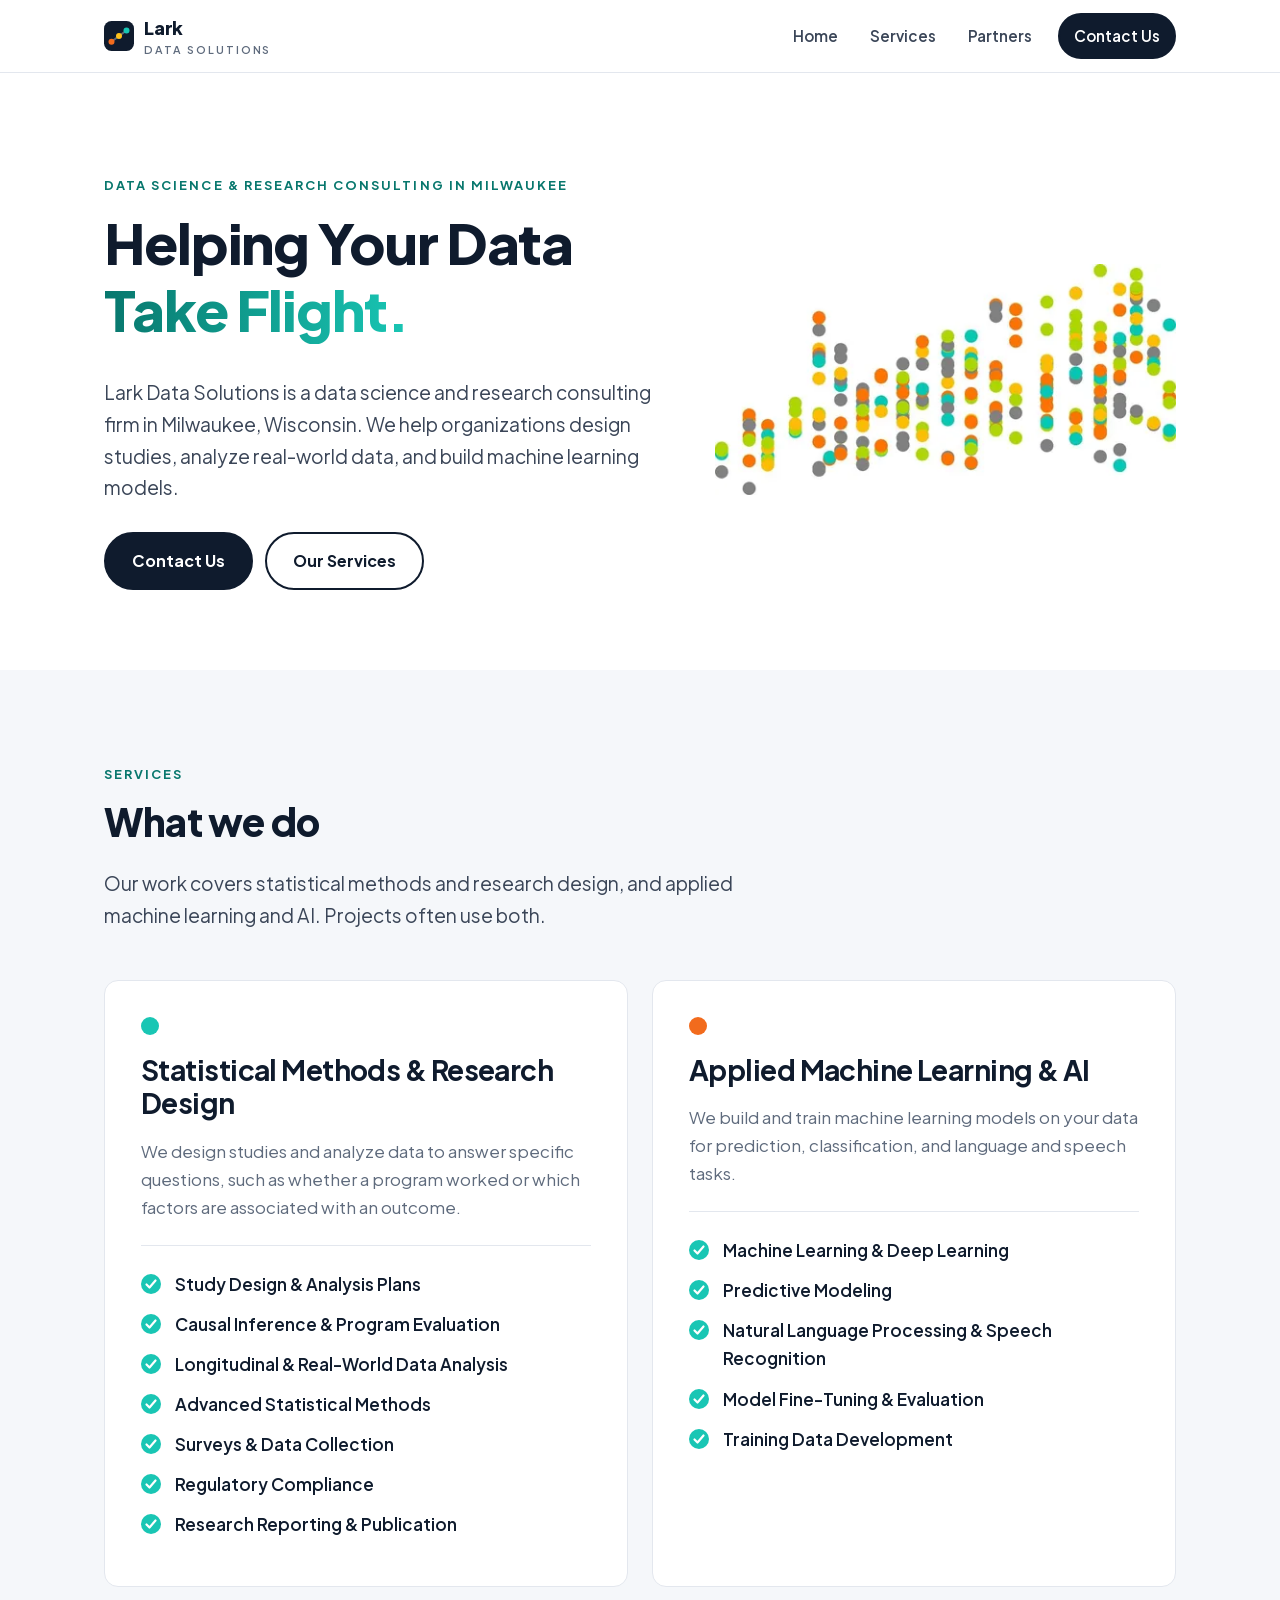
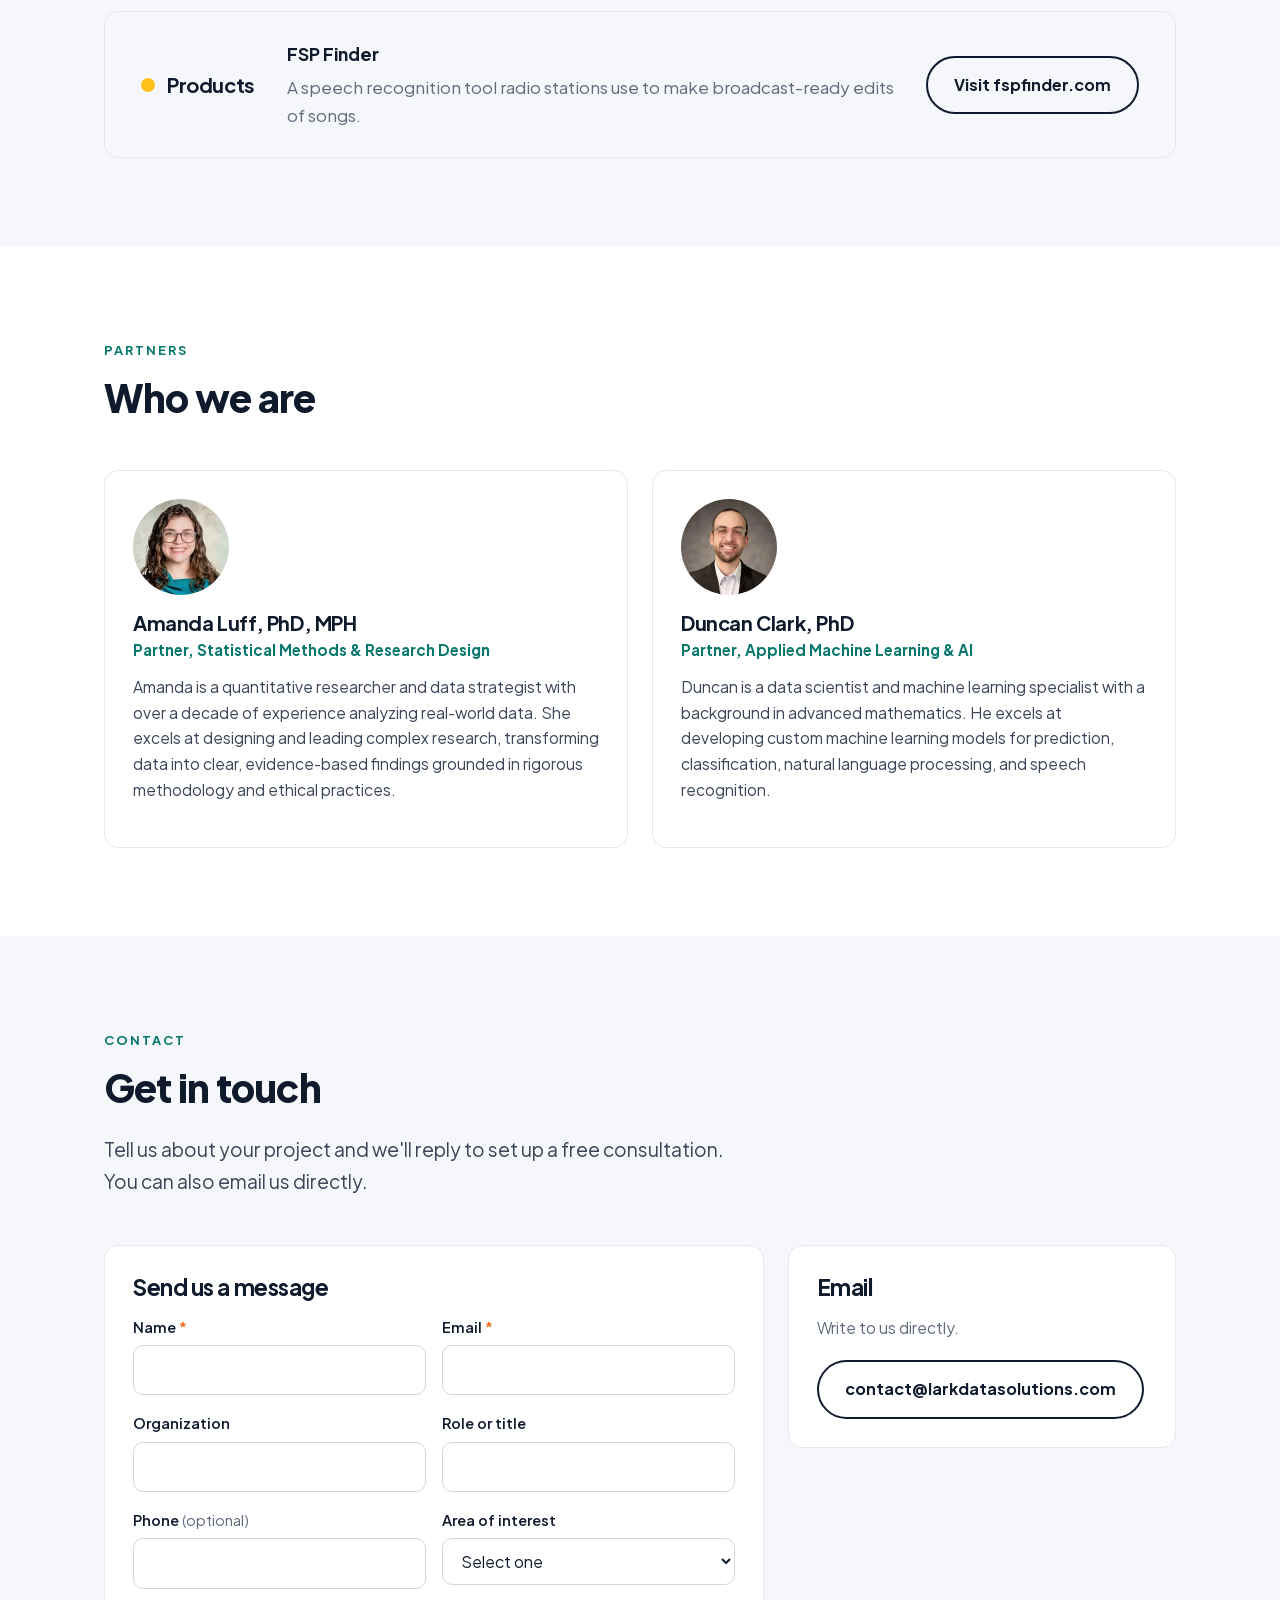
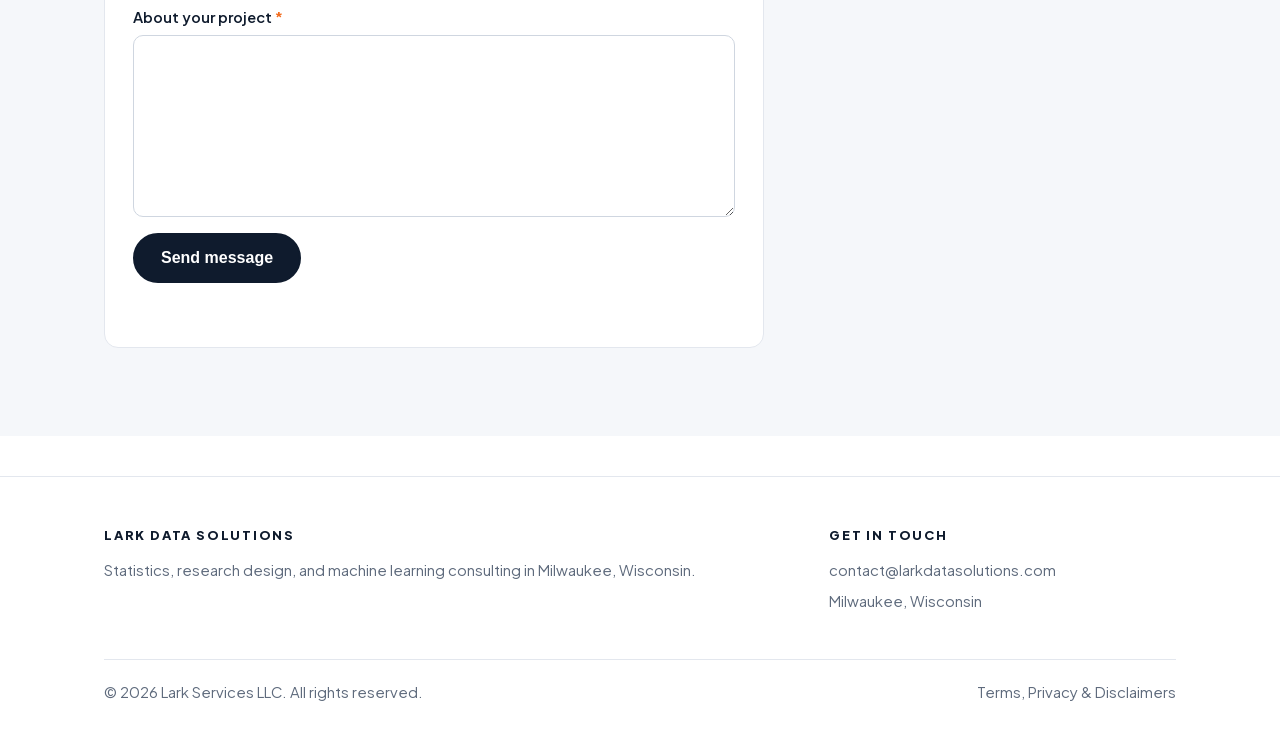
<file: docs/index.html>
<!doctype html>
<html lang="en">
<head>
  <meta charset="utf-8">
  <meta name="viewport" content="width=device-width, initial-scale=1">

  <!-- Google tag (gtag.js). The script loads after the page finishes loading so it
       doesn't slow the first paint on phones; calls made before then queue in dataLayer. -->
  <script>
    window.dataLayer = window.dataLayer || [];
    function gtag(){dataLayer.push(arguments);}
    gtag('js', new Date());
    gtag('config', 'G-YW9BVNQKPN');
    window.addEventListener('load', function () {
      var s = document.createElement('script');
      s.async = true;
      s.src = 'https://www.googletagmanager.com/gtag/js?id=G-YW9BVNQKPN';
      document.head.appendChild(s);
    });
  </script>

  <title>Lark Data Solutions | Data Science Consulting, Milwaukee</title>
  <meta name="description" content="Data science and research consulting firm in Milwaukee, WI. We design studies, analyze real-world data, and build machine learning models.">
  <meta name="robots" content="index, follow">
  <link rel="canonical" href="https://www.larkdatasolutions.com/">
  <meta name="theme-color" content="#0f1b2d">

  <meta property="og:type" content="website">
  <meta property="og:site_name" content="Lark Data Solutions">
  <meta property="og:title" content="Lark Data Solutions | Data Science Consulting, Milwaukee">
  <meta property="og:description" content="Data science and research consulting firm in Milwaukee, WI. We design studies, analyze real-world data, and build machine learning models.">
  <meta property="og:url" content="https://www.larkdatasolutions.com/">
  <meta property="og:image" content="https://www.larkdatasolutions.com/assets/img/og-image.png">
  <meta property="og:image:width" content="1200">
  <meta property="og:image:height" content="630">
  <meta property="og:image:alt" content="Lark Data Solutions: Helping Your Data Take Flight.">
  <meta property="og:locale" content="en_US">
  <meta name="twitter:card" content="summary_large_image">

  <link rel="icon" href="favicon.ico" sizes="any">
  <link rel="icon" href="favicon.svg" type="image/svg+xml">
  <link rel="apple-touch-icon" href="apple-touch-icon.png">

  <link rel="preload" href="assets/fonts/plus-jakarta-sans-latin.woff2" as="font" type="font/woff2" crossorigin>
  <link rel="stylesheet" href="assets/css/style.css?v=ce1d84a4">

  <script type="application/ld+json">
{
  "@context": "https://schema.org",
  "@graph": [
    {
      "@type": "WebSite",
      "@id": "https://www.larkdatasolutions.com/#website",
      "url": "https://www.larkdatasolutions.com/",
      "name": "Lark Data Solutions",
      "publisher": {
        "@id": "https://www.larkdatasolutions.com/#organization"
      }
    },
    {
      "@type": "ProfessionalService",
      "@id": "https://www.larkdatasolutions.com/#organization",
      "name": "Lark Data Solutions",
      "legalName": "Lark Services LLC",
      "url": "https://www.larkdatasolutions.com/",
      "email": "contact@larkdatasolutions.com",
      "logo": "https://www.larkdatasolutions.com/apple-touch-icon.png",
      "image": "https://www.larkdatasolutions.com/assets/img/og-image.png",
      "description": "Statistics, research design, and machine learning consulting in Milwaukee, Wisconsin.",
      "address": {
        "@type": "PostalAddress",
        "addressLocality": "Milwaukee",
        "addressRegion": "WI",
        "addressCountry": "US"
      },
      "areaServed": "Worldwide",
      "knowsAbout": [
        "Statistical methods",
        "Research design",
        "Causal inference",
        "Program evaluation",
        "Real-world data",
        "Clinical trials",
        "Research protocols",
        "Machine learning",
        "Deep learning",
        "Speech recognition",
        "Predictive modeling"
      ],
      "founder": [
        {
          "@id": "https://www.larkdatasolutions.com/#duncan-clark"
        },
        {
          "@id": "https://www.larkdatasolutions.com/#amanda-luff"
        }
      ]
    },
    {
      "@type": "Person",
      "@id": "https://www.larkdatasolutions.com/#duncan-clark",
      "name": "Duncan Clark",
      "honorificSuffix": "PhD",
      "jobTitle": "Partner, Applied Machine Learning & AI",
      "image": "https://www.larkdatasolutions.com/assets/img/duncan-clark.webp",
      "alumniOf": {
        "@type": "CollegeOrUniversity",
        "name": "The Ohio State University"
      },
      "knowsAbout": [
        "Machine learning",
        "Speech recognition",
        "Algebraic topology"
      ],
      "worksFor": {
        "@id": "https://www.larkdatasolutions.com/#organization"
      }
    },
    {
      "@type": "Person",
      "@id": "https://www.larkdatasolutions.com/#amanda-luff",
      "name": "Amanda Luff",
      "honorificSuffix": "PhD",
      "jobTitle": "Partner, Statistical Methods & Research Design",
      "image": "https://www.larkdatasolutions.com/assets/img/amanda-luff.webp",
      "alumniOf": {
        "@type": "CollegeOrUniversity",
        "name": "The Ohio State University"
      },
      "knowsAbout": [
        "Statistical methods",
        "Research design",
        "Causal inference",
        "Epidemiology",
        "Clinical research"
      ],
      "worksFor": {
        "@id": "https://www.larkdatasolutions.com/#organization"
      }
    },
    {
      "@type": "Service",
      "name": "Statistical Methods & Research Design",
      "description": "We design studies and analyze data to answer specific questions, such as whether a program worked or which factors are associated with an outcome.",
      "serviceType": "Statistical Methods & Research Design",
      "provider": {
        "@id": "https://www.larkdatasolutions.com/#organization"
      },
      "areaServed": "Worldwide",
      "url": "https://www.larkdatasolutions.com/#statistics-research-design",
      "hasOfferCatalog": {
        "@type": "OfferCatalog",
        "name": "Statistical Methods & Research Design",
        "itemListElement": [
          {
            "@type": "Offer",
            "itemOffered": {
              "@type": "Service",
              "name": "Study Design & Analysis Plans"
            }
          },
          {
            "@type": "Offer",
            "itemOffered": {
              "@type": "Service",
              "name": "Causal Inference & Program Evaluation"
            }
          },
          {
            "@type": "Offer",
            "itemOffered": {
              "@type": "Service",
              "name": "Longitudinal & Real-World Data Analysis"
            }
          },
          {
            "@type": "Offer",
            "itemOffered": {
              "@type": "Service",
              "name": "Advanced Statistical Methods"
            }
          },
          {
            "@type": "Offer",
            "itemOffered": {
              "@type": "Service",
              "name": "Surveys & Data Collection"
            }
          },
          {
            "@type": "Offer",
            "itemOffered": {
              "@type": "Service",
              "name": "Regulatory Compliance"
            }
          },
          {
            "@type": "Offer",
            "itemOffered": {
              "@type": "Service",
              "name": "Research Reporting & Publication"
            }
          }
        ]
      }
    },
    {
      "@type": "Service",
      "name": "Applied Machine Learning & AI",
      "description": "We build and train machine learning models on your data for prediction, classification, and language and speech tasks.",
      "serviceType": "Applied Machine Learning & AI",
      "provider": {
        "@id": "https://www.larkdatasolutions.com/#organization"
      },
      "areaServed": "Worldwide",
      "url": "https://www.larkdatasolutions.com/#machine-learning-ai",
      "hasOfferCatalog": {
        "@type": "OfferCatalog",
        "name": "Applied Machine Learning & AI",
        "itemListElement": [
          {
            "@type": "Offer",
            "itemOffered": {
              "@type": "Service",
              "name": "Machine Learning & Deep Learning"
            }
          },
          {
            "@type": "Offer",
            "itemOffered": {
              "@type": "Service",
              "name": "Predictive Modeling"
            }
          },
          {
            "@type": "Offer",
            "itemOffered": {
              "@type": "Service",
              "name": "Natural Language Processing & Speech Recognition"
            }
          },
          {
            "@type": "Offer",
            "itemOffered": {
              "@type": "Service",
              "name": "Model Fine-Tuning & Evaluation"
            }
          },
          {
            "@type": "Offer",
            "itemOffered": {
              "@type": "Service",
              "name": "Training Data Development"
            }
          }
        ]
      }
    },
    {
      "@type": "SoftwareApplication",
      "name": "FSP Finder",
      "url": "https://fspfinder.com",
      "applicationCategory": "MultimediaApplication",
      "operatingSystem": "Web",
      "description": "A speech recognition tool radio stations use to make broadcast-ready edits of songs.",
      "publisher": {
        "@id": "https://www.larkdatasolutions.com/#organization"
      }
    }
  ]
}
  </script>
</head>
<body id="top">
  <a class="skip-link" href="#main">Skip to main content</a>

  <header class="site-header">
    <div class="container">
      <a class="brand" href="./" aria-label="Lark Data Solutions home">
        <img class="brand-mark" src="assets/img/mark.svg" alt="Lark Data Solutions logo: three colored dots on a dark square" aria-hidden="true" width="30" height="30">
        <span>Lark<small>Data Solutions</small></span>
      </a>
      <button class="nav-toggle" aria-expanded="false" aria-controls="site-nav" aria-label="Open menu"><svg width="26" height="26" viewBox="0 0 24 24" fill="none" stroke="currentColor" stroke-width="2" stroke-linecap="round" aria-hidden="true"><path d="M4 7h16M4 12h16M4 17h16"/></svg></button>
      <nav class="nav" id="site-nav" aria-label="Main">
        <a href="#top">Home</a>
        <a href="#services">Services</a>
        <a href="#partners">Partners</a>
        <a class="btn" href="#contact">Contact Us</a>
      </nav>
    </div>
  </header>

  <main id="main">
    <section class="hero">
      <div class="container">
        <div>
          <h1 class="eyebrow">Data Science &amp; Research Consulting in Milwaukee</h1>
          <p class="tagline">Helping Your Data <span>Take Flight.</span></p>
          <p class="lead">Lark Data Solutions is a data science and research consulting firm in Milwaukee, Wisconsin. We help organizations design studies, analyze real-world data, and build machine learning models.</p>
          <div class="btn-row">
            <a class="btn" href="#contact">Contact Us</a>
            <a class="btn btn-ghost" href="#services">Our Services</a>
          </div>
        </div>
        <div class="hero-art">
          <img src="assets/img/data-dots-720.webp" srcset="assets/img/data-dots-480.webp 480w, assets/img/data-dots-720.webp 720w, assets/img/data-dots.webp 1000w" sizes="(max-width: 860px) min(100vw - 32px, 480px), 480px" width="1000" height="501" alt="Decorative graphic of orange, yellow, green, teal, and gray dots arranged in rising columns, like a scatter plot" aria-hidden="true" fetchpriority="high">
        </div>
      </div>
    </section>

    <section class="section-soft anchor" id="services" aria-labelledby="services-heading">
      <div class="container">
        <div class="section-head">
          <span class="eyebrow">Services</span>
          <h2 id="services-heading">What we do</h2>
          <p class="lead">Our work covers statistical methods and research design, and applied machine learning and AI. Projects often use both.</p>
        </div>
        <div class="line-grid">
          <article class="line-card" id="statistics-research-design" aria-labelledby="statistics-research-design-h">
            <div class="dot c-teal" aria-hidden="true"></div>
            <h3 id="statistics-research-design-h">Statistical Methods &amp; Research Design</h3>
            <p>We design studies and analyze data to answer specific questions, such as whether a program worked or which factors are associated with an outcome.</p>
            <ul class="checklist">
              <li>Study Design &amp; Analysis Plans</li>
              <li>Causal Inference &amp; Program Evaluation</li>
              <li>Longitudinal &amp; Real-World Data Analysis</li>
              <li>Advanced Statistical Methods</li>
              <li>Surveys &amp; Data Collection</li>
              <li>Regulatory Compliance</li>
              <li>Research Reporting &amp; Publication</li>
            </ul>
          </article>
          <article class="line-card" id="machine-learning-ai" aria-labelledby="machine-learning-ai-h">
            <div class="dot c-orange" aria-hidden="true"></div>
            <h3 id="machine-learning-ai-h">Applied Machine Learning &amp; AI</h3>
            <p>We build and train machine learning models on your data for prediction, classification, and language and speech tasks.</p>
            <ul class="checklist">
              <li>Machine Learning &amp; Deep Learning</li>
              <li>Predictive Modeling</li>
              <li>Natural Language Processing &amp; Speech Recognition</li>
              <li>Model Fine-Tuning &amp; Evaluation</li>
              <li>Training Data Development</li>
            </ul>
          </article>
        </div>
        <article class="product-band" id="products" aria-labelledby="products-h">
          <div class="product-label">
            <div class="dot c-gold" aria-hidden="true"></div>
            <h3 id="products-h">Products</h3>
          </div>
          <div class="product-body">
            <h4>FSP Finder</h4>
            <p>A speech recognition tool radio stations use to make broadcast-ready edits of songs.</p>
          </div>
          <a class="btn btn-ghost" href="https://fspfinder.com" rel="noopener" target="_blank">Visit fspfinder.com</a>
        </article>
      </div>
    </section>

    <section class="anchor" id="partners" aria-labelledby="partners-heading">
      <div class="container">
        <div class="section-head">
          <span class="eyebrow">Partners</span>
          <h2 id="partners-heading">Who we are</h2>
        </div>
        <div class="grid grid-2">
          <article class="partner" id="amanda-luff">
            <img src="assets/img/amanda-luff-192.webp" srcset="assets/img/amanda-luff-192.webp 192w, assets/img/amanda-luff-320.webp 320w" sizes="96px" width="96" height="96" alt="Portrait of Amanda Luff, PhD, MPH" loading="lazy">
            <h3>Amanda Luff, PhD, MPH</h3>
            <p class="role">Partner, Statistical Methods &amp; Research Design</p>
            <p>Amanda is a quantitative researcher and data strategist with over a decade of experience analyzing real-world data. She excels at designing and leading complex research, transforming data into clear, evidence-based findings grounded in rigorous methodology and ethical practices.</p>
          </article>
          <article class="partner" id="duncan-clark">
            <img src="assets/img/duncan-clark-192.webp" srcset="assets/img/duncan-clark-192.webp 192w, assets/img/duncan-clark-320.webp 320w" sizes="96px" width="96" height="96" alt="Portrait of Duncan Clark, PhD" loading="lazy">
            <h3>Duncan Clark, PhD</h3>
            <p class="role">Partner, Applied Machine Learning &amp; AI</p>
            <p>Duncan is a data scientist and machine learning specialist with a background in advanced mathematics. He excels at developing custom machine learning models for prediction, classification, natural language processing, and speech recognition.</p>
          </article>
        </div>
      </div>
    </section>

    <section class="section-soft anchor" id="contact" aria-labelledby="contact-heading">
      <div class="container">
        <div class="section-head">
          <span class="eyebrow">Contact</span>
          <h2 id="contact-heading">Get in touch</h2>
          <p class="lead">Tell us about your project and we'll reply to set up a free consultation. You can also email us directly.</p>
        </div>
        <div class="contact-grid">
        <div class="card">
          <h3>Send us a message</h3>
          <form class="contact-form" action="https://formspree.io/f/mbgdzqze" method="POST">
            <input type="hidden" name="_subject" value="New inquiry from larkdatasolutions.com">
            <div class="field-row">
              <label>Name <span class="req" aria-hidden="true">*</span>
                <input type="text" name="name" autocomplete="name" required>
              </label>
              <label>Email <span class="req" aria-hidden="true">*</span>
                <input type="email" name="email" autocomplete="email" required>
              </label>
            </div>
            <div class="field-row">
              <label>Organization
                <input type="text" name="organization" autocomplete="organization">
              </label>
              <label>Role or title
                <input type="text" name="role" autocomplete="organization-title">
              </label>
            </div>
            <div class="field-row">
              <label>Phone <span class="opt">(optional)</span>
                <input type="tel" name="phone" autocomplete="tel">
              </label>
              <label>Area of interest
                <select name="area">
                  <option value="">Select one</option>
                  <option>Statistical Methods &amp; Research Design</option>
                  <option>Applied Machine Learning &amp; AI</option>
                  <option>Both</option>
                  <option>Not sure yet</option>
                </select>
              </label>
            </div>
            <label>About your project <span class="req" aria-hidden="true">*</span>
              <textarea name="message" rows="6" required></textarea>
            </label>
            <input type="text" name="_gotcha" class="hp" tabindex="-1" autocomplete="off" aria-hidden="true">
            <button class="btn" type="submit">Send message</button>
            <p class="form-status" role="status" aria-live="polite"></p>
          </form>
        </div>
        <div class="card">
          <h3>Email</h3>
          <p>Write to us directly.</p>
          <a class="btn btn-ghost" href="mailto:contact@larkdatasolutions.com">contact@larkdatasolutions.com</a>
        </div>
        </div>
      </div>
    </section>

    <script>
      (function () {
        var f = document.querySelector('.contact-form'), s = f.querySelector('.form-status'), b = f.querySelector('button');
        f.addEventListener('submit', function (e) {
          e.preventDefault();
          b.disabled = true; s.className = 'form-status'; s.textContent = 'Sending...';
          fetch(f.action, { method: 'POST', body: new FormData(f), headers: { 'Accept': 'application/json' } })
            .then(function (r) {
              if (!r.ok) throw new Error();
              if (window.gtag) gtag('event', 'generate_lead', { form: 'contact' });
              f.reset(); s.className = 'form-status ok';
              s.textContent = 'Thanks. We received your message and will reply by email.';
            })
            .catch(function () {
              s.className = 'form-status err';
              s.textContent = 'Your message could not be sent. Please email us at contact@larkdatasolutions.com.';
            })
            .finally(function () { b.disabled = false; });
        });
      })();
    </script>
  </main>

  <footer class="site-footer">
    <div class="container">
      <div>
        <p class="footer-head">Lark Data Solutions</p>
        <p>Statistics, research design, and machine learning consulting in Milwaukee, Wisconsin.</p>
      </div>
      <div>
        <p class="footer-head">Get in touch</p>
        <ul>
          <li><a href="mailto:contact@larkdatasolutions.com">contact@larkdatasolutions.com</a></li>
          <li>Milwaukee, Wisconsin</li>
        </ul>
      </div>
      <div class="footer-legal">
        <span>&copy; 2026 Lark Services LLC. All rights reserved.</span>
        <a href="policies/">Terms, Privacy &amp; Disclaimers</a>
      </div>
    </div>
  </footer>

  <script>
    (function () {
      var b = document.querySelector('.nav-toggle'), n = document.getElementById('site-nav');
      b.addEventListener('click', function () {
        var open = n.classList.toggle('open');
        b.setAttribute('aria-expanded', open);
        b.setAttribute('aria-label', open ? 'Close menu' : 'Open menu');
      });
      n.addEventListener('click', function (e) {
        if (e.target.closest('a')) {
          n.classList.remove('open');
          b.setAttribute('aria-expanded', false);
          b.setAttribute('aria-label', 'Open menu');
        }
      });
    })();
  </script>
</body>
</html>
</file>
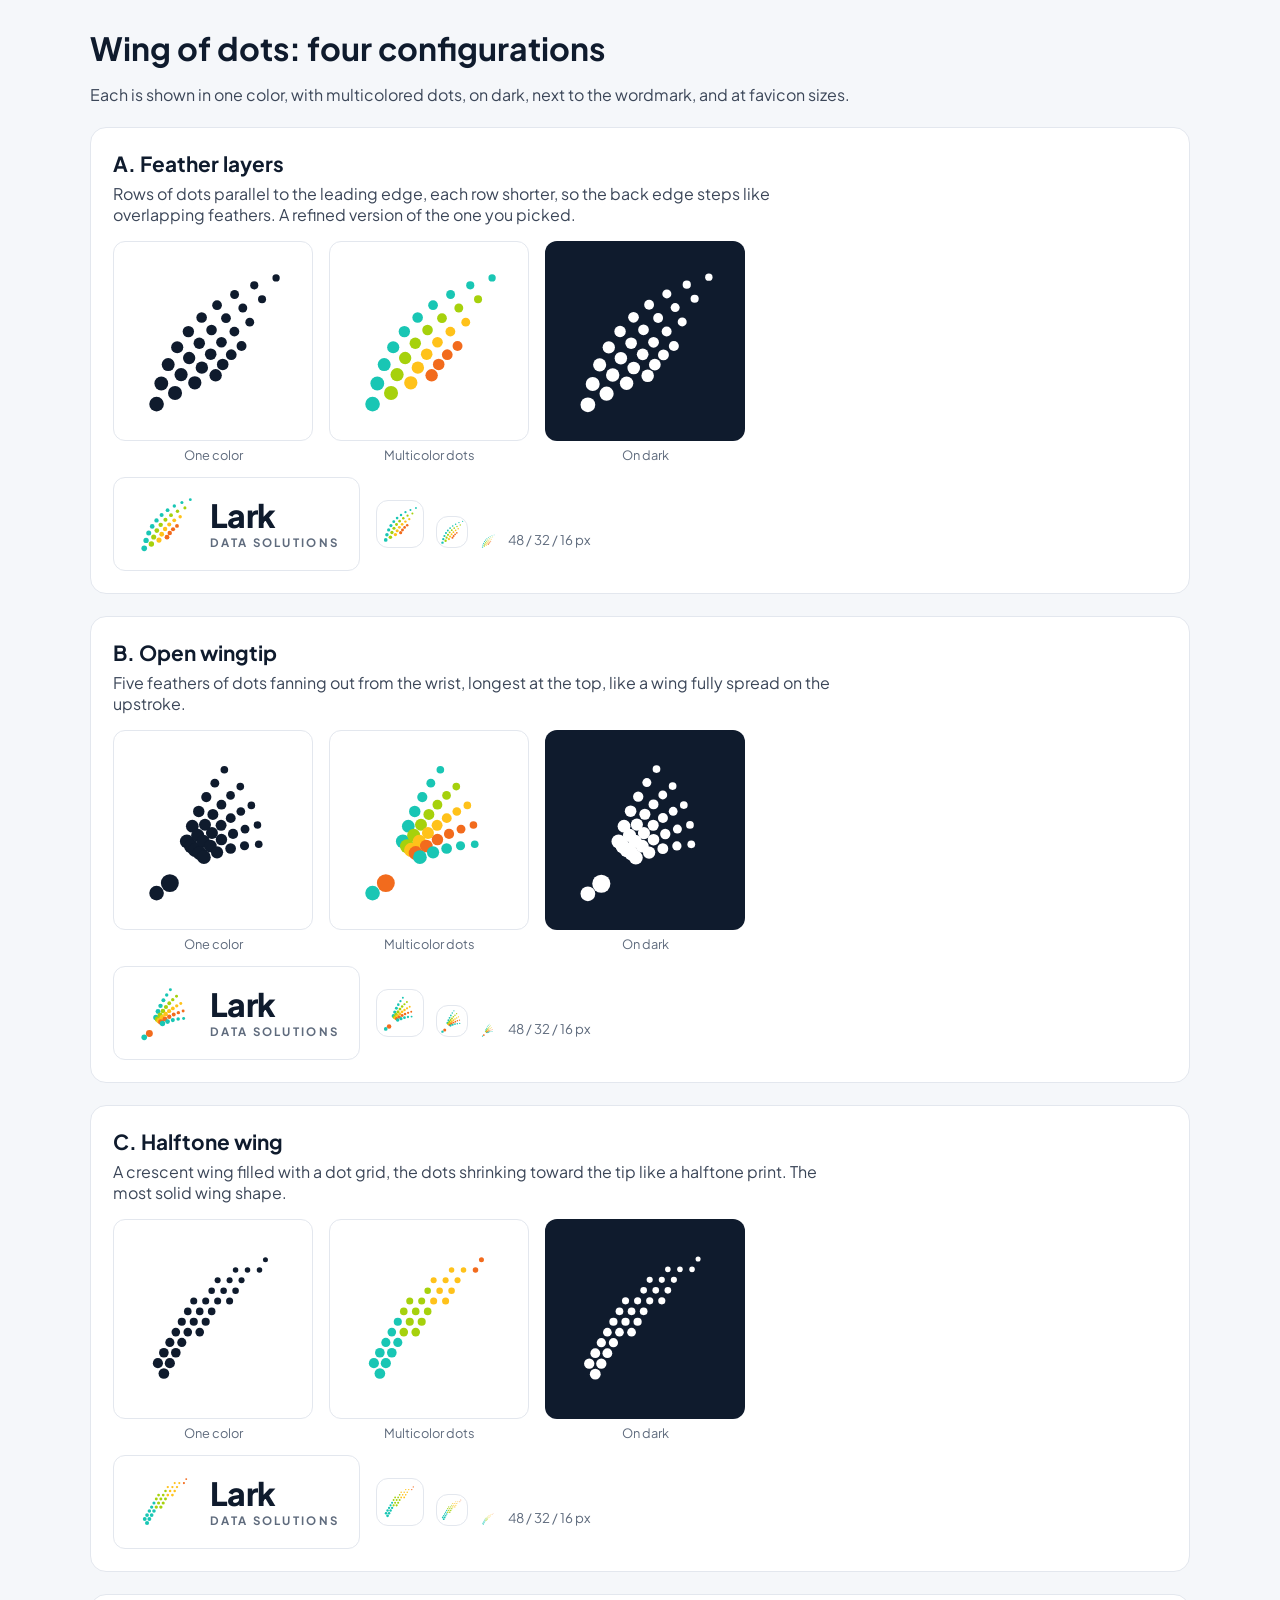
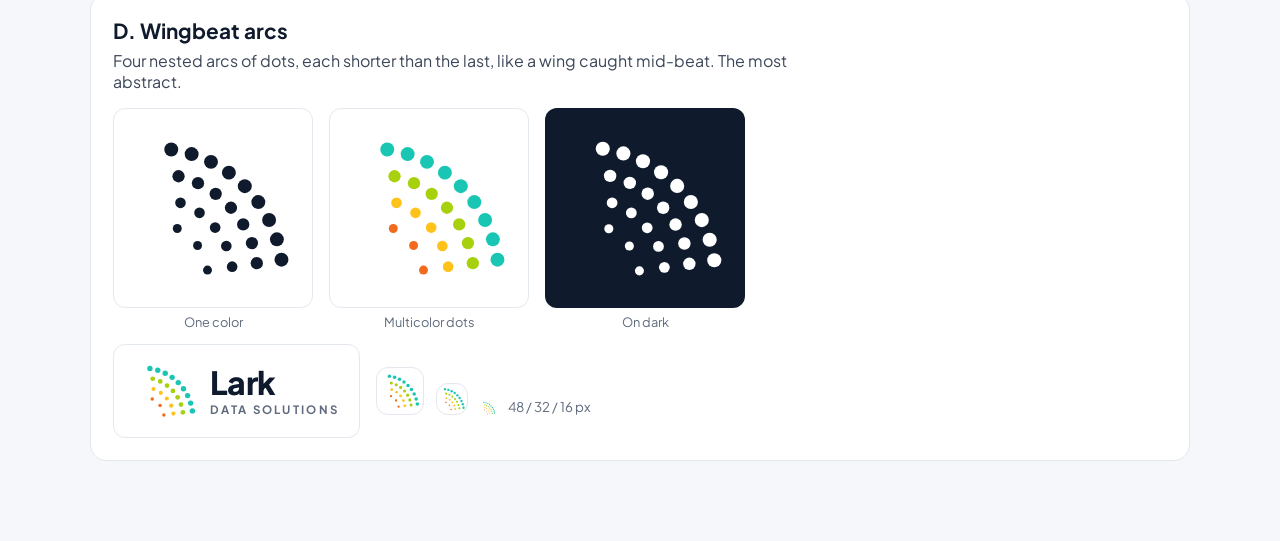
<file: brand/concepts/index.html>
<!doctype html><html lang="en"><head><meta charset="utf-8"><meta name="viewport" content="width=device-width,initial-scale=1">
<title>Lark Logo Concepts</title>
<link rel="stylesheet" href="https://fonts.googleapis.com/css2?family=Plus+Jakarta+Sans:wght@500;700;800&display=swap">
<style>
body{margin:0;background:#f5f7fa;font-family:"Plus Jakarta Sans",system-ui,sans-serif;color:#3b4658}
main{max-width:1100px;margin:0 auto;padding:28px 16px 80px}
h1{color:#0f1b2d;margin:0 0 4px} h2{color:#0f1b2d;margin:0 0 6px;font-size:1.3rem}
.concept{background:#fff;border:1px solid #e3e7ee;border-radius:16px;padding:22px;margin-top:22px}
.concept p{margin:0 0 16px;max-width:720px}
.row{display:flex;gap:16px;flex-wrap:wrap;align-items:center}
figure{margin:0} figcaption{font-size:.8rem;color:#5f6b7d;margin-top:6px;text-align:center}
.tile{border-radius:12px;display:flex;align-items:center;justify-content:center;box-sizing:border-box}
.tile svg,.s16 svg{width:100%;height:100%}
.light{background:#fff;border:1px solid #e3e7ee} .dark{background:#0f1b2d}
.big{width:200px;height:200px;padding:16px}
.lockup{display:flex;align-items:center;gap:12px;padding:14px 20px;border:1px solid #e3e7ee;border-radius:12px}
.lockup svg{width:64px;height:64px}
.lockup b{display:block;font-size:2rem;font-weight:800;color:#0f1b2d;line-height:1;letter-spacing:-.02em}
.lockup span{display:block;font-size:.72rem;font-weight:700;letter-spacing:.2em;text-transform:uppercase;color:#5f6b7d;margin-top:4px}
.sizes{display:flex;align-items:end;gap:12px} .sizes small{color:#5f6b7d}
.s48{width:48px;height:48px;padding:2px} .s32{width:32px;height:32px;padding:1px} .s16{width:16px;height:16px}
</style></head><body><main>
<h1>Wing of dots: four configurations</h1>
<p>Each is shown in one color, with multicolored dots, on dark, next to the wordmark, and at favicon sizes.</p>

<section class="concept">
  <h2>A. Feather layers</h2><p>Rows of dots parallel to the leading edge, each row shorter, so the back edge steps like overlapping feathers. A refined version of the one you picked.</p>
  <div class="row">
    <figure><div class="tile light big"><svg xmlns="http://www.w3.org/2000/svg" viewBox="0 0 100 100"><circle cx="16.00" cy="88.00" r="4.40" fill="#0f1b2d"/><circle cx="18.86" cy="75.60" r="4.16" fill="#0f1b2d"/><circle cx="23.01" cy="64.20" r="3.91" fill="#0f1b2d"/><circle cx="28.44" cy="53.78" r="3.67" fill="#0f1b2d"/><circle cx="35.16" cy="44.35" r="3.42" fill="#0f1b2d"/><circle cx="43.16" cy="35.90" r="3.18" fill="#0f1b2d"/><circle cx="52.44" cy="28.44" r="2.93" fill="#0f1b2d"/><circle cx="63.01" cy="21.98" r="2.69" fill="#0f1b2d"/><circle cx="74.86" cy="16.49" r="2.44" fill="#0f1b2d"/><circle cx="88.00" cy="12.00" r="2.20" fill="#0f1b2d"/><circle cx="27.13" cy="81.35" r="4.22" fill="#0f1b2d"/><circle cx="30.77" cy="70.25" r="3.97" fill="#0f1b2d"/><circle cx="35.64" cy="60.26" r="3.71" fill="#0f1b2d"/><circle cx="41.74" cy="51.32" r="3.45" fill="#0f1b2d"/><circle cx="49.11" cy="43.34" r="3.19" fill="#0f1b2d"/><circle cx="57.82" cy="36.28" r="2.94" fill="#0f1b2d"/><circle cx="67.95" cy="30.11" r="2.68" fill="#0f1b2d"/><circle cx="79.55" cy="24.86" r="2.42" fill="#0f1b2d"/><circle cx="39.04" cy="75.18" r="4.00" fill="#0f1b2d"/><circle cx="43.28" cy="66.04" r="3.74" fill="#0f1b2d"/><circle cx="48.61" cy="57.95" r="3.48" fill="#0f1b2d"/><circle cx="55.09" cy="50.76" r="3.21" fill="#0f1b2d"/><circle cx="62.88" cy="44.33" r="2.95" fill="#0f1b2d"/><circle cx="72.14" cy="38.64" r="2.68" fill="#0f1b2d"/><circle cx="51.58" cy="70.66" r="3.74" fill="#0f1b2d"/><circle cx="55.85" cy="64.12" r="3.49" fill="#0f1b2d"/><circle cx="60.99" cy="58.28" r="3.24" fill="#0f1b2d"/><circle cx="67.18" cy="52.96" r="2.99" fill="#0f1b2d"/></svg></div><figcaption>One color</figcaption></figure>
    <figure><div class="tile light big"><svg xmlns="http://www.w3.org/2000/svg" viewBox="0 0 100 100"><circle cx="16.00" cy="88.00" r="4.40" fill="#19c6b4"/><circle cx="18.86" cy="75.60" r="4.16" fill="#19c6b4"/><circle cx="23.01" cy="64.20" r="3.91" fill="#19c6b4"/><circle cx="28.44" cy="53.78" r="3.67" fill="#19c6b4"/><circle cx="35.16" cy="44.35" r="3.42" fill="#19c6b4"/><circle cx="43.16" cy="35.90" r="3.18" fill="#19c6b4"/><circle cx="52.44" cy="28.44" r="2.93" fill="#19c6b4"/><circle cx="63.01" cy="21.98" r="2.69" fill="#19c6b4"/><circle cx="74.86" cy="16.49" r="2.44" fill="#19c6b4"/><circle cx="88.00" cy="12.00" r="2.20" fill="#19c6b4"/><circle cx="27.13" cy="81.35" r="4.22" fill="#a6d10c"/><circle cx="30.77" cy="70.25" r="3.97" fill="#a6d10c"/><circle cx="35.64" cy="60.26" r="3.71" fill="#a6d10c"/><circle cx="41.74" cy="51.32" r="3.45" fill="#a6d10c"/><circle cx="49.11" cy="43.34" r="3.19" fill="#a6d10c"/><circle cx="57.82" cy="36.28" r="2.94" fill="#a6d10c"/><circle cx="67.95" cy="30.11" r="2.68" fill="#a6d10c"/><circle cx="79.55" cy="24.86" r="2.42" fill="#a6d10c"/><circle cx="39.04" cy="75.18" r="4.00" fill="#ffc21a"/><circle cx="43.28" cy="66.04" r="3.74" fill="#ffc21a"/><circle cx="48.61" cy="57.95" r="3.48" fill="#ffc21a"/><circle cx="55.09" cy="50.76" r="3.21" fill="#ffc21a"/><circle cx="62.88" cy="44.33" r="2.95" fill="#ffc21a"/><circle cx="72.14" cy="38.64" r="2.68" fill="#ffc21a"/><circle cx="51.58" cy="70.66" r="3.74" fill="#f26b1d"/><circle cx="55.85" cy="64.12" r="3.49" fill="#f26b1d"/><circle cx="60.99" cy="58.28" r="3.24" fill="#f26b1d"/><circle cx="67.18" cy="52.96" r="2.99" fill="#f26b1d"/></svg></div><figcaption>Multicolor dots</figcaption></figure>
    <figure><div class="tile dark big"><svg xmlns="http://www.w3.org/2000/svg" viewBox="0 0 100 100"><circle cx="16.00" cy="88.00" r="4.40" fill="#ffffff"/><circle cx="18.86" cy="75.60" r="4.16" fill="#ffffff"/><circle cx="23.01" cy="64.20" r="3.91" fill="#ffffff"/><circle cx="28.44" cy="53.78" r="3.67" fill="#ffffff"/><circle cx="35.16" cy="44.35" r="3.42" fill="#ffffff"/><circle cx="43.16" cy="35.90" r="3.18" fill="#ffffff"/><circle cx="52.44" cy="28.44" r="2.93" fill="#ffffff"/><circle cx="63.01" cy="21.98" r="2.69" fill="#ffffff"/><circle cx="74.86" cy="16.49" r="2.44" fill="#ffffff"/><circle cx="88.00" cy="12.00" r="2.20" fill="#ffffff"/><circle cx="27.13" cy="81.35" r="4.22" fill="#ffffff"/><circle cx="30.77" cy="70.25" r="3.97" fill="#ffffff"/><circle cx="35.64" cy="60.26" r="3.71" fill="#ffffff"/><circle cx="41.74" cy="51.32" r="3.45" fill="#ffffff"/><circle cx="49.11" cy="43.34" r="3.19" fill="#ffffff"/><circle cx="57.82" cy="36.28" r="2.94" fill="#ffffff"/><circle cx="67.95" cy="30.11" r="2.68" fill="#ffffff"/><circle cx="79.55" cy="24.86" r="2.42" fill="#ffffff"/><circle cx="39.04" cy="75.18" r="4.00" fill="#ffffff"/><circle cx="43.28" cy="66.04" r="3.74" fill="#ffffff"/><circle cx="48.61" cy="57.95" r="3.48" fill="#ffffff"/><circle cx="55.09" cy="50.76" r="3.21" fill="#ffffff"/><circle cx="62.88" cy="44.33" r="2.95" fill="#ffffff"/><circle cx="72.14" cy="38.64" r="2.68" fill="#ffffff"/><circle cx="51.58" cy="70.66" r="3.74" fill="#ffffff"/><circle cx="55.85" cy="64.12" r="3.49" fill="#ffffff"/><circle cx="60.99" cy="58.28" r="3.24" fill="#ffffff"/><circle cx="67.18" cy="52.96" r="2.99" fill="#ffffff"/></svg></div><figcaption>On dark</figcaption></figure>
  </div>
  <div class="row" style="margin-top:14px">
    <div class="lockup"><svg xmlns="http://www.w3.org/2000/svg" viewBox="0 0 100 100"><circle cx="16.00" cy="88.00" r="4.40" fill="#19c6b4"/><circle cx="18.86" cy="75.60" r="4.16" fill="#19c6b4"/><circle cx="23.01" cy="64.20" r="3.91" fill="#19c6b4"/><circle cx="28.44" cy="53.78" r="3.67" fill="#19c6b4"/><circle cx="35.16" cy="44.35" r="3.42" fill="#19c6b4"/><circle cx="43.16" cy="35.90" r="3.18" fill="#19c6b4"/><circle cx="52.44" cy="28.44" r="2.93" fill="#19c6b4"/><circle cx="63.01" cy="21.98" r="2.69" fill="#19c6b4"/><circle cx="74.86" cy="16.49" r="2.44" fill="#19c6b4"/><circle cx="88.00" cy="12.00" r="2.20" fill="#19c6b4"/><circle cx="27.13" cy="81.35" r="4.22" fill="#a6d10c"/><circle cx="30.77" cy="70.25" r="3.97" fill="#a6d10c"/><circle cx="35.64" cy="60.26" r="3.71" fill="#a6d10c"/><circle cx="41.74" cy="51.32" r="3.45" fill="#a6d10c"/><circle cx="49.11" cy="43.34" r="3.19" fill="#a6d10c"/><circle cx="57.82" cy="36.28" r="2.94" fill="#a6d10c"/><circle cx="67.95" cy="30.11" r="2.68" fill="#a6d10c"/><circle cx="79.55" cy="24.86" r="2.42" fill="#a6d10c"/><circle cx="39.04" cy="75.18" r="4.00" fill="#ffc21a"/><circle cx="43.28" cy="66.04" r="3.74" fill="#ffc21a"/><circle cx="48.61" cy="57.95" r="3.48" fill="#ffc21a"/><circle cx="55.09" cy="50.76" r="3.21" fill="#ffc21a"/><circle cx="62.88" cy="44.33" r="2.95" fill="#ffc21a"/><circle cx="72.14" cy="38.64" r="2.68" fill="#ffc21a"/><circle cx="51.58" cy="70.66" r="3.74" fill="#f26b1d"/><circle cx="55.85" cy="64.12" r="3.49" fill="#f26b1d"/><circle cx="60.99" cy="58.28" r="3.24" fill="#f26b1d"/><circle cx="67.18" cy="52.96" r="2.99" fill="#f26b1d"/></svg><div><b>Lark</b><span>Data Solutions</span></div></div>
    <div class="sizes"><div class="tile light s48"><svg xmlns="http://www.w3.org/2000/svg" viewBox="0 0 100 100"><circle cx="16.00" cy="88.00" r="4.40" fill="#19c6b4"/><circle cx="18.86" cy="75.60" r="4.16" fill="#19c6b4"/><circle cx="23.01" cy="64.20" r="3.91" fill="#19c6b4"/><circle cx="28.44" cy="53.78" r="3.67" fill="#19c6b4"/><circle cx="35.16" cy="44.35" r="3.42" fill="#19c6b4"/><circle cx="43.16" cy="35.90" r="3.18" fill="#19c6b4"/><circle cx="52.44" cy="28.44" r="2.93" fill="#19c6b4"/><circle cx="63.01" cy="21.98" r="2.69" fill="#19c6b4"/><circle cx="74.86" cy="16.49" r="2.44" fill="#19c6b4"/><circle cx="88.00" cy="12.00" r="2.20" fill="#19c6b4"/><circle cx="27.13" cy="81.35" r="4.22" fill="#a6d10c"/><circle cx="30.77" cy="70.25" r="3.97" fill="#a6d10c"/><circle cx="35.64" cy="60.26" r="3.71" fill="#a6d10c"/><circle cx="41.74" cy="51.32" r="3.45" fill="#a6d10c"/><circle cx="49.11" cy="43.34" r="3.19" fill="#a6d10c"/><circle cx="57.82" cy="36.28" r="2.94" fill="#a6d10c"/><circle cx="67.95" cy="30.11" r="2.68" fill="#a6d10c"/><circle cx="79.55" cy="24.86" r="2.42" fill="#a6d10c"/><circle cx="39.04" cy="75.18" r="4.00" fill="#ffc21a"/><circle cx="43.28" cy="66.04" r="3.74" fill="#ffc21a"/><circle cx="48.61" cy="57.95" r="3.48" fill="#ffc21a"/><circle cx="55.09" cy="50.76" r="3.21" fill="#ffc21a"/><circle cx="62.88" cy="44.33" r="2.95" fill="#ffc21a"/><circle cx="72.14" cy="38.64" r="2.68" fill="#ffc21a"/><circle cx="51.58" cy="70.66" r="3.74" fill="#f26b1d"/><circle cx="55.85" cy="64.12" r="3.49" fill="#f26b1d"/><circle cx="60.99" cy="58.28" r="3.24" fill="#f26b1d"/><circle cx="67.18" cy="52.96" r="2.99" fill="#f26b1d"/></svg></div><div class="tile light s32"><svg xmlns="http://www.w3.org/2000/svg" viewBox="0 0 100 100"><circle cx="16.00" cy="88.00" r="4.40" fill="#19c6b4"/><circle cx="18.86" cy="75.60" r="4.16" fill="#19c6b4"/><circle cx="23.01" cy="64.20" r="3.91" fill="#19c6b4"/><circle cx="28.44" cy="53.78" r="3.67" fill="#19c6b4"/><circle cx="35.16" cy="44.35" r="3.42" fill="#19c6b4"/><circle cx="43.16" cy="35.90" r="3.18" fill="#19c6b4"/><circle cx="52.44" cy="28.44" r="2.93" fill="#19c6b4"/><circle cx="63.01" cy="21.98" r="2.69" fill="#19c6b4"/><circle cx="74.86" cy="16.49" r="2.44" fill="#19c6b4"/><circle cx="88.00" cy="12.00" r="2.20" fill="#19c6b4"/><circle cx="27.13" cy="81.35" r="4.22" fill="#a6d10c"/><circle cx="30.77" cy="70.25" r="3.97" fill="#a6d10c"/><circle cx="35.64" cy="60.26" r="3.71" fill="#a6d10c"/><circle cx="41.74" cy="51.32" r="3.45" fill="#a6d10c"/><circle cx="49.11" cy="43.34" r="3.19" fill="#a6d10c"/><circle cx="57.82" cy="36.28" r="2.94" fill="#a6d10c"/><circle cx="67.95" cy="30.11" r="2.68" fill="#a6d10c"/><circle cx="79.55" cy="24.86" r="2.42" fill="#a6d10c"/><circle cx="39.04" cy="75.18" r="4.00" fill="#ffc21a"/><circle cx="43.28" cy="66.04" r="3.74" fill="#ffc21a"/><circle cx="48.61" cy="57.95" r="3.48" fill="#ffc21a"/><circle cx="55.09" cy="50.76" r="3.21" fill="#ffc21a"/><circle cx="62.88" cy="44.33" r="2.95" fill="#ffc21a"/><circle cx="72.14" cy="38.64" r="2.68" fill="#ffc21a"/><circle cx="51.58" cy="70.66" r="3.74" fill="#f26b1d"/><circle cx="55.85" cy="64.12" r="3.49" fill="#f26b1d"/><circle cx="60.99" cy="58.28" r="3.24" fill="#f26b1d"/><circle cx="67.18" cy="52.96" r="2.99" fill="#f26b1d"/></svg></div><div class="s16"><svg xmlns="http://www.w3.org/2000/svg" viewBox="0 0 100 100"><circle cx="16.00" cy="88.00" r="4.40" fill="#19c6b4"/><circle cx="18.86" cy="75.60" r="4.16" fill="#19c6b4"/><circle cx="23.01" cy="64.20" r="3.91" fill="#19c6b4"/><circle cx="28.44" cy="53.78" r="3.67" fill="#19c6b4"/><circle cx="35.16" cy="44.35" r="3.42" fill="#19c6b4"/><circle cx="43.16" cy="35.90" r="3.18" fill="#19c6b4"/><circle cx="52.44" cy="28.44" r="2.93" fill="#19c6b4"/><circle cx="63.01" cy="21.98" r="2.69" fill="#19c6b4"/><circle cx="74.86" cy="16.49" r="2.44" fill="#19c6b4"/><circle cx="88.00" cy="12.00" r="2.20" fill="#19c6b4"/><circle cx="27.13" cy="81.35" r="4.22" fill="#a6d10c"/><circle cx="30.77" cy="70.25" r="3.97" fill="#a6d10c"/><circle cx="35.64" cy="60.26" r="3.71" fill="#a6d10c"/><circle cx="41.74" cy="51.32" r="3.45" fill="#a6d10c"/><circle cx="49.11" cy="43.34" r="3.19" fill="#a6d10c"/><circle cx="57.82" cy="36.28" r="2.94" fill="#a6d10c"/><circle cx="67.95" cy="30.11" r="2.68" fill="#a6d10c"/><circle cx="79.55" cy="24.86" r="2.42" fill="#a6d10c"/><circle cx="39.04" cy="75.18" r="4.00" fill="#ffc21a"/><circle cx="43.28" cy="66.04" r="3.74" fill="#ffc21a"/><circle cx="48.61" cy="57.95" r="3.48" fill="#ffc21a"/><circle cx="55.09" cy="50.76" r="3.21" fill="#ffc21a"/><circle cx="62.88" cy="44.33" r="2.95" fill="#ffc21a"/><circle cx="72.14" cy="38.64" r="2.68" fill="#ffc21a"/><circle cx="51.58" cy="70.66" r="3.74" fill="#f26b1d"/><circle cx="55.85" cy="64.12" r="3.49" fill="#f26b1d"/><circle cx="60.99" cy="58.28" r="3.24" fill="#f26b1d"/><circle cx="67.18" cy="52.96" r="2.99" fill="#f26b1d"/></svg></div><small>48 / 32 / 16 px</small></div>
  </div>
</section>
<section class="concept">
  <h2>B. Open wingtip</h2><p>Five feathers of dots fanning out from the wrist, longest at the top, like a wing fully spread on the upstroke.</p>
  <div class="row">
    <figure><div class="tile light big"><svg xmlns="http://www.w3.org/2000/svg" viewBox="0 0 100 100"><circle cx="34.27" cy="56.86" r="4.22" fill="#0f1b2d"/><circle cx="37.53" cy="47.73" r="3.83" fill="#0f1b2d"/><circle cx="41.43" cy="38.81" r="3.45" fill="#0f1b2d"/><circle cx="45.96" cy="30.15" r="3.07" fill="#0f1b2d"/><circle cx="51.10" cy="21.77" r="2.68" fill="#0f1b2d"/><circle cx="56.84" cy="13.71" r="2.30" fill="#0f1b2d"/><circle cx="36.82" cy="59.84" r="4.27" fill="#0f1b2d"/><circle cx="40.79" cy="53.21" r="3.94" fill="#0f1b2d"/><circle cx="45.17" cy="46.80" r="3.61" fill="#0f1b2d"/><circle cx="49.93" cy="40.64" r="3.29" fill="#0f1b2d"/><circle cx="55.07" cy="34.75" r="2.96" fill="#0f1b2d"/><circle cx="60.58" cy="29.15" r="2.63" fill="#0f1b2d"/><circle cx="66.44" cy="23.84" r="2.30" fill="#0f1b2d"/><circle cx="39.26" cy="62.02" r="4.27" fill="#0f1b2d"/><circle cx="44.15" cy="56.79" r="3.94" fill="#0f1b2d"/><circle cx="49.36" cy="51.84" r="3.61" fill="#0f1b2d"/><circle cx="54.87" cy="47.19" r="3.29" fill="#0f1b2d"/><circle cx="60.68" cy="42.86" r="2.96" fill="#0f1b2d"/><circle cx="66.76" cy="38.85" r="2.63" fill="#0f1b2d"/><circle cx="73.10" cy="35.19" r="2.30" fill="#0f1b2d"/><circle cx="42.00" cy="63.93" r="4.22" fill="#0f1b2d"/><circle cx="48.39" cy="59.63" r="3.83" fill="#0f1b2d"/><circle cx="55.08" cy="55.78" r="3.45" fill="#0f1b2d"/><circle cx="62.06" cy="52.38" r="3.07" fill="#0f1b2d"/><circle cx="69.29" cy="49.45" r="2.68" fill="#0f1b2d"/><circle cx="76.77" cy="47.00" r="2.30" fill="#0f1b2d"/><circle cx="44.53" cy="66.40" r="4.14" fill="#0f1b2d"/><circle cx="52.44" cy="63.44" r="3.68" fill="#0f1b2d"/><circle cx="60.61" cy="61.13" r="3.22" fill="#0f1b2d"/><circle cx="68.99" cy="59.50" r="2.76" fill="#0f1b2d"/><circle cx="77.55" cy="58.55" r="2.30" fill="#0f1b2d"/><circle cx="24.00" cy="82.00" r="5.40" fill="#0f1b2d"/><circle cx="16.00" cy="88.00" r="4.40" fill="#0f1b2d"/></svg></div><figcaption>One color</figcaption></figure>
    <figure><div class="tile light big"><svg xmlns="http://www.w3.org/2000/svg" viewBox="0 0 100 100"><circle cx="34.27" cy="56.86" r="4.22" fill="#19c6b4"/><circle cx="37.53" cy="47.73" r="3.83" fill="#19c6b4"/><circle cx="41.43" cy="38.81" r="3.45" fill="#19c6b4"/><circle cx="45.96" cy="30.15" r="3.07" fill="#19c6b4"/><circle cx="51.10" cy="21.77" r="2.68" fill="#19c6b4"/><circle cx="56.84" cy="13.71" r="2.30" fill="#19c6b4"/><circle cx="36.82" cy="59.84" r="4.27" fill="#a6d10c"/><circle cx="40.79" cy="53.21" r="3.94" fill="#a6d10c"/><circle cx="45.17" cy="46.80" r="3.61" fill="#a6d10c"/><circle cx="49.93" cy="40.64" r="3.29" fill="#a6d10c"/><circle cx="55.07" cy="34.75" r="2.96" fill="#a6d10c"/><circle cx="60.58" cy="29.15" r="2.63" fill="#a6d10c"/><circle cx="66.44" cy="23.84" r="2.30" fill="#a6d10c"/><circle cx="39.26" cy="62.02" r="4.27" fill="#ffc21a"/><circle cx="44.15" cy="56.79" r="3.94" fill="#ffc21a"/><circle cx="49.36" cy="51.84" r="3.61" fill="#ffc21a"/><circle cx="54.87" cy="47.19" r="3.29" fill="#ffc21a"/><circle cx="60.68" cy="42.86" r="2.96" fill="#ffc21a"/><circle cx="66.76" cy="38.85" r="2.63" fill="#ffc21a"/><circle cx="73.10" cy="35.19" r="2.30" fill="#ffc21a"/><circle cx="42.00" cy="63.93" r="4.22" fill="#f26b1d"/><circle cx="48.39" cy="59.63" r="3.83" fill="#f26b1d"/><circle cx="55.08" cy="55.78" r="3.45" fill="#f26b1d"/><circle cx="62.06" cy="52.38" r="3.07" fill="#f26b1d"/><circle cx="69.29" cy="49.45" r="2.68" fill="#f26b1d"/><circle cx="76.77" cy="47.00" r="2.30" fill="#f26b1d"/><circle cx="44.53" cy="66.40" r="4.14" fill="#19c6b4"/><circle cx="52.44" cy="63.44" r="3.68" fill="#19c6b4"/><circle cx="60.61" cy="61.13" r="3.22" fill="#19c6b4"/><circle cx="68.99" cy="59.50" r="2.76" fill="#19c6b4"/><circle cx="77.55" cy="58.55" r="2.30" fill="#19c6b4"/><circle cx="24.00" cy="82.00" r="5.40" fill="#f26b1d"/><circle cx="16.00" cy="88.00" r="4.40" fill="#19c6b4"/></svg></div><figcaption>Multicolor dots</figcaption></figure>
    <figure><div class="tile dark big"><svg xmlns="http://www.w3.org/2000/svg" viewBox="0 0 100 100"><circle cx="34.27" cy="56.86" r="4.22" fill="#ffffff"/><circle cx="37.53" cy="47.73" r="3.83" fill="#ffffff"/><circle cx="41.43" cy="38.81" r="3.45" fill="#ffffff"/><circle cx="45.96" cy="30.15" r="3.07" fill="#ffffff"/><circle cx="51.10" cy="21.77" r="2.68" fill="#ffffff"/><circle cx="56.84" cy="13.71" r="2.30" fill="#ffffff"/><circle cx="36.82" cy="59.84" r="4.27" fill="#ffffff"/><circle cx="40.79" cy="53.21" r="3.94" fill="#ffffff"/><circle cx="45.17" cy="46.80" r="3.61" fill="#ffffff"/><circle cx="49.93" cy="40.64" r="3.29" fill="#ffffff"/><circle cx="55.07" cy="34.75" r="2.96" fill="#ffffff"/><circle cx="60.58" cy="29.15" r="2.63" fill="#ffffff"/><circle cx="66.44" cy="23.84" r="2.30" fill="#ffffff"/><circle cx="39.26" cy="62.02" r="4.27" fill="#ffffff"/><circle cx="44.15" cy="56.79" r="3.94" fill="#ffffff"/><circle cx="49.36" cy="51.84" r="3.61" fill="#ffffff"/><circle cx="54.87" cy="47.19" r="3.29" fill="#ffffff"/><circle cx="60.68" cy="42.86" r="2.96" fill="#ffffff"/><circle cx="66.76" cy="38.85" r="2.63" fill="#ffffff"/><circle cx="73.10" cy="35.19" r="2.30" fill="#ffffff"/><circle cx="42.00" cy="63.93" r="4.22" fill="#ffffff"/><circle cx="48.39" cy="59.63" r="3.83" fill="#ffffff"/><circle cx="55.08" cy="55.78" r="3.45" fill="#ffffff"/><circle cx="62.06" cy="52.38" r="3.07" fill="#ffffff"/><circle cx="69.29" cy="49.45" r="2.68" fill="#ffffff"/><circle cx="76.77" cy="47.00" r="2.30" fill="#ffffff"/><circle cx="44.53" cy="66.40" r="4.14" fill="#ffffff"/><circle cx="52.44" cy="63.44" r="3.68" fill="#ffffff"/><circle cx="60.61" cy="61.13" r="3.22" fill="#ffffff"/><circle cx="68.99" cy="59.50" r="2.76" fill="#ffffff"/><circle cx="77.55" cy="58.55" r="2.30" fill="#ffffff"/><circle cx="24.00" cy="82.00" r="5.40" fill="#ffffff"/><circle cx="16.00" cy="88.00" r="4.40" fill="#ffffff"/></svg></div><figcaption>On dark</figcaption></figure>
  </div>
  <div class="row" style="margin-top:14px">
    <div class="lockup"><svg xmlns="http://www.w3.org/2000/svg" viewBox="0 0 100 100"><circle cx="34.27" cy="56.86" r="4.22" fill="#19c6b4"/><circle cx="37.53" cy="47.73" r="3.83" fill="#19c6b4"/><circle cx="41.43" cy="38.81" r="3.45" fill="#19c6b4"/><circle cx="45.96" cy="30.15" r="3.07" fill="#19c6b4"/><circle cx="51.10" cy="21.77" r="2.68" fill="#19c6b4"/><circle cx="56.84" cy="13.71" r="2.30" fill="#19c6b4"/><circle cx="36.82" cy="59.84" r="4.27" fill="#a6d10c"/><circle cx="40.79" cy="53.21" r="3.94" fill="#a6d10c"/><circle cx="45.17" cy="46.80" r="3.61" fill="#a6d10c"/><circle cx="49.93" cy="40.64" r="3.29" fill="#a6d10c"/><circle cx="55.07" cy="34.75" r="2.96" fill="#a6d10c"/><circle cx="60.58" cy="29.15" r="2.63" fill="#a6d10c"/><circle cx="66.44" cy="23.84" r="2.30" fill="#a6d10c"/><circle cx="39.26" cy="62.02" r="4.27" fill="#ffc21a"/><circle cx="44.15" cy="56.79" r="3.94" fill="#ffc21a"/><circle cx="49.36" cy="51.84" r="3.61" fill="#ffc21a"/><circle cx="54.87" cy="47.19" r="3.29" fill="#ffc21a"/><circle cx="60.68" cy="42.86" r="2.96" fill="#ffc21a"/><circle cx="66.76" cy="38.85" r="2.63" fill="#ffc21a"/><circle cx="73.10" cy="35.19" r="2.30" fill="#ffc21a"/><circle cx="42.00" cy="63.93" r="4.22" fill="#f26b1d"/><circle cx="48.39" cy="59.63" r="3.83" fill="#f26b1d"/><circle cx="55.08" cy="55.78" r="3.45" fill="#f26b1d"/><circle cx="62.06" cy="52.38" r="3.07" fill="#f26b1d"/><circle cx="69.29" cy="49.45" r="2.68" fill="#f26b1d"/><circle cx="76.77" cy="47.00" r="2.30" fill="#f26b1d"/><circle cx="44.53" cy="66.40" r="4.14" fill="#19c6b4"/><circle cx="52.44" cy="63.44" r="3.68" fill="#19c6b4"/><circle cx="60.61" cy="61.13" r="3.22" fill="#19c6b4"/><circle cx="68.99" cy="59.50" r="2.76" fill="#19c6b4"/><circle cx="77.55" cy="58.55" r="2.30" fill="#19c6b4"/><circle cx="24.00" cy="82.00" r="5.40" fill="#f26b1d"/><circle cx="16.00" cy="88.00" r="4.40" fill="#19c6b4"/></svg><div><b>Lark</b><span>Data Solutions</span></div></div>
    <div class="sizes"><div class="tile light s48"><svg xmlns="http://www.w3.org/2000/svg" viewBox="0 0 100 100"><circle cx="34.27" cy="56.86" r="4.22" fill="#19c6b4"/><circle cx="37.53" cy="47.73" r="3.83" fill="#19c6b4"/><circle cx="41.43" cy="38.81" r="3.45" fill="#19c6b4"/><circle cx="45.96" cy="30.15" r="3.07" fill="#19c6b4"/><circle cx="51.10" cy="21.77" r="2.68" fill="#19c6b4"/><circle cx="56.84" cy="13.71" r="2.30" fill="#19c6b4"/><circle cx="36.82" cy="59.84" r="4.27" fill="#a6d10c"/><circle cx="40.79" cy="53.21" r="3.94" fill="#a6d10c"/><circle cx="45.17" cy="46.80" r="3.61" fill="#a6d10c"/><circle cx="49.93" cy="40.64" r="3.29" fill="#a6d10c"/><circle cx="55.07" cy="34.75" r="2.96" fill="#a6d10c"/><circle cx="60.58" cy="29.15" r="2.63" fill="#a6d10c"/><circle cx="66.44" cy="23.84" r="2.30" fill="#a6d10c"/><circle cx="39.26" cy="62.02" r="4.27" fill="#ffc21a"/><circle cx="44.15" cy="56.79" r="3.94" fill="#ffc21a"/><circle cx="49.36" cy="51.84" r="3.61" fill="#ffc21a"/><circle cx="54.87" cy="47.19" r="3.29" fill="#ffc21a"/><circle cx="60.68" cy="42.86" r="2.96" fill="#ffc21a"/><circle cx="66.76" cy="38.85" r="2.63" fill="#ffc21a"/><circle cx="73.10" cy="35.19" r="2.30" fill="#ffc21a"/><circle cx="42.00" cy="63.93" r="4.22" fill="#f26b1d"/><circle cx="48.39" cy="59.63" r="3.83" fill="#f26b1d"/><circle cx="55.08" cy="55.78" r="3.45" fill="#f26b1d"/><circle cx="62.06" cy="52.38" r="3.07" fill="#f26b1d"/><circle cx="69.29" cy="49.45" r="2.68" fill="#f26b1d"/><circle cx="76.77" cy="47.00" r="2.30" fill="#f26b1d"/><circle cx="44.53" cy="66.40" r="4.14" fill="#19c6b4"/><circle cx="52.44" cy="63.44" r="3.68" fill="#19c6b4"/><circle cx="60.61" cy="61.13" r="3.22" fill="#19c6b4"/><circle cx="68.99" cy="59.50" r="2.76" fill="#19c6b4"/><circle cx="77.55" cy="58.55" r="2.30" fill="#19c6b4"/><circle cx="24.00" cy="82.00" r="5.40" fill="#f26b1d"/><circle cx="16.00" cy="88.00" r="4.40" fill="#19c6b4"/></svg></div><div class="tile light s32"><svg xmlns="http://www.w3.org/2000/svg" viewBox="0 0 100 100"><circle cx="34.27" cy="56.86" r="4.22" fill="#19c6b4"/><circle cx="37.53" cy="47.73" r="3.83" fill="#19c6b4"/><circle cx="41.43" cy="38.81" r="3.45" fill="#19c6b4"/><circle cx="45.96" cy="30.15" r="3.07" fill="#19c6b4"/><circle cx="51.10" cy="21.77" r="2.68" fill="#19c6b4"/><circle cx="56.84" cy="13.71" r="2.30" fill="#19c6b4"/><circle cx="36.82" cy="59.84" r="4.27" fill="#a6d10c"/><circle cx="40.79" cy="53.21" r="3.94" fill="#a6d10c"/><circle cx="45.17" cy="46.80" r="3.61" fill="#a6d10c"/><circle cx="49.93" cy="40.64" r="3.29" fill="#a6d10c"/><circle cx="55.07" cy="34.75" r="2.96" fill="#a6d10c"/><circle cx="60.58" cy="29.15" r="2.63" fill="#a6d10c"/><circle cx="66.44" cy="23.84" r="2.30" fill="#a6d10c"/><circle cx="39.26" cy="62.02" r="4.27" fill="#ffc21a"/><circle cx="44.15" cy="56.79" r="3.94" fill="#ffc21a"/><circle cx="49.36" cy="51.84" r="3.61" fill="#ffc21a"/><circle cx="54.87" cy="47.19" r="3.29" fill="#ffc21a"/><circle cx="60.68" cy="42.86" r="2.96" fill="#ffc21a"/><circle cx="66.76" cy="38.85" r="2.63" fill="#ffc21a"/><circle cx="73.10" cy="35.19" r="2.30" fill="#ffc21a"/><circle cx="42.00" cy="63.93" r="4.22" fill="#f26b1d"/><circle cx="48.39" cy="59.63" r="3.83" fill="#f26b1d"/><circle cx="55.08" cy="55.78" r="3.45" fill="#f26b1d"/><circle cx="62.06" cy="52.38" r="3.07" fill="#f26b1d"/><circle cx="69.29" cy="49.45" r="2.68" fill="#f26b1d"/><circle cx="76.77" cy="47.00" r="2.30" fill="#f26b1d"/><circle cx="44.53" cy="66.40" r="4.14" fill="#19c6b4"/><circle cx="52.44" cy="63.44" r="3.68" fill="#19c6b4"/><circle cx="60.61" cy="61.13" r="3.22" fill="#19c6b4"/><circle cx="68.99" cy="59.50" r="2.76" fill="#19c6b4"/><circle cx="77.55" cy="58.55" r="2.30" fill="#19c6b4"/><circle cx="24.00" cy="82.00" r="5.40" fill="#f26b1d"/><circle cx="16.00" cy="88.00" r="4.40" fill="#19c6b4"/></svg></div><div class="s16"><svg xmlns="http://www.w3.org/2000/svg" viewBox="0 0 100 100"><circle cx="34.27" cy="56.86" r="4.22" fill="#19c6b4"/><circle cx="37.53" cy="47.73" r="3.83" fill="#19c6b4"/><circle cx="41.43" cy="38.81" r="3.45" fill="#19c6b4"/><circle cx="45.96" cy="30.15" r="3.07" fill="#19c6b4"/><circle cx="51.10" cy="21.77" r="2.68" fill="#19c6b4"/><circle cx="56.84" cy="13.71" r="2.30" fill="#19c6b4"/><circle cx="36.82" cy="59.84" r="4.27" fill="#a6d10c"/><circle cx="40.79" cy="53.21" r="3.94" fill="#a6d10c"/><circle cx="45.17" cy="46.80" r="3.61" fill="#a6d10c"/><circle cx="49.93" cy="40.64" r="3.29" fill="#a6d10c"/><circle cx="55.07" cy="34.75" r="2.96" fill="#a6d10c"/><circle cx="60.58" cy="29.15" r="2.63" fill="#a6d10c"/><circle cx="66.44" cy="23.84" r="2.30" fill="#a6d10c"/><circle cx="39.26" cy="62.02" r="4.27" fill="#ffc21a"/><circle cx="44.15" cy="56.79" r="3.94" fill="#ffc21a"/><circle cx="49.36" cy="51.84" r="3.61" fill="#ffc21a"/><circle cx="54.87" cy="47.19" r="3.29" fill="#ffc21a"/><circle cx="60.68" cy="42.86" r="2.96" fill="#ffc21a"/><circle cx="66.76" cy="38.85" r="2.63" fill="#ffc21a"/><circle cx="73.10" cy="35.19" r="2.30" fill="#ffc21a"/><circle cx="42.00" cy="63.93" r="4.22" fill="#f26b1d"/><circle cx="48.39" cy="59.63" r="3.83" fill="#f26b1d"/><circle cx="55.08" cy="55.78" r="3.45" fill="#f26b1d"/><circle cx="62.06" cy="52.38" r="3.07" fill="#f26b1d"/><circle cx="69.29" cy="49.45" r="2.68" fill="#f26b1d"/><circle cx="76.77" cy="47.00" r="2.30" fill="#f26b1d"/><circle cx="44.53" cy="66.40" r="4.14" fill="#19c6b4"/><circle cx="52.44" cy="63.44" r="3.68" fill="#19c6b4"/><circle cx="60.61" cy="61.13" r="3.22" fill="#19c6b4"/><circle cx="68.99" cy="59.50" r="2.76" fill="#19c6b4"/><circle cx="77.55" cy="58.55" r="2.30" fill="#19c6b4"/><circle cx="24.00" cy="82.00" r="5.40" fill="#f26b1d"/><circle cx="16.00" cy="88.00" r="4.40" fill="#19c6b4"/></svg></div><small>48 / 32 / 16 px</small></div>
  </div>
</section>
<section class="concept">
  <h2>C. Halftone wing</h2><p>A crescent wing filled with a dot grid, the dots shrinking toward the tip like a halftone print. The most solid wing shape.</p>
  <div class="row">
    <figure><div class="tile light big"><svg xmlns="http://www.w3.org/2000/svg" viewBox="0 0 100 100"><circle cx="81.60" cy="14.24" r="1.51" fill="#0f1b2d"/><circle cx="63.60" cy="20.47" r="1.66" fill="#0f1b2d"/><circle cx="70.80" cy="20.47" r="1.66" fill="#0f1b2d"/><circle cx="78.00" cy="20.47" r="1.66" fill="#0f1b2d"/><circle cx="52.80" cy="26.71" r="1.82" fill="#0f1b2d"/><circle cx="60.00" cy="26.71" r="1.82" fill="#0f1b2d"/><circle cx="67.20" cy="26.71" r="1.82" fill="#0f1b2d"/><circle cx="49.20" cy="32.94" r="1.97" fill="#0f1b2d"/><circle cx="56.40" cy="32.94" r="1.97" fill="#0f1b2d"/><circle cx="63.60" cy="32.94" r="1.97" fill="#0f1b2d"/><circle cx="38.40" cy="39.18" r="2.13" fill="#0f1b2d"/><circle cx="45.60" cy="39.18" r="2.13" fill="#0f1b2d"/><circle cx="52.80" cy="39.18" r="2.13" fill="#0f1b2d"/><circle cx="60.00" cy="39.18" r="2.13" fill="#0f1b2d"/><circle cx="34.80" cy="45.41" r="2.29" fill="#0f1b2d"/><circle cx="42.00" cy="45.41" r="2.29" fill="#0f1b2d"/><circle cx="49.20" cy="45.41" r="2.29" fill="#0f1b2d"/><circle cx="31.20" cy="51.65" r="2.44" fill="#0f1b2d"/><circle cx="38.40" cy="51.65" r="2.44" fill="#0f1b2d"/><circle cx="45.60" cy="51.65" r="2.44" fill="#0f1b2d"/><circle cx="27.60" cy="57.88" r="2.60" fill="#0f1b2d"/><circle cx="34.80" cy="57.88" r="2.60" fill="#0f1b2d"/><circle cx="42.00" cy="57.88" r="2.60" fill="#0f1b2d"/><circle cx="24.00" cy="64.12" r="2.75" fill="#0f1b2d"/><circle cx="31.20" cy="64.12" r="2.75" fill="#0f1b2d"/><circle cx="20.40" cy="70.35" r="2.91" fill="#0f1b2d"/><circle cx="27.60" cy="70.35" r="2.91" fill="#0f1b2d"/><circle cx="16.80" cy="76.59" r="3.06" fill="#0f1b2d"/><circle cx="24.00" cy="76.59" r="3.06" fill="#0f1b2d"/><circle cx="20.40" cy="82.82" r="3.22" fill="#0f1b2d"/></svg></div><figcaption>One color</figcaption></figure>
    <figure><div class="tile light big"><svg xmlns="http://www.w3.org/2000/svg" viewBox="0 0 100 100"><circle cx="81.60" cy="14.24" r="1.51" fill="#f26b1d"/><circle cx="63.60" cy="20.47" r="1.66" fill="#ffc21a"/><circle cx="70.80" cy="20.47" r="1.66" fill="#ffc21a"/><circle cx="78.00" cy="20.47" r="1.66" fill="#f26b1d"/><circle cx="52.80" cy="26.71" r="1.82" fill="#ffc21a"/><circle cx="60.00" cy="26.71" r="1.82" fill="#ffc21a"/><circle cx="67.20" cy="26.71" r="1.82" fill="#ffc21a"/><circle cx="49.20" cy="32.94" r="1.97" fill="#a6d10c"/><circle cx="56.40" cy="32.94" r="1.97" fill="#ffc21a"/><circle cx="63.60" cy="32.94" r="1.97" fill="#ffc21a"/><circle cx="38.40" cy="39.18" r="2.13" fill="#a6d10c"/><circle cx="45.60" cy="39.18" r="2.13" fill="#a6d10c"/><circle cx="52.80" cy="39.18" r="2.13" fill="#ffc21a"/><circle cx="60.00" cy="39.18" r="2.13" fill="#ffc21a"/><circle cx="34.80" cy="45.41" r="2.29" fill="#a6d10c"/><circle cx="42.00" cy="45.41" r="2.29" fill="#a6d10c"/><circle cx="49.20" cy="45.41" r="2.29" fill="#a6d10c"/><circle cx="31.20" cy="51.65" r="2.44" fill="#19c6b4"/><circle cx="38.40" cy="51.65" r="2.44" fill="#a6d10c"/><circle cx="45.60" cy="51.65" r="2.44" fill="#a6d10c"/><circle cx="27.60" cy="57.88" r="2.60" fill="#19c6b4"/><circle cx="34.80" cy="57.88" r="2.60" fill="#a6d10c"/><circle cx="42.00" cy="57.88" r="2.60" fill="#a6d10c"/><circle cx="24.00" cy="64.12" r="2.75" fill="#19c6b4"/><circle cx="31.20" cy="64.12" r="2.75" fill="#19c6b4"/><circle cx="20.40" cy="70.35" r="2.91" fill="#19c6b4"/><circle cx="27.60" cy="70.35" r="2.91" fill="#19c6b4"/><circle cx="16.80" cy="76.59" r="3.06" fill="#19c6b4"/><circle cx="24.00" cy="76.59" r="3.06" fill="#19c6b4"/><circle cx="20.40" cy="82.82" r="3.22" fill="#19c6b4"/></svg></div><figcaption>Multicolor dots</figcaption></figure>
    <figure><div class="tile dark big"><svg xmlns="http://www.w3.org/2000/svg" viewBox="0 0 100 100"><circle cx="81.60" cy="14.24" r="1.51" fill="#ffffff"/><circle cx="63.60" cy="20.47" r="1.66" fill="#ffffff"/><circle cx="70.80" cy="20.47" r="1.66" fill="#ffffff"/><circle cx="78.00" cy="20.47" r="1.66" fill="#ffffff"/><circle cx="52.80" cy="26.71" r="1.82" fill="#ffffff"/><circle cx="60.00" cy="26.71" r="1.82" fill="#ffffff"/><circle cx="67.20" cy="26.71" r="1.82" fill="#ffffff"/><circle cx="49.20" cy="32.94" r="1.97" fill="#ffffff"/><circle cx="56.40" cy="32.94" r="1.97" fill="#ffffff"/><circle cx="63.60" cy="32.94" r="1.97" fill="#ffffff"/><circle cx="38.40" cy="39.18" r="2.13" fill="#ffffff"/><circle cx="45.60" cy="39.18" r="2.13" fill="#ffffff"/><circle cx="52.80" cy="39.18" r="2.13" fill="#ffffff"/><circle cx="60.00" cy="39.18" r="2.13" fill="#ffffff"/><circle cx="34.80" cy="45.41" r="2.29" fill="#ffffff"/><circle cx="42.00" cy="45.41" r="2.29" fill="#ffffff"/><circle cx="49.20" cy="45.41" r="2.29" fill="#ffffff"/><circle cx="31.20" cy="51.65" r="2.44" fill="#ffffff"/><circle cx="38.40" cy="51.65" r="2.44" fill="#ffffff"/><circle cx="45.60" cy="51.65" r="2.44" fill="#ffffff"/><circle cx="27.60" cy="57.88" r="2.60" fill="#ffffff"/><circle cx="34.80" cy="57.88" r="2.60" fill="#ffffff"/><circle cx="42.00" cy="57.88" r="2.60" fill="#ffffff"/><circle cx="24.00" cy="64.12" r="2.75" fill="#ffffff"/><circle cx="31.20" cy="64.12" r="2.75" fill="#ffffff"/><circle cx="20.40" cy="70.35" r="2.91" fill="#ffffff"/><circle cx="27.60" cy="70.35" r="2.91" fill="#ffffff"/><circle cx="16.80" cy="76.59" r="3.06" fill="#ffffff"/><circle cx="24.00" cy="76.59" r="3.06" fill="#ffffff"/><circle cx="20.40" cy="82.82" r="3.22" fill="#ffffff"/></svg></div><figcaption>On dark</figcaption></figure>
  </div>
  <div class="row" style="margin-top:14px">
    <div class="lockup"><svg xmlns="http://www.w3.org/2000/svg" viewBox="0 0 100 100"><circle cx="81.60" cy="14.24" r="1.51" fill="#f26b1d"/><circle cx="63.60" cy="20.47" r="1.66" fill="#ffc21a"/><circle cx="70.80" cy="20.47" r="1.66" fill="#ffc21a"/><circle cx="78.00" cy="20.47" r="1.66" fill="#f26b1d"/><circle cx="52.80" cy="26.71" r="1.82" fill="#ffc21a"/><circle cx="60.00" cy="26.71" r="1.82" fill="#ffc21a"/><circle cx="67.20" cy="26.71" r="1.82" fill="#ffc21a"/><circle cx="49.20" cy="32.94" r="1.97" fill="#a6d10c"/><circle cx="56.40" cy="32.94" r="1.97" fill="#ffc21a"/><circle cx="63.60" cy="32.94" r="1.97" fill="#ffc21a"/><circle cx="38.40" cy="39.18" r="2.13" fill="#a6d10c"/><circle cx="45.60" cy="39.18" r="2.13" fill="#a6d10c"/><circle cx="52.80" cy="39.18" r="2.13" fill="#ffc21a"/><circle cx="60.00" cy="39.18" r="2.13" fill="#ffc21a"/><circle cx="34.80" cy="45.41" r="2.29" fill="#a6d10c"/><circle cx="42.00" cy="45.41" r="2.29" fill="#a6d10c"/><circle cx="49.20" cy="45.41" r="2.29" fill="#a6d10c"/><circle cx="31.20" cy="51.65" r="2.44" fill="#19c6b4"/><circle cx="38.40" cy="51.65" r="2.44" fill="#a6d10c"/><circle cx="45.60" cy="51.65" r="2.44" fill="#a6d10c"/><circle cx="27.60" cy="57.88" r="2.60" fill="#19c6b4"/><circle cx="34.80" cy="57.88" r="2.60" fill="#a6d10c"/><circle cx="42.00" cy="57.88" r="2.60" fill="#a6d10c"/><circle cx="24.00" cy="64.12" r="2.75" fill="#19c6b4"/><circle cx="31.20" cy="64.12" r="2.75" fill="#19c6b4"/><circle cx="20.40" cy="70.35" r="2.91" fill="#19c6b4"/><circle cx="27.60" cy="70.35" r="2.91" fill="#19c6b4"/><circle cx="16.80" cy="76.59" r="3.06" fill="#19c6b4"/><circle cx="24.00" cy="76.59" r="3.06" fill="#19c6b4"/><circle cx="20.40" cy="82.82" r="3.22" fill="#19c6b4"/></svg><div><b>Lark</b><span>Data Solutions</span></div></div>
    <div class="sizes"><div class="tile light s48"><svg xmlns="http://www.w3.org/2000/svg" viewBox="0 0 100 100"><circle cx="81.60" cy="14.24" r="1.51" fill="#f26b1d"/><circle cx="63.60" cy="20.47" r="1.66" fill="#ffc21a"/><circle cx="70.80" cy="20.47" r="1.66" fill="#ffc21a"/><circle cx="78.00" cy="20.47" r="1.66" fill="#f26b1d"/><circle cx="52.80" cy="26.71" r="1.82" fill="#ffc21a"/><circle cx="60.00" cy="26.71" r="1.82" fill="#ffc21a"/><circle cx="67.20" cy="26.71" r="1.82" fill="#ffc21a"/><circle cx="49.20" cy="32.94" r="1.97" fill="#a6d10c"/><circle cx="56.40" cy="32.94" r="1.97" fill="#ffc21a"/><circle cx="63.60" cy="32.94" r="1.97" fill="#ffc21a"/><circle cx="38.40" cy="39.18" r="2.13" fill="#a6d10c"/><circle cx="45.60" cy="39.18" r="2.13" fill="#a6d10c"/><circle cx="52.80" cy="39.18" r="2.13" fill="#ffc21a"/><circle cx="60.00" cy="39.18" r="2.13" fill="#ffc21a"/><circle cx="34.80" cy="45.41" r="2.29" fill="#a6d10c"/><circle cx="42.00" cy="45.41" r="2.29" fill="#a6d10c"/><circle cx="49.20" cy="45.41" r="2.29" fill="#a6d10c"/><circle cx="31.20" cy="51.65" r="2.44" fill="#19c6b4"/><circle cx="38.40" cy="51.65" r="2.44" fill="#a6d10c"/><circle cx="45.60" cy="51.65" r="2.44" fill="#a6d10c"/><circle cx="27.60" cy="57.88" r="2.60" fill="#19c6b4"/><circle cx="34.80" cy="57.88" r="2.60" fill="#a6d10c"/><circle cx="42.00" cy="57.88" r="2.60" fill="#a6d10c"/><circle cx="24.00" cy="64.12" r="2.75" fill="#19c6b4"/><circle cx="31.20" cy="64.12" r="2.75" fill="#19c6b4"/><circle cx="20.40" cy="70.35" r="2.91" fill="#19c6b4"/><circle cx="27.60" cy="70.35" r="2.91" fill="#19c6b4"/><circle cx="16.80" cy="76.59" r="3.06" fill="#19c6b4"/><circle cx="24.00" cy="76.59" r="3.06" fill="#19c6b4"/><circle cx="20.40" cy="82.82" r="3.22" fill="#19c6b4"/></svg></div><div class="tile light s32"><svg xmlns="http://www.w3.org/2000/svg" viewBox="0 0 100 100"><circle cx="81.60" cy="14.24" r="1.51" fill="#f26b1d"/><circle cx="63.60" cy="20.47" r="1.66" fill="#ffc21a"/><circle cx="70.80" cy="20.47" r="1.66" fill="#ffc21a"/><circle cx="78.00" cy="20.47" r="1.66" fill="#f26b1d"/><circle cx="52.80" cy="26.71" r="1.82" fill="#ffc21a"/><circle cx="60.00" cy="26.71" r="1.82" fill="#ffc21a"/><circle cx="67.20" cy="26.71" r="1.82" fill="#ffc21a"/><circle cx="49.20" cy="32.94" r="1.97" fill="#a6d10c"/><circle cx="56.40" cy="32.94" r="1.97" fill="#ffc21a"/><circle cx="63.60" cy="32.94" r="1.97" fill="#ffc21a"/><circle cx="38.40" cy="39.18" r="2.13" fill="#a6d10c"/><circle cx="45.60" cy="39.18" r="2.13" fill="#a6d10c"/><circle cx="52.80" cy="39.18" r="2.13" fill="#ffc21a"/><circle cx="60.00" cy="39.18" r="2.13" fill="#ffc21a"/><circle cx="34.80" cy="45.41" r="2.29" fill="#a6d10c"/><circle cx="42.00" cy="45.41" r="2.29" fill="#a6d10c"/><circle cx="49.20" cy="45.41" r="2.29" fill="#a6d10c"/><circle cx="31.20" cy="51.65" r="2.44" fill="#19c6b4"/><circle cx="38.40" cy="51.65" r="2.44" fill="#a6d10c"/><circle cx="45.60" cy="51.65" r="2.44" fill="#a6d10c"/><circle cx="27.60" cy="57.88" r="2.60" fill="#19c6b4"/><circle cx="34.80" cy="57.88" r="2.60" fill="#a6d10c"/><circle cx="42.00" cy="57.88" r="2.60" fill="#a6d10c"/><circle cx="24.00" cy="64.12" r="2.75" fill="#19c6b4"/><circle cx="31.20" cy="64.12" r="2.75" fill="#19c6b4"/><circle cx="20.40" cy="70.35" r="2.91" fill="#19c6b4"/><circle cx="27.60" cy="70.35" r="2.91" fill="#19c6b4"/><circle cx="16.80" cy="76.59" r="3.06" fill="#19c6b4"/><circle cx="24.00" cy="76.59" r="3.06" fill="#19c6b4"/><circle cx="20.40" cy="82.82" r="3.22" fill="#19c6b4"/></svg></div><div class="s16"><svg xmlns="http://www.w3.org/2000/svg" viewBox="0 0 100 100"><circle cx="81.60" cy="14.24" r="1.51" fill="#f26b1d"/><circle cx="63.60" cy="20.47" r="1.66" fill="#ffc21a"/><circle cx="70.80" cy="20.47" r="1.66" fill="#ffc21a"/><circle cx="78.00" cy="20.47" r="1.66" fill="#f26b1d"/><circle cx="52.80" cy="26.71" r="1.82" fill="#ffc21a"/><circle cx="60.00" cy="26.71" r="1.82" fill="#ffc21a"/><circle cx="67.20" cy="26.71" r="1.82" fill="#ffc21a"/><circle cx="49.20" cy="32.94" r="1.97" fill="#a6d10c"/><circle cx="56.40" cy="32.94" r="1.97" fill="#ffc21a"/><circle cx="63.60" cy="32.94" r="1.97" fill="#ffc21a"/><circle cx="38.40" cy="39.18" r="2.13" fill="#a6d10c"/><circle cx="45.60" cy="39.18" r="2.13" fill="#a6d10c"/><circle cx="52.80" cy="39.18" r="2.13" fill="#ffc21a"/><circle cx="60.00" cy="39.18" r="2.13" fill="#ffc21a"/><circle cx="34.80" cy="45.41" r="2.29" fill="#a6d10c"/><circle cx="42.00" cy="45.41" r="2.29" fill="#a6d10c"/><circle cx="49.20" cy="45.41" r="2.29" fill="#a6d10c"/><circle cx="31.20" cy="51.65" r="2.44" fill="#19c6b4"/><circle cx="38.40" cy="51.65" r="2.44" fill="#a6d10c"/><circle cx="45.60" cy="51.65" r="2.44" fill="#a6d10c"/><circle cx="27.60" cy="57.88" r="2.60" fill="#19c6b4"/><circle cx="34.80" cy="57.88" r="2.60" fill="#a6d10c"/><circle cx="42.00" cy="57.88" r="2.60" fill="#a6d10c"/><circle cx="24.00" cy="64.12" r="2.75" fill="#19c6b4"/><circle cx="31.20" cy="64.12" r="2.75" fill="#19c6b4"/><circle cx="20.40" cy="70.35" r="2.91" fill="#19c6b4"/><circle cx="27.60" cy="70.35" r="2.91" fill="#19c6b4"/><circle cx="16.80" cy="76.59" r="3.06" fill="#19c6b4"/><circle cx="24.00" cy="76.59" r="3.06" fill="#19c6b4"/><circle cx="20.40" cy="82.82" r="3.22" fill="#19c6b4"/></svg></div><small>48 / 32 / 16 px</small></div>
  </div>
</section>
<section class="concept">
  <h2>D. Wingbeat arcs</h2><p>Four nested arcs of dots, each shorter than the last, like a wing caught mid-beat. The most abstract.</p>
  <div class="row">
    <figure><div class="tile light big"><svg xmlns="http://www.w3.org/2000/svg" viewBox="0 0 100 100"><circle cx="91.24" cy="81.14" r="4.20" fill="#0f1b2d"/><circle cx="88.49" cy="68.87" r="4.20" fill="#0f1b2d"/><circle cx="83.80" cy="57.20" r="4.20" fill="#0f1b2d"/><circle cx="77.30" cy="46.43" r="4.20" fill="#0f1b2d"/><circle cx="69.15" cy="36.85" r="4.20" fill="#0f1b2d"/><circle cx="59.57" cy="28.70" r="4.20" fill="#0f1b2d"/><circle cx="48.80" cy="22.20" r="4.20" fill="#0f1b2d"/><circle cx="37.13" cy="17.51" r="4.20" fill="#0f1b2d"/><circle cx="24.86" cy="14.76" r="4.20" fill="#0f1b2d"/><circle cx="76.39" cy="83.23" r="3.70" fill="#0f1b2d"/><circle cx="73.45" cy="71.14" r="3.70" fill="#0f1b2d"/><circle cx="68.19" cy="59.87" r="3.70" fill="#0f1b2d"/><circle cx="60.82" cy="49.84" r="3.70" fill="#0f1b2d"/><circle cx="51.62" cy="41.47" r="3.70" fill="#0f1b2d"/><circle cx="40.96" cy="35.06" r="3.70" fill="#0f1b2d"/><circle cx="29.24" cy="30.87" r="3.70" fill="#0f1b2d"/><circle cx="61.53" cy="85.32" r="3.20" fill="#0f1b2d"/><circle cx="58.02" cy="72.86" r="3.20" fill="#0f1b2d"/><circle cx="51.30" cy="61.79" r="3.20" fill="#0f1b2d"/><circle cx="41.87" cy="52.92" r="3.20" fill="#0f1b2d"/><circle cx="30.42" cy="46.89" r="3.20" fill="#0f1b2d"/><circle cx="46.68" cy="87.41" r="2.70" fill="#0f1b2d"/><circle cx="40.70" cy="72.60" r="2.70" fill="#0f1b2d"/><circle cx="28.47" cy="62.34" r="2.70" fill="#0f1b2d"/></svg></div><figcaption>One color</figcaption></figure>
    <figure><div class="tile light big"><svg xmlns="http://www.w3.org/2000/svg" viewBox="0 0 100 100"><circle cx="91.24" cy="81.14" r="4.20" fill="#19c6b4"/><circle cx="88.49" cy="68.87" r="4.20" fill="#19c6b4"/><circle cx="83.80" cy="57.20" r="4.20" fill="#19c6b4"/><circle cx="77.30" cy="46.43" r="4.20" fill="#19c6b4"/><circle cx="69.15" cy="36.85" r="4.20" fill="#19c6b4"/><circle cx="59.57" cy="28.70" r="4.20" fill="#19c6b4"/><circle cx="48.80" cy="22.20" r="4.20" fill="#19c6b4"/><circle cx="37.13" cy="17.51" r="4.20" fill="#19c6b4"/><circle cx="24.86" cy="14.76" r="4.20" fill="#19c6b4"/><circle cx="76.39" cy="83.23" r="3.70" fill="#a6d10c"/><circle cx="73.45" cy="71.14" r="3.70" fill="#a6d10c"/><circle cx="68.19" cy="59.87" r="3.70" fill="#a6d10c"/><circle cx="60.82" cy="49.84" r="3.70" fill="#a6d10c"/><circle cx="51.62" cy="41.47" r="3.70" fill="#a6d10c"/><circle cx="40.96" cy="35.06" r="3.70" fill="#a6d10c"/><circle cx="29.24" cy="30.87" r="3.70" fill="#a6d10c"/><circle cx="61.53" cy="85.32" r="3.20" fill="#ffc21a"/><circle cx="58.02" cy="72.86" r="3.20" fill="#ffc21a"/><circle cx="51.30" cy="61.79" r="3.20" fill="#ffc21a"/><circle cx="41.87" cy="52.92" r="3.20" fill="#ffc21a"/><circle cx="30.42" cy="46.89" r="3.20" fill="#ffc21a"/><circle cx="46.68" cy="87.41" r="2.70" fill="#f26b1d"/><circle cx="40.70" cy="72.60" r="2.70" fill="#f26b1d"/><circle cx="28.47" cy="62.34" r="2.70" fill="#f26b1d"/></svg></div><figcaption>Multicolor dots</figcaption></figure>
    <figure><div class="tile dark big"><svg xmlns="http://www.w3.org/2000/svg" viewBox="0 0 100 100"><circle cx="91.24" cy="81.14" r="4.20" fill="#ffffff"/><circle cx="88.49" cy="68.87" r="4.20" fill="#ffffff"/><circle cx="83.80" cy="57.20" r="4.20" fill="#ffffff"/><circle cx="77.30" cy="46.43" r="4.20" fill="#ffffff"/><circle cx="69.15" cy="36.85" r="4.20" fill="#ffffff"/><circle cx="59.57" cy="28.70" r="4.20" fill="#ffffff"/><circle cx="48.80" cy="22.20" r="4.20" fill="#ffffff"/><circle cx="37.13" cy="17.51" r="4.20" fill="#ffffff"/><circle cx="24.86" cy="14.76" r="4.20" fill="#ffffff"/><circle cx="76.39" cy="83.23" r="3.70" fill="#ffffff"/><circle cx="73.45" cy="71.14" r="3.70" fill="#ffffff"/><circle cx="68.19" cy="59.87" r="3.70" fill="#ffffff"/><circle cx="60.82" cy="49.84" r="3.70" fill="#ffffff"/><circle cx="51.62" cy="41.47" r="3.70" fill="#ffffff"/><circle cx="40.96" cy="35.06" r="3.70" fill="#ffffff"/><circle cx="29.24" cy="30.87" r="3.70" fill="#ffffff"/><circle cx="61.53" cy="85.32" r="3.20" fill="#ffffff"/><circle cx="58.02" cy="72.86" r="3.20" fill="#ffffff"/><circle cx="51.30" cy="61.79" r="3.20" fill="#ffffff"/><circle cx="41.87" cy="52.92" r="3.20" fill="#ffffff"/><circle cx="30.42" cy="46.89" r="3.20" fill="#ffffff"/><circle cx="46.68" cy="87.41" r="2.70" fill="#ffffff"/><circle cx="40.70" cy="72.60" r="2.70" fill="#ffffff"/><circle cx="28.47" cy="62.34" r="2.70" fill="#ffffff"/></svg></div><figcaption>On dark</figcaption></figure>
  </div>
  <div class="row" style="margin-top:14px">
    <div class="lockup"><svg xmlns="http://www.w3.org/2000/svg" viewBox="0 0 100 100"><circle cx="91.24" cy="81.14" r="4.20" fill="#19c6b4"/><circle cx="88.49" cy="68.87" r="4.20" fill="#19c6b4"/><circle cx="83.80" cy="57.20" r="4.20" fill="#19c6b4"/><circle cx="77.30" cy="46.43" r="4.20" fill="#19c6b4"/><circle cx="69.15" cy="36.85" r="4.20" fill="#19c6b4"/><circle cx="59.57" cy="28.70" r="4.20" fill="#19c6b4"/><circle cx="48.80" cy="22.20" r="4.20" fill="#19c6b4"/><circle cx="37.13" cy="17.51" r="4.20" fill="#19c6b4"/><circle cx="24.86" cy="14.76" r="4.20" fill="#19c6b4"/><circle cx="76.39" cy="83.23" r="3.70" fill="#a6d10c"/><circle cx="73.45" cy="71.14" r="3.70" fill="#a6d10c"/><circle cx="68.19" cy="59.87" r="3.70" fill="#a6d10c"/><circle cx="60.82" cy="49.84" r="3.70" fill="#a6d10c"/><circle cx="51.62" cy="41.47" r="3.70" fill="#a6d10c"/><circle cx="40.96" cy="35.06" r="3.70" fill="#a6d10c"/><circle cx="29.24" cy="30.87" r="3.70" fill="#a6d10c"/><circle cx="61.53" cy="85.32" r="3.20" fill="#ffc21a"/><circle cx="58.02" cy="72.86" r="3.20" fill="#ffc21a"/><circle cx="51.30" cy="61.79" r="3.20" fill="#ffc21a"/><circle cx="41.87" cy="52.92" r="3.20" fill="#ffc21a"/><circle cx="30.42" cy="46.89" r="3.20" fill="#ffc21a"/><circle cx="46.68" cy="87.41" r="2.70" fill="#f26b1d"/><circle cx="40.70" cy="72.60" r="2.70" fill="#f26b1d"/><circle cx="28.47" cy="62.34" r="2.70" fill="#f26b1d"/></svg><div><b>Lark</b><span>Data Solutions</span></div></div>
    <div class="sizes"><div class="tile light s48"><svg xmlns="http://www.w3.org/2000/svg" viewBox="0 0 100 100"><circle cx="91.24" cy="81.14" r="4.20" fill="#19c6b4"/><circle cx="88.49" cy="68.87" r="4.20" fill="#19c6b4"/><circle cx="83.80" cy="57.20" r="4.20" fill="#19c6b4"/><circle cx="77.30" cy="46.43" r="4.20" fill="#19c6b4"/><circle cx="69.15" cy="36.85" r="4.20" fill="#19c6b4"/><circle cx="59.57" cy="28.70" r="4.20" fill="#19c6b4"/><circle cx="48.80" cy="22.20" r="4.20" fill="#19c6b4"/><circle cx="37.13" cy="17.51" r="4.20" fill="#19c6b4"/><circle cx="24.86" cy="14.76" r="4.20" fill="#19c6b4"/><circle cx="76.39" cy="83.23" r="3.70" fill="#a6d10c"/><circle cx="73.45" cy="71.14" r="3.70" fill="#a6d10c"/><circle cx="68.19" cy="59.87" r="3.70" fill="#a6d10c"/><circle cx="60.82" cy="49.84" r="3.70" fill="#a6d10c"/><circle cx="51.62" cy="41.47" r="3.70" fill="#a6d10c"/><circle cx="40.96" cy="35.06" r="3.70" fill="#a6d10c"/><circle cx="29.24" cy="30.87" r="3.70" fill="#a6d10c"/><circle cx="61.53" cy="85.32" r="3.20" fill="#ffc21a"/><circle cx="58.02" cy="72.86" r="3.20" fill="#ffc21a"/><circle cx="51.30" cy="61.79" r="3.20" fill="#ffc21a"/><circle cx="41.87" cy="52.92" r="3.20" fill="#ffc21a"/><circle cx="30.42" cy="46.89" r="3.20" fill="#ffc21a"/><circle cx="46.68" cy="87.41" r="2.70" fill="#f26b1d"/><circle cx="40.70" cy="72.60" r="2.70" fill="#f26b1d"/><circle cx="28.47" cy="62.34" r="2.70" fill="#f26b1d"/></svg></div><div class="tile light s32"><svg xmlns="http://www.w3.org/2000/svg" viewBox="0 0 100 100"><circle cx="91.24" cy="81.14" r="4.20" fill="#19c6b4"/><circle cx="88.49" cy="68.87" r="4.20" fill="#19c6b4"/><circle cx="83.80" cy="57.20" r="4.20" fill="#19c6b4"/><circle cx="77.30" cy="46.43" r="4.20" fill="#19c6b4"/><circle cx="69.15" cy="36.85" r="4.20" fill="#19c6b4"/><circle cx="59.57" cy="28.70" r="4.20" fill="#19c6b4"/><circle cx="48.80" cy="22.20" r="4.20" fill="#19c6b4"/><circle cx="37.13" cy="17.51" r="4.20" fill="#19c6b4"/><circle cx="24.86" cy="14.76" r="4.20" fill="#19c6b4"/><circle cx="76.39" cy="83.23" r="3.70" fill="#a6d10c"/><circle cx="73.45" cy="71.14" r="3.70" fill="#a6d10c"/><circle cx="68.19" cy="59.87" r="3.70" fill="#a6d10c"/><circle cx="60.82" cy="49.84" r="3.70" fill="#a6d10c"/><circle cx="51.62" cy="41.47" r="3.70" fill="#a6d10c"/><circle cx="40.96" cy="35.06" r="3.70" fill="#a6d10c"/><circle cx="29.24" cy="30.87" r="3.70" fill="#a6d10c"/><circle cx="61.53" cy="85.32" r="3.20" fill="#ffc21a"/><circle cx="58.02" cy="72.86" r="3.20" fill="#ffc21a"/><circle cx="51.30" cy="61.79" r="3.20" fill="#ffc21a"/><circle cx="41.87" cy="52.92" r="3.20" fill="#ffc21a"/><circle cx="30.42" cy="46.89" r="3.20" fill="#ffc21a"/><circle cx="46.68" cy="87.41" r="2.70" fill="#f26b1d"/><circle cx="40.70" cy="72.60" r="2.70" fill="#f26b1d"/><circle cx="28.47" cy="62.34" r="2.70" fill="#f26b1d"/></svg></div><div class="s16"><svg xmlns="http://www.w3.org/2000/svg" viewBox="0 0 100 100"><circle cx="91.24" cy="81.14" r="4.20" fill="#19c6b4"/><circle cx="88.49" cy="68.87" r="4.20" fill="#19c6b4"/><circle cx="83.80" cy="57.20" r="4.20" fill="#19c6b4"/><circle cx="77.30" cy="46.43" r="4.20" fill="#19c6b4"/><circle cx="69.15" cy="36.85" r="4.20" fill="#19c6b4"/><circle cx="59.57" cy="28.70" r="4.20" fill="#19c6b4"/><circle cx="48.80" cy="22.20" r="4.20" fill="#19c6b4"/><circle cx="37.13" cy="17.51" r="4.20" fill="#19c6b4"/><circle cx="24.86" cy="14.76" r="4.20" fill="#19c6b4"/><circle cx="76.39" cy="83.23" r="3.70" fill="#a6d10c"/><circle cx="73.45" cy="71.14" r="3.70" fill="#a6d10c"/><circle cx="68.19" cy="59.87" r="3.70" fill="#a6d10c"/><circle cx="60.82" cy="49.84" r="3.70" fill="#a6d10c"/><circle cx="51.62" cy="41.47" r="3.70" fill="#a6d10c"/><circle cx="40.96" cy="35.06" r="3.70" fill="#a6d10c"/><circle cx="29.24" cy="30.87" r="3.70" fill="#a6d10c"/><circle cx="61.53" cy="85.32" r="3.20" fill="#ffc21a"/><circle cx="58.02" cy="72.86" r="3.20" fill="#ffc21a"/><circle cx="51.30" cy="61.79" r="3.20" fill="#ffc21a"/><circle cx="41.87" cy="52.92" r="3.20" fill="#ffc21a"/><circle cx="30.42" cy="46.89" r="3.20" fill="#ffc21a"/><circle cx="46.68" cy="87.41" r="2.70" fill="#f26b1d"/><circle cx="40.70" cy="72.60" r="2.70" fill="#f26b1d"/><circle cx="28.47" cy="62.34" r="2.70" fill="#f26b1d"/></svg></div><small>48 / 32 / 16 px</small></div>
  </div>
</section>
</main></body></html>
</file>
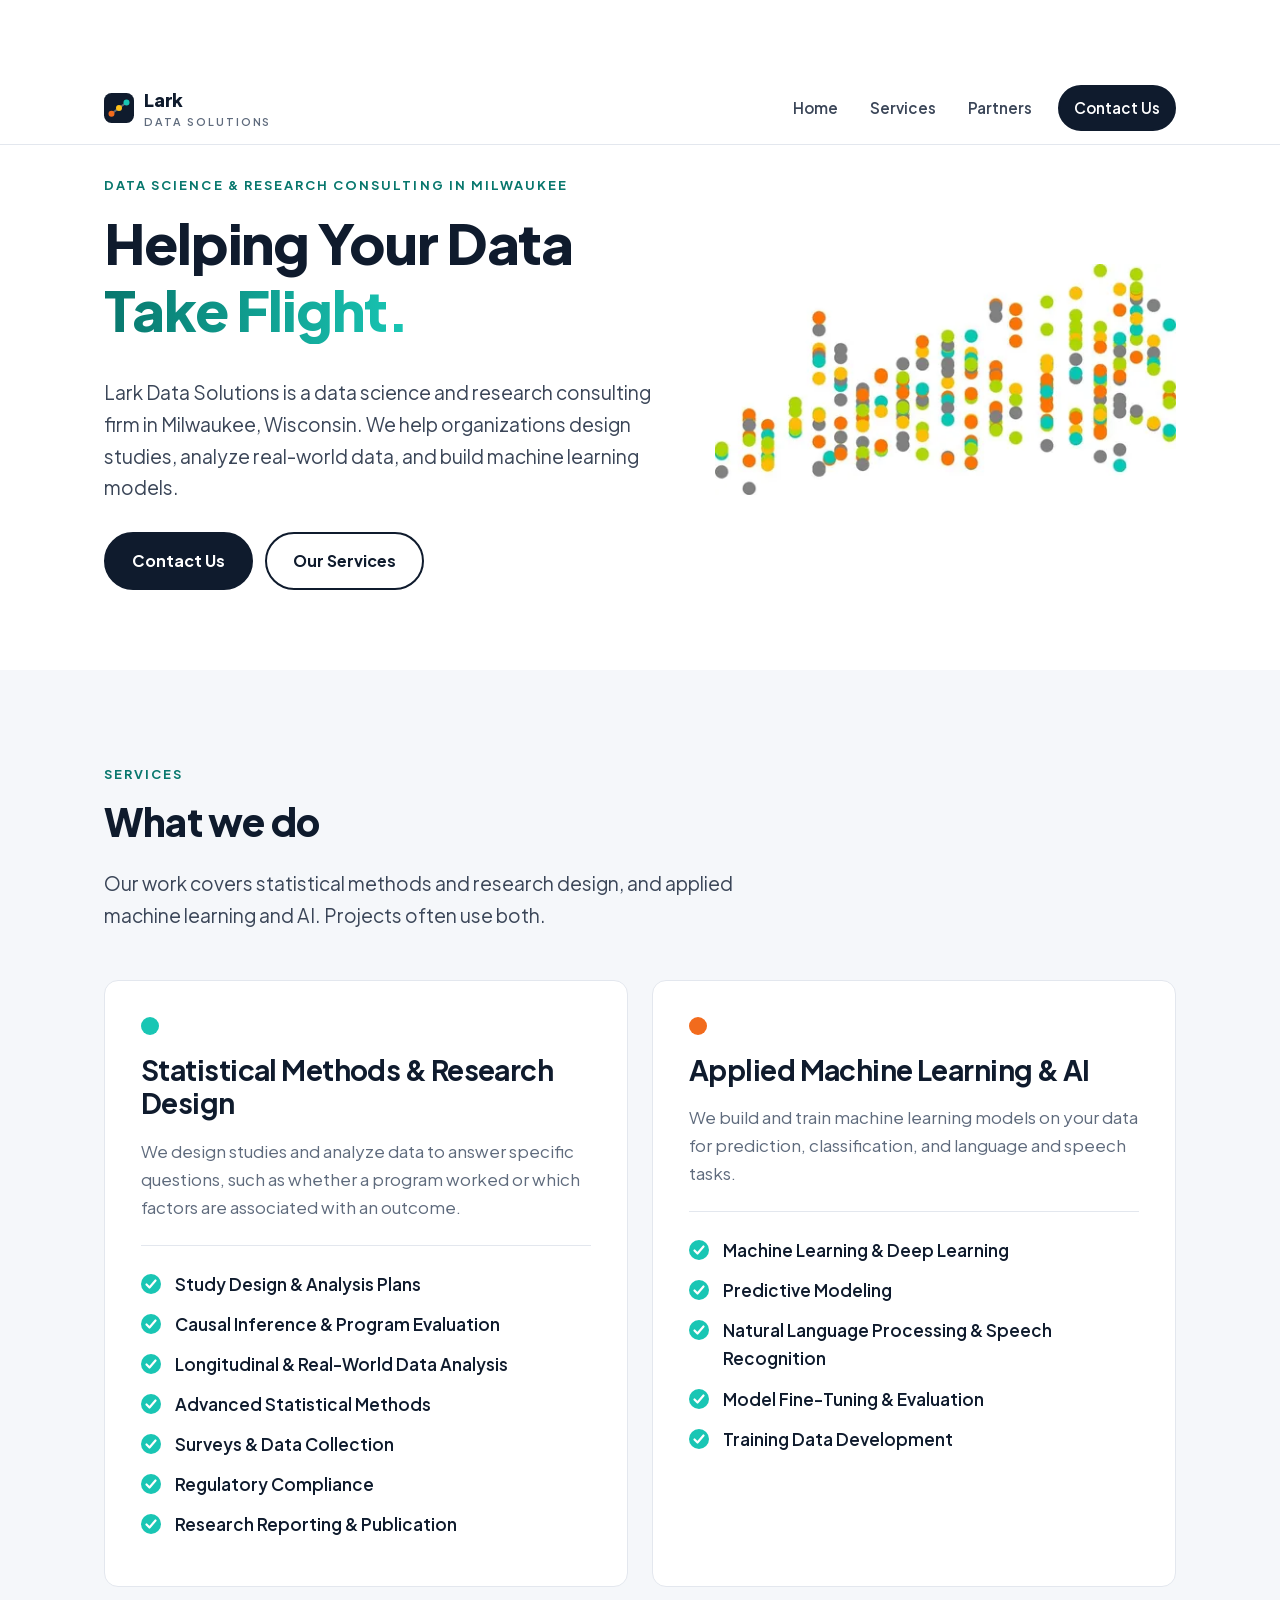
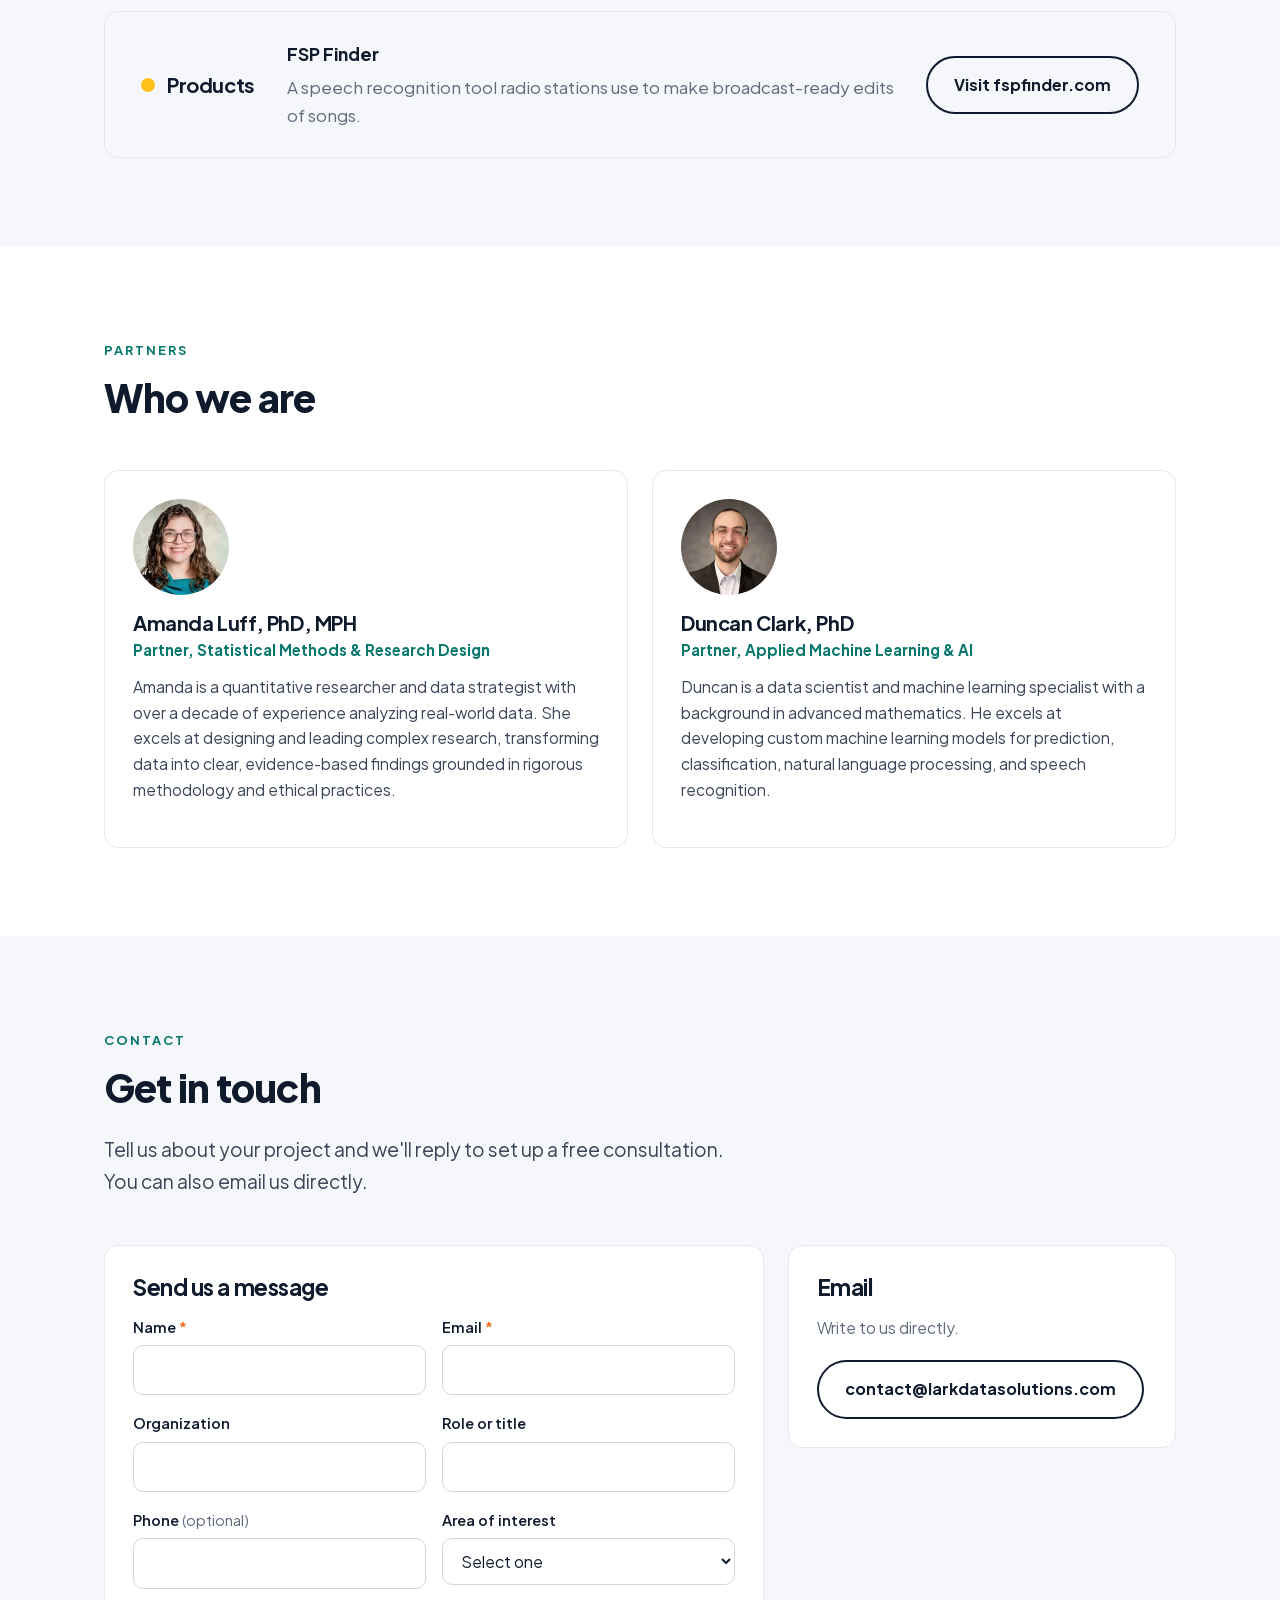
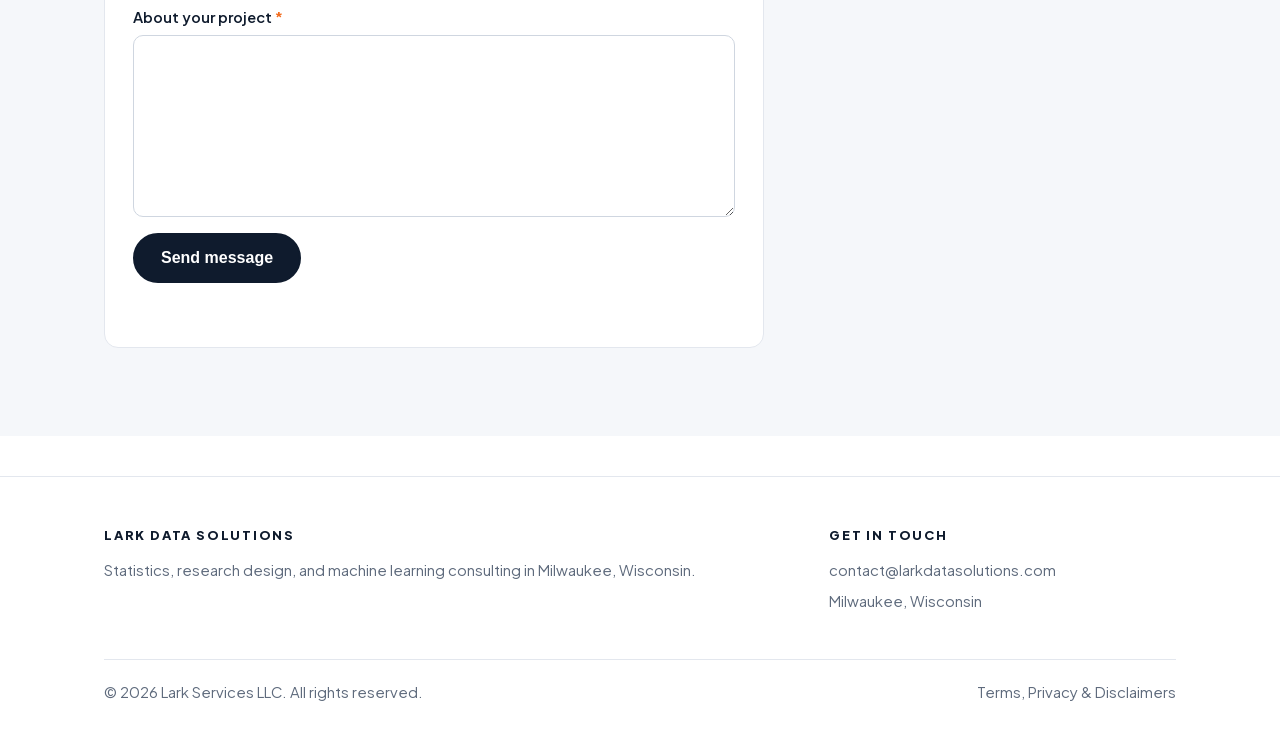
<file: docs/about-us/index.html>
<!doctype html>
<html lang="en">
<head>
  <meta charset="utf-8">
  <title>Lark Data Solutions</title>
  <link rel="canonical" href="https://www.larkdatasolutions.com/">
  <meta http-equiv="refresh" content="0; url=../#partners">
</head>
<body><p>This page has moved to <a href="../#partners">the home page</a>.</p></body>
</html>
</file>
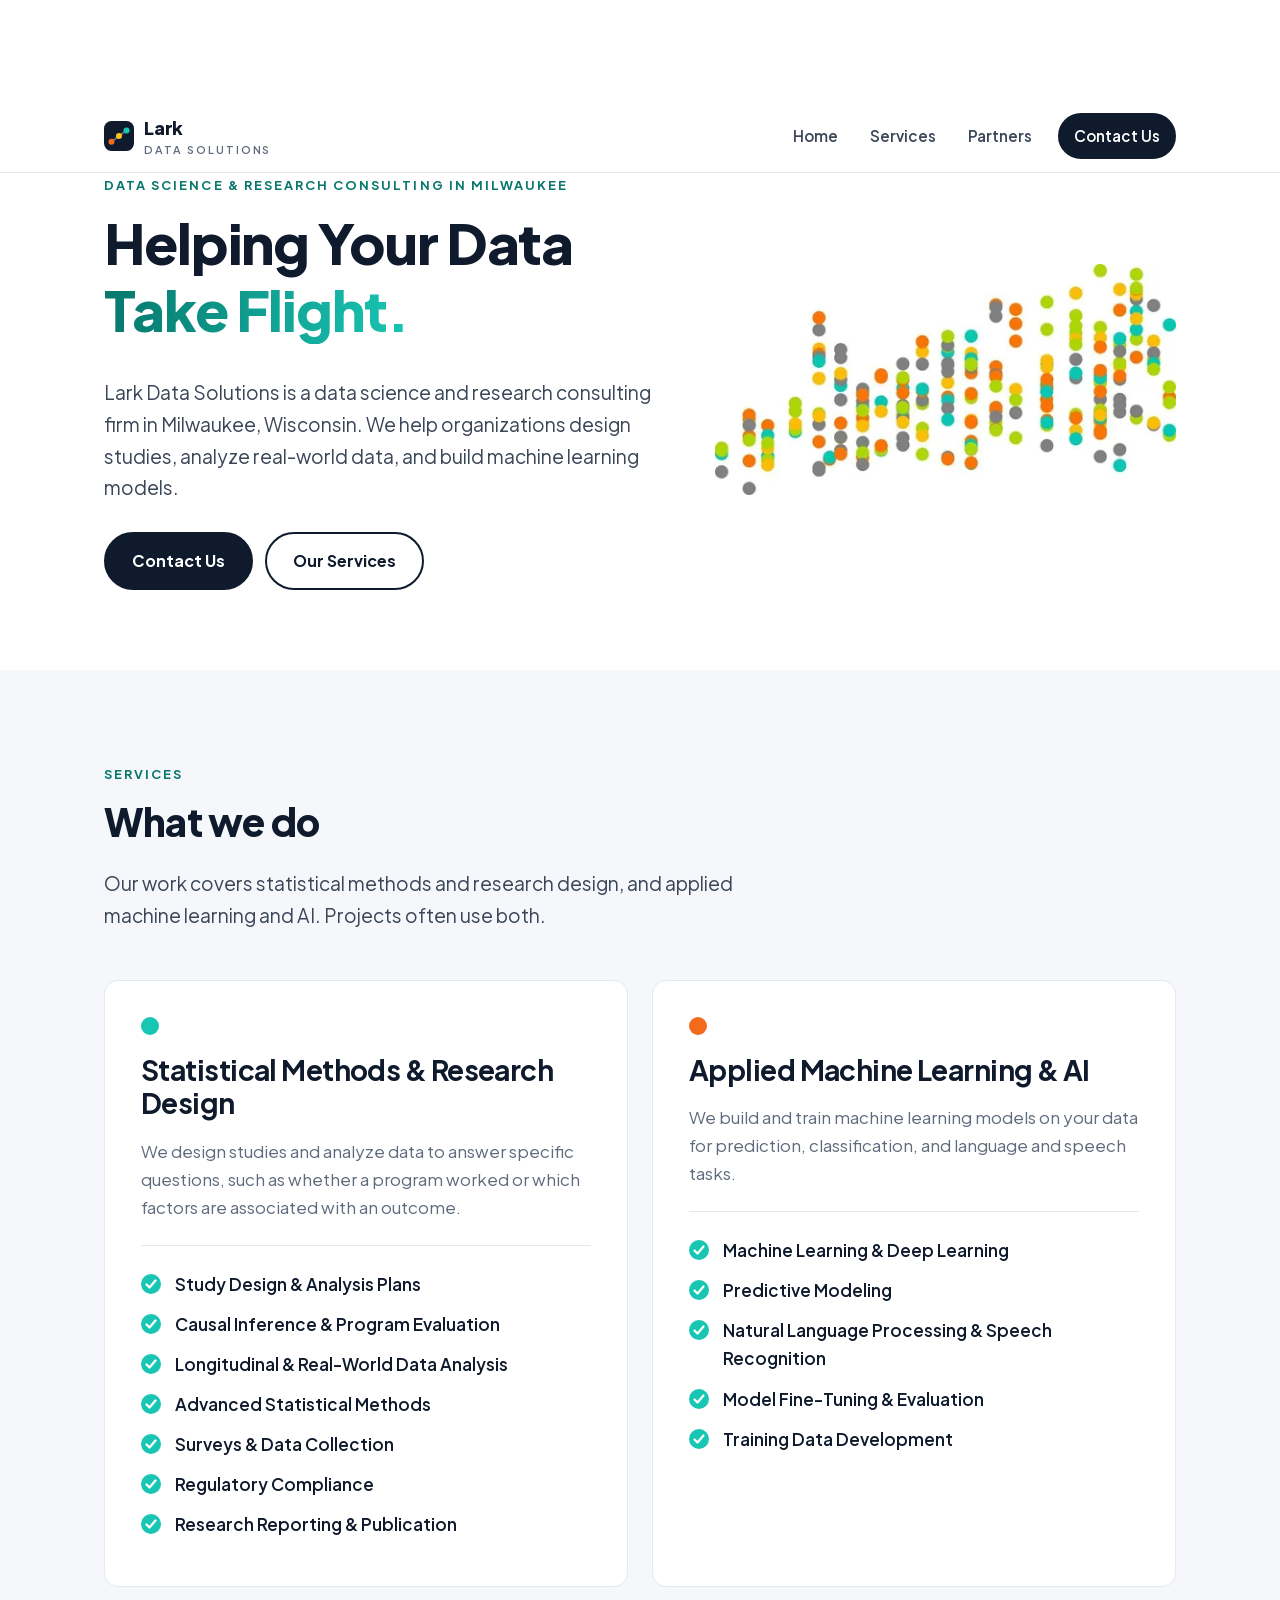
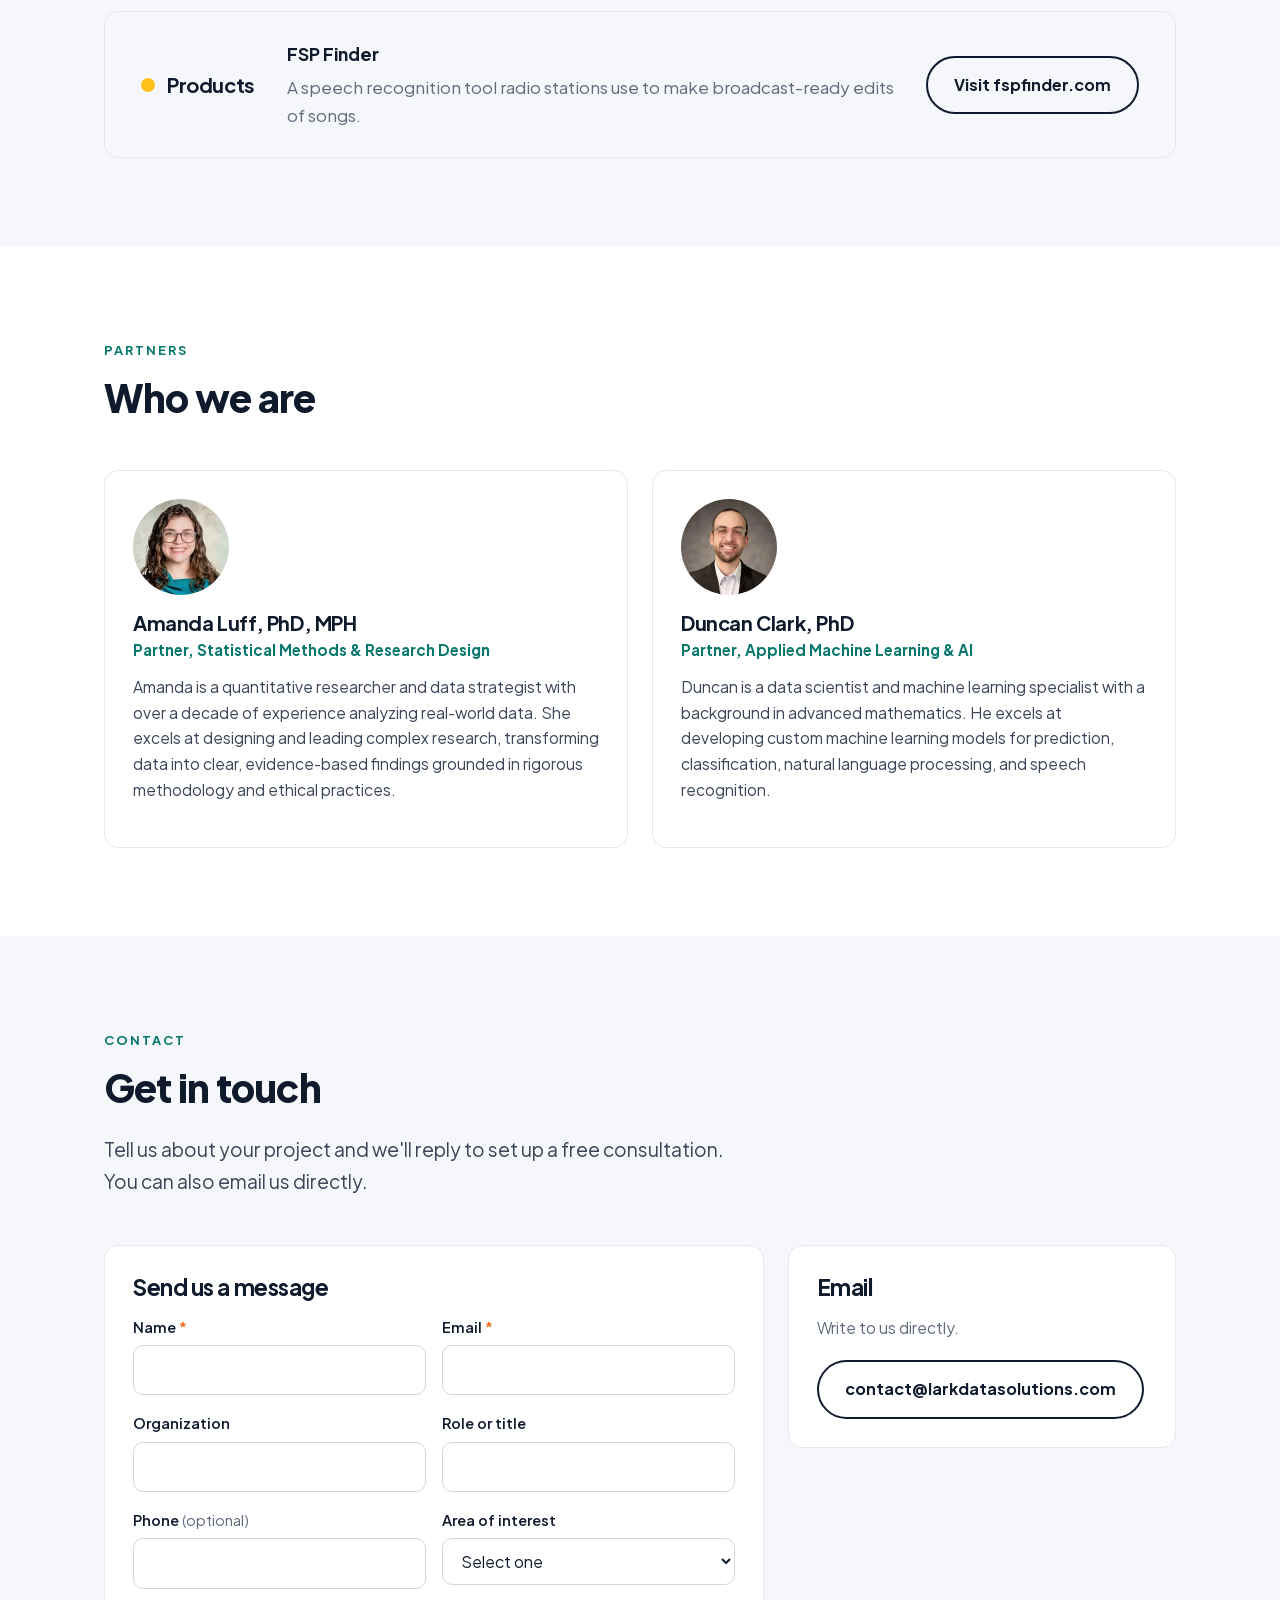
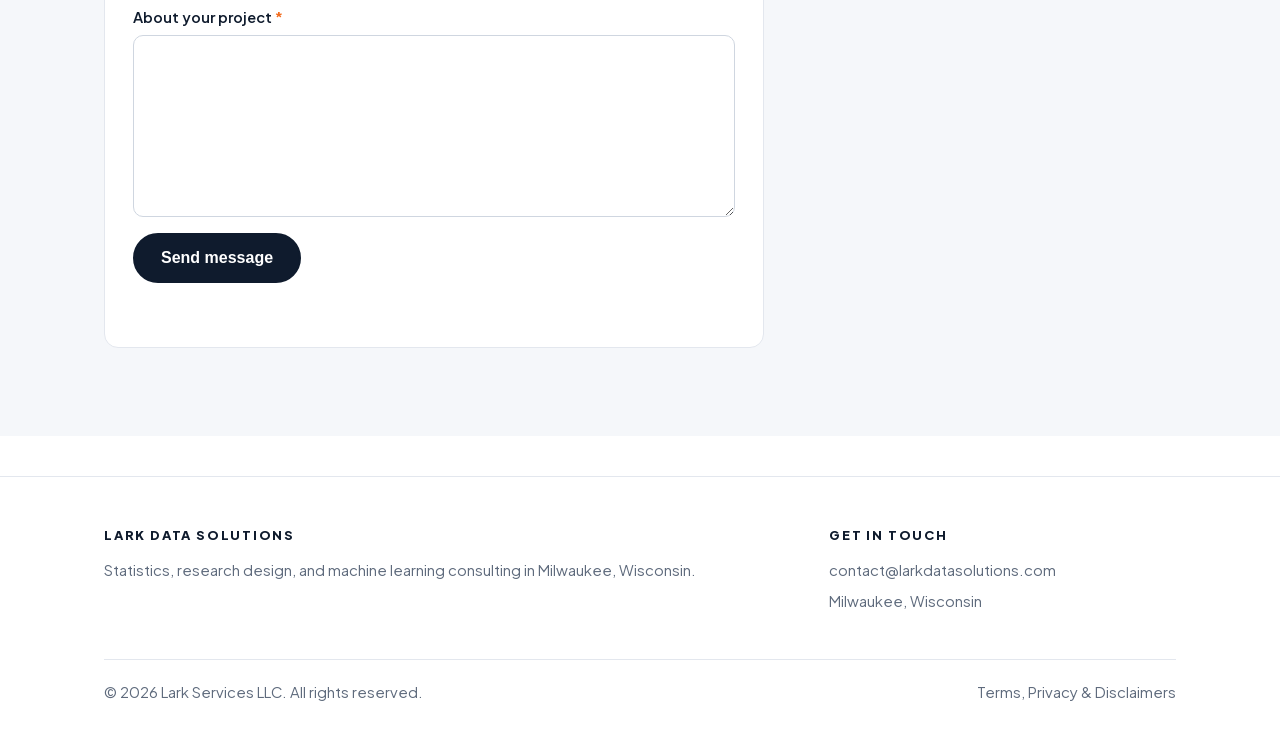
<file: docs/contact-us/index.html>
<!doctype html>
<html lang="en">
<head>
  <meta charset="utf-8">
  <title>Lark Data Solutions</title>
  <link rel="canonical" href="https://www.larkdatasolutions.com/">
  <meta http-equiv="refresh" content="0; url=../#contact">
</head>
<body><p>This page has moved to <a href="../#contact">the home page</a>.</p></body>
</html>
</file>
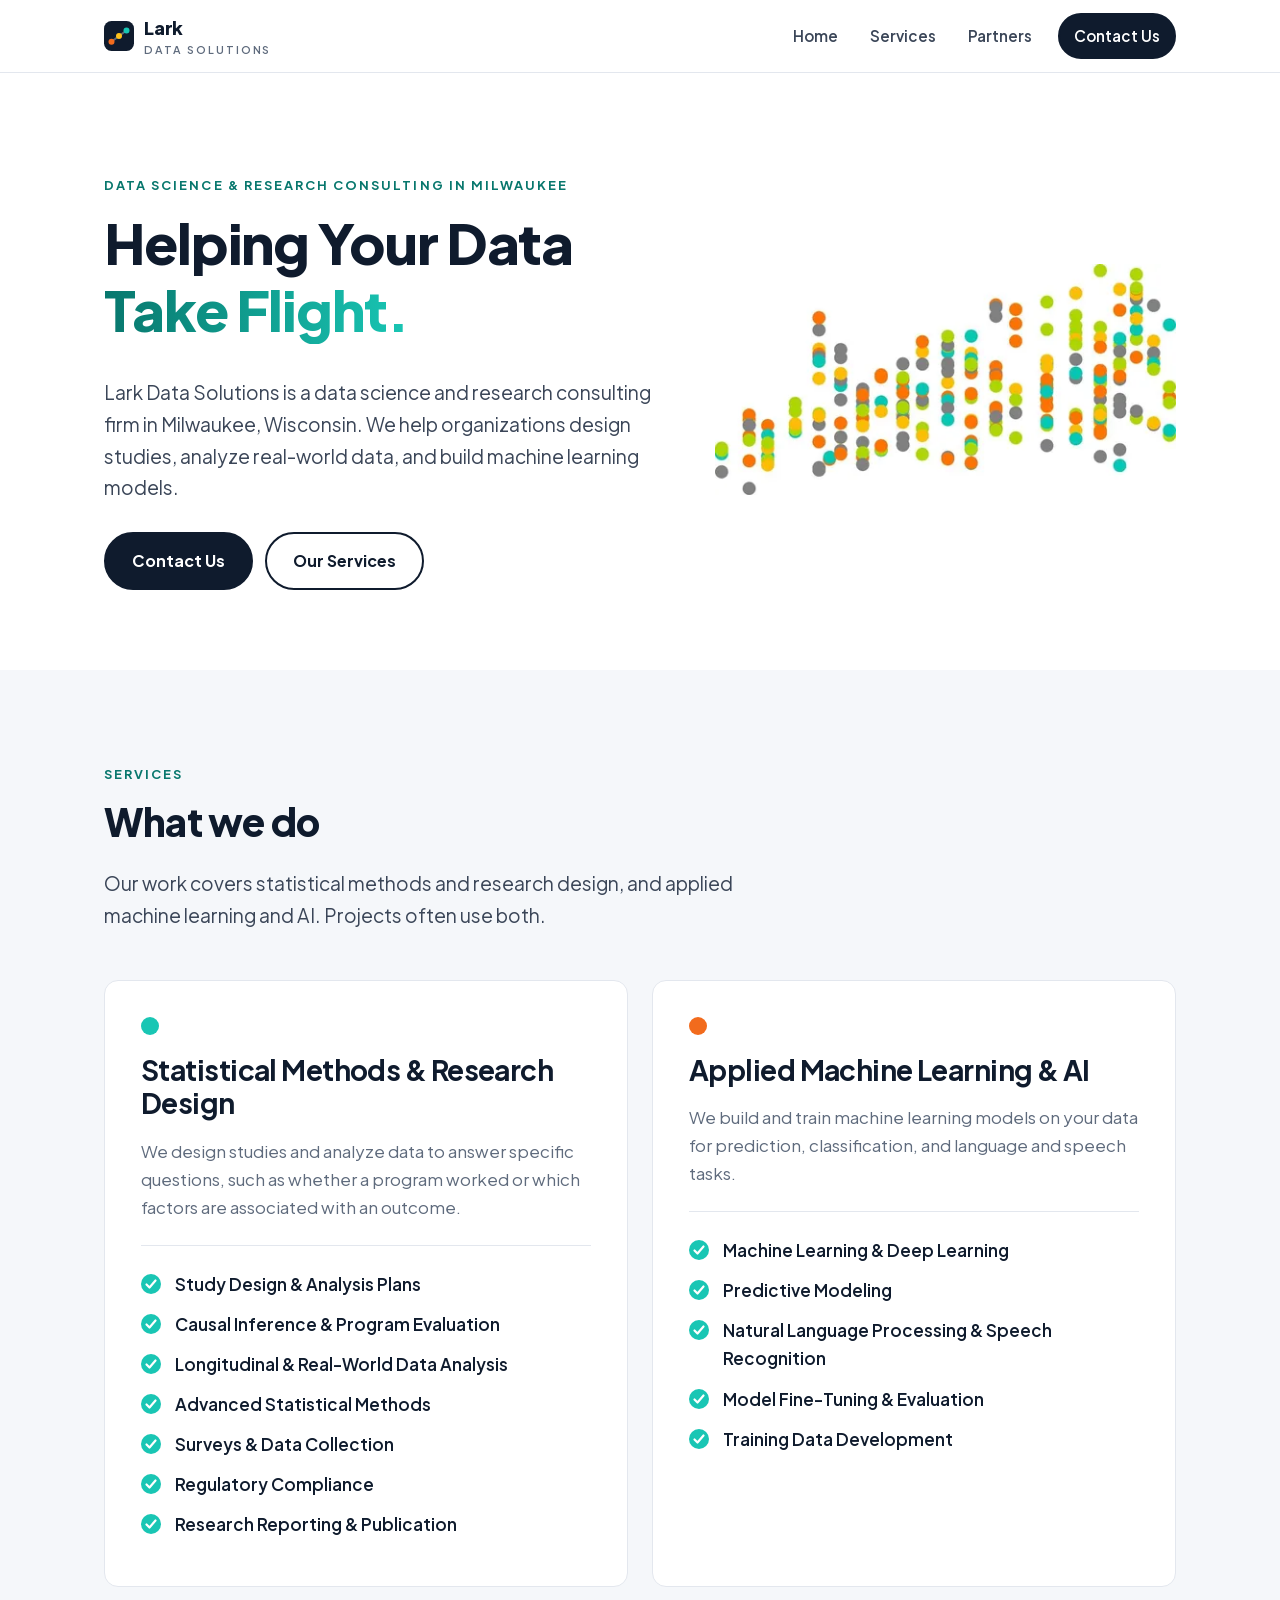
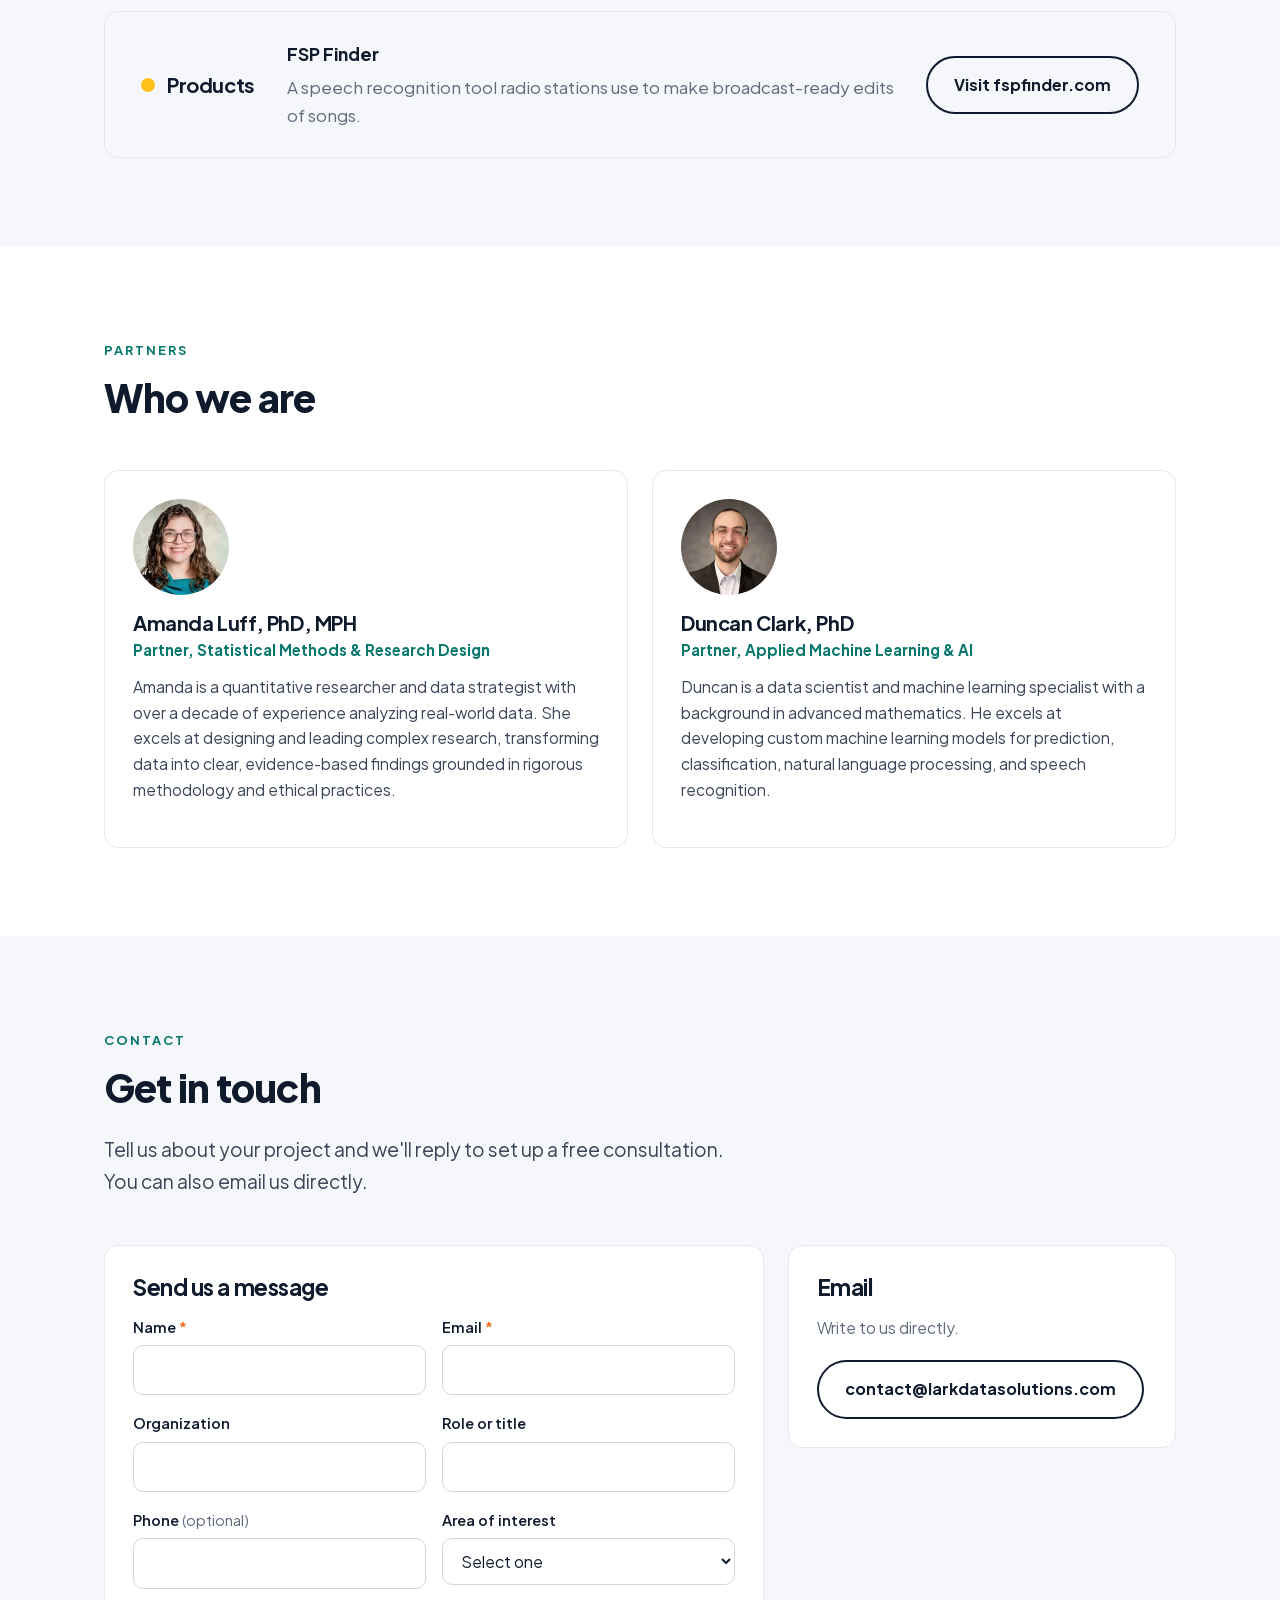
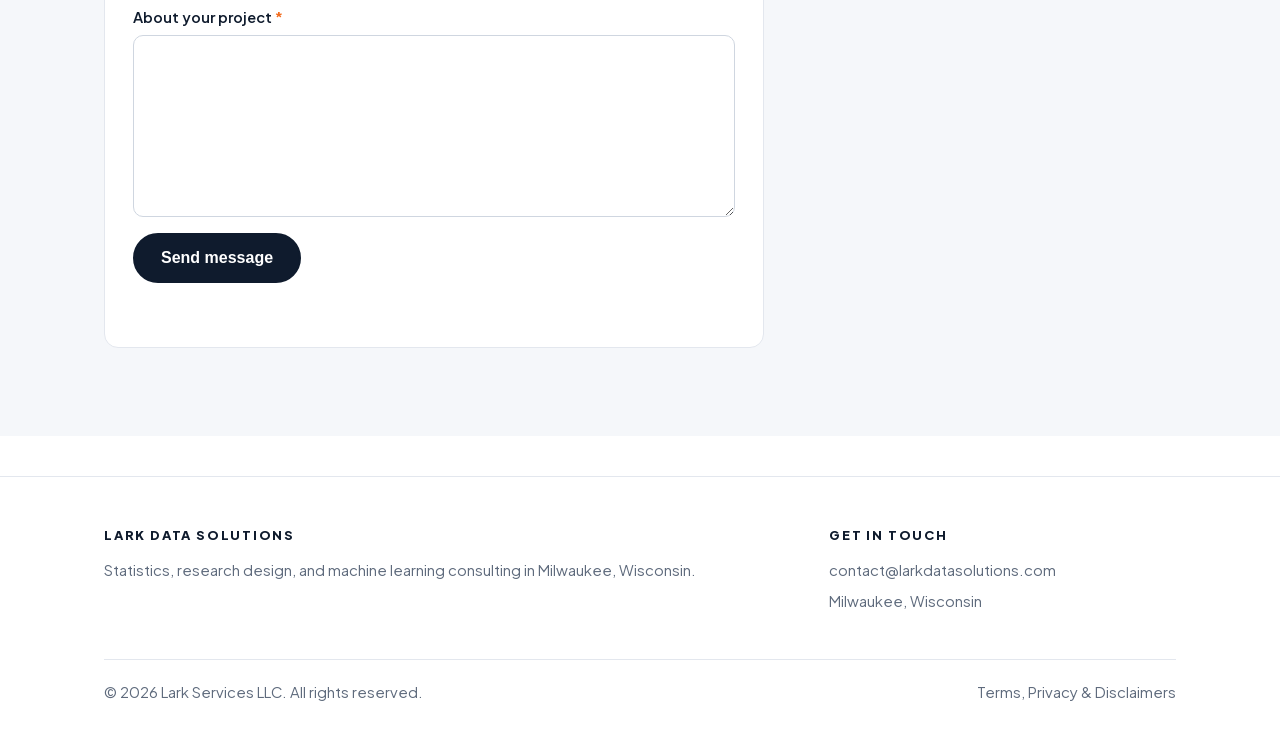
<file: docs/home/index.html>
<!doctype html>
<html lang="en">
<head>
  <meta charset="utf-8">
  <title>Lark Data Solutions</title>
  <link rel="canonical" href="https://www.larkdatasolutions.com/">
  <meta http-equiv="refresh" content="0; url=../">
</head>
<body><p>This page has moved to <a href="../">the home page</a>.</p></body>
</html>
</file>
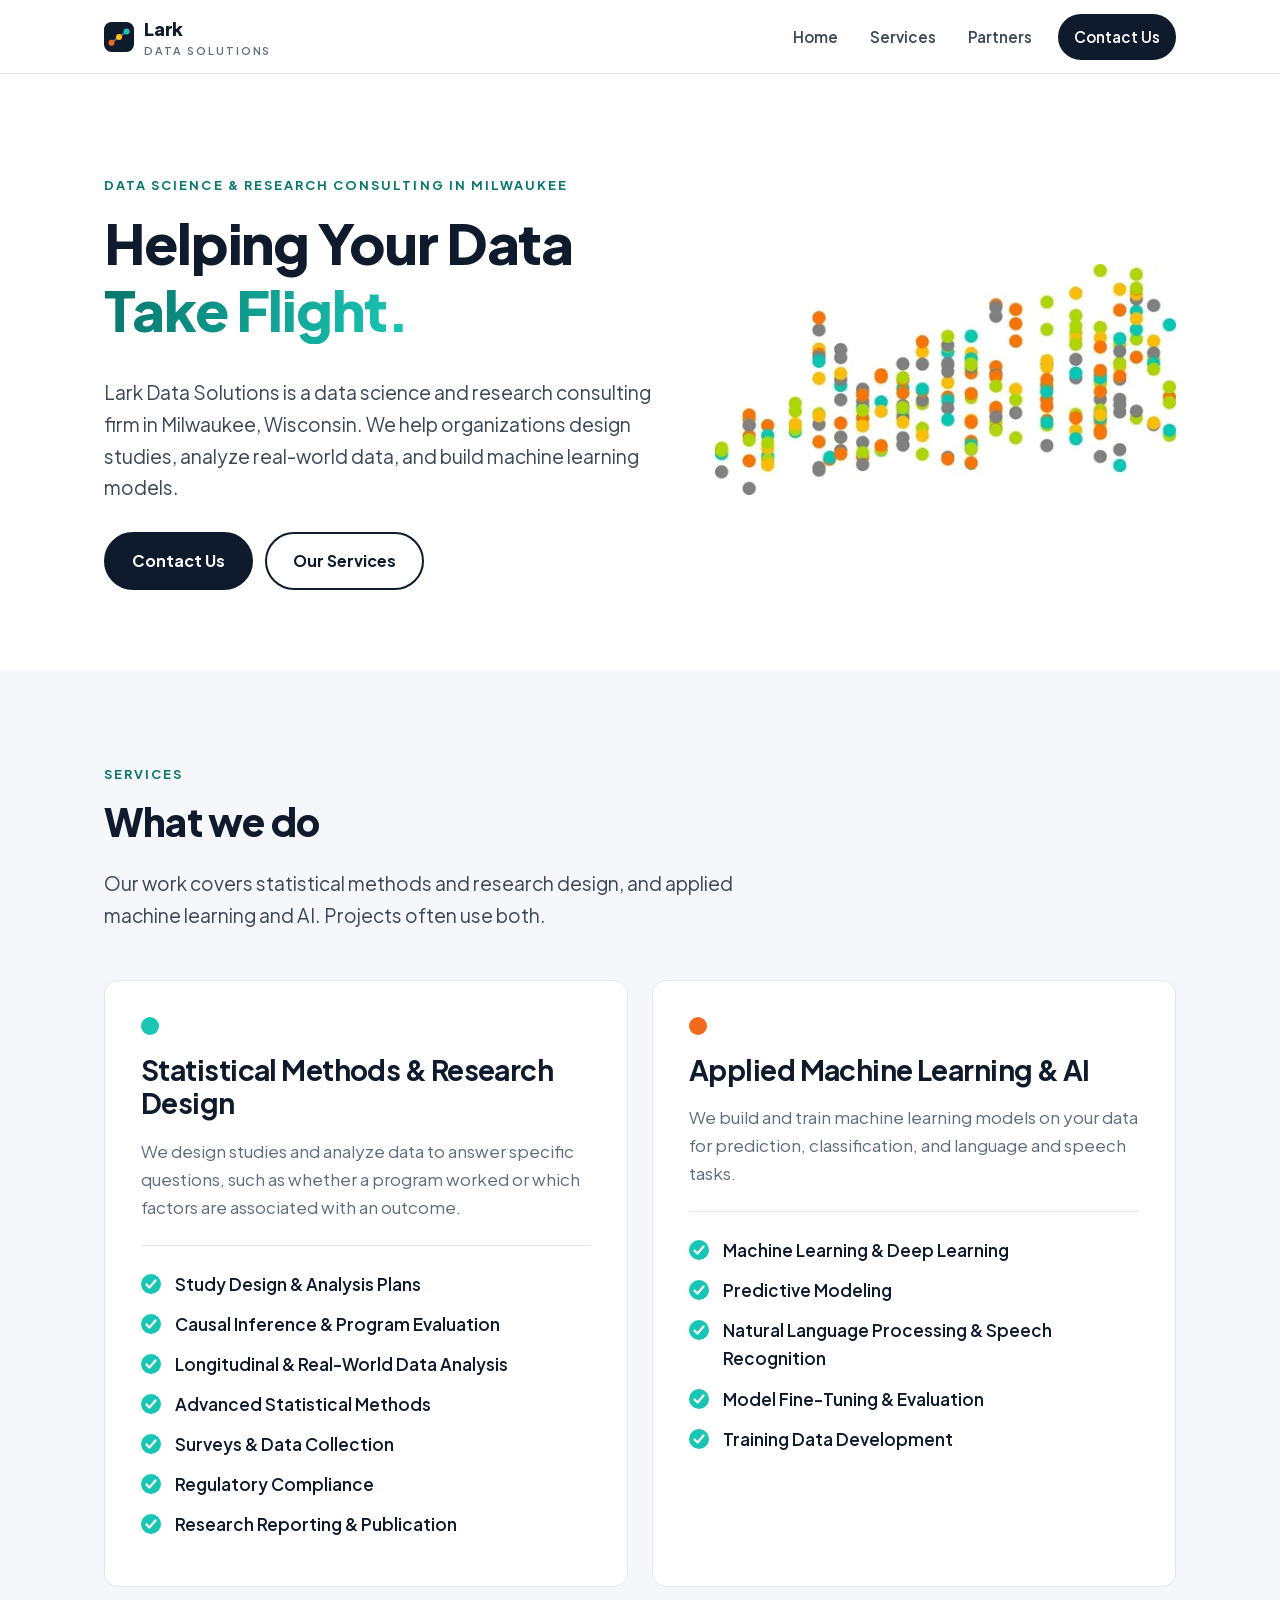
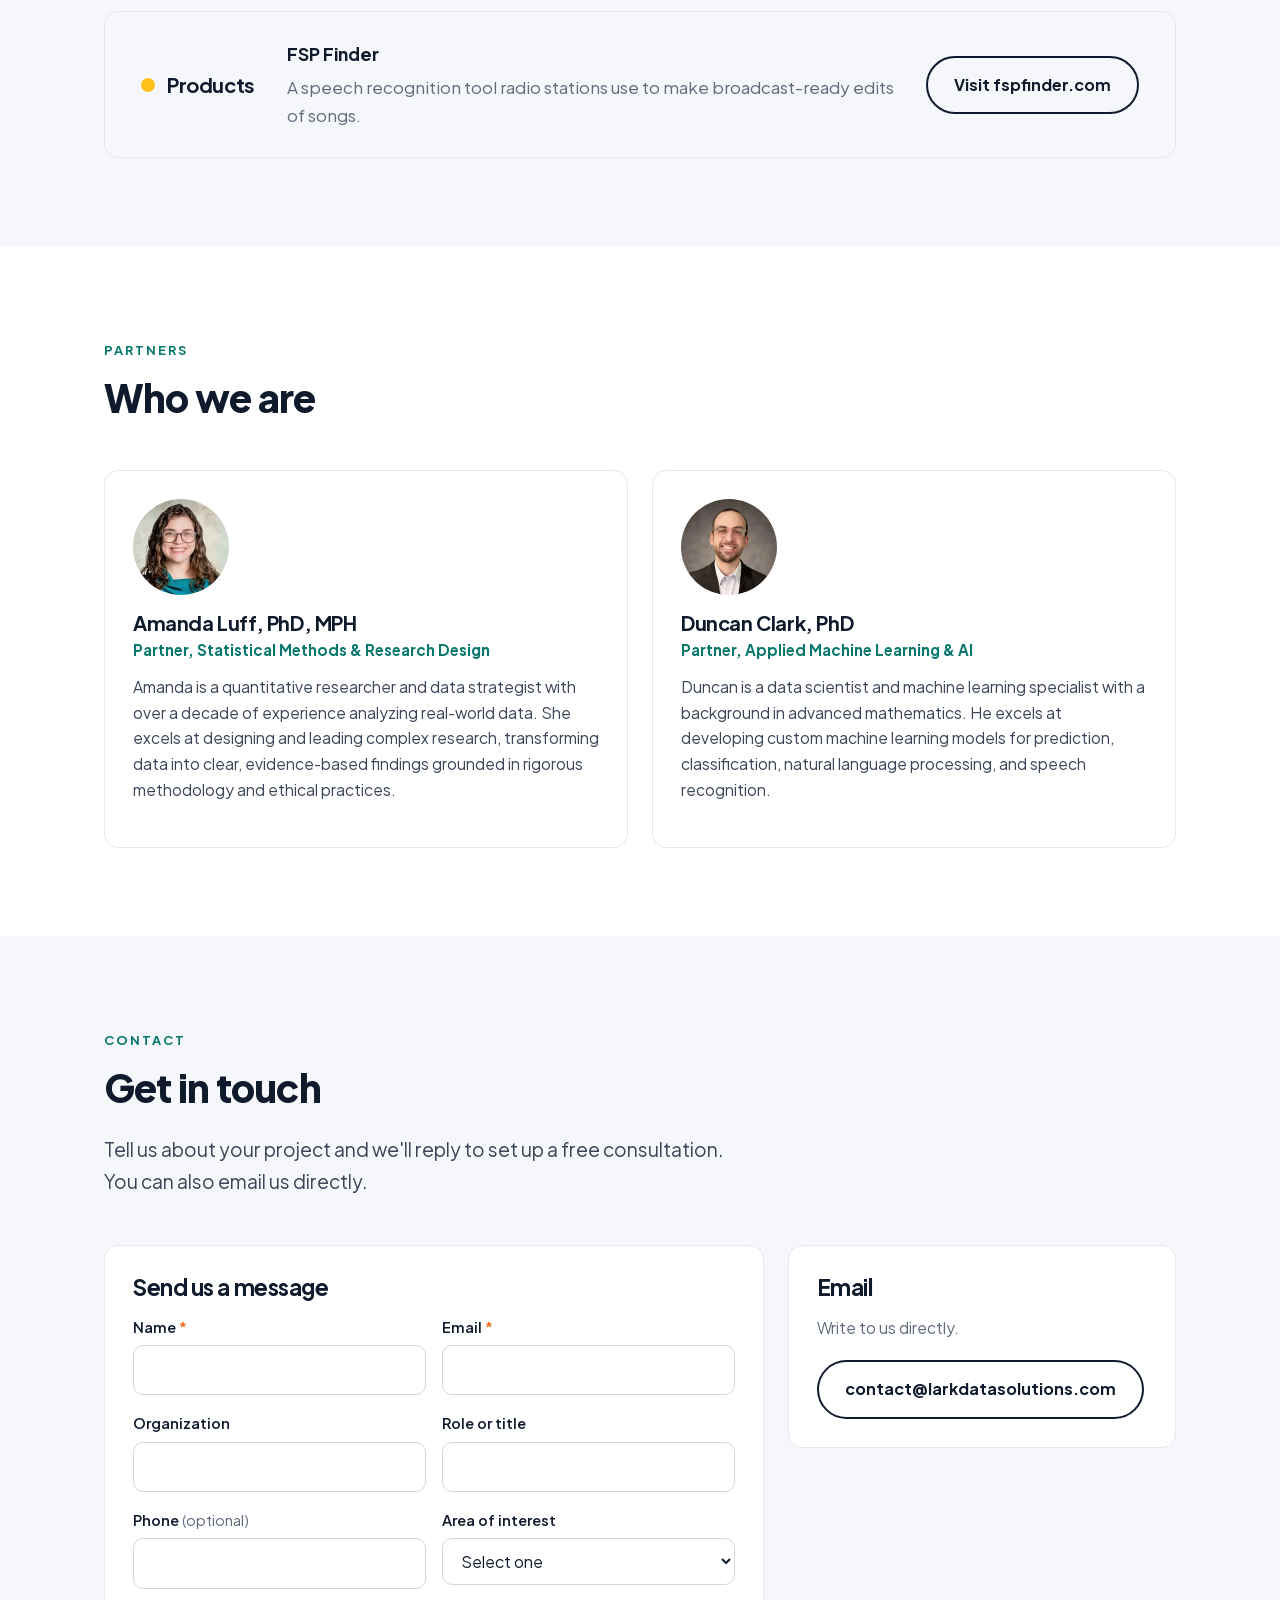
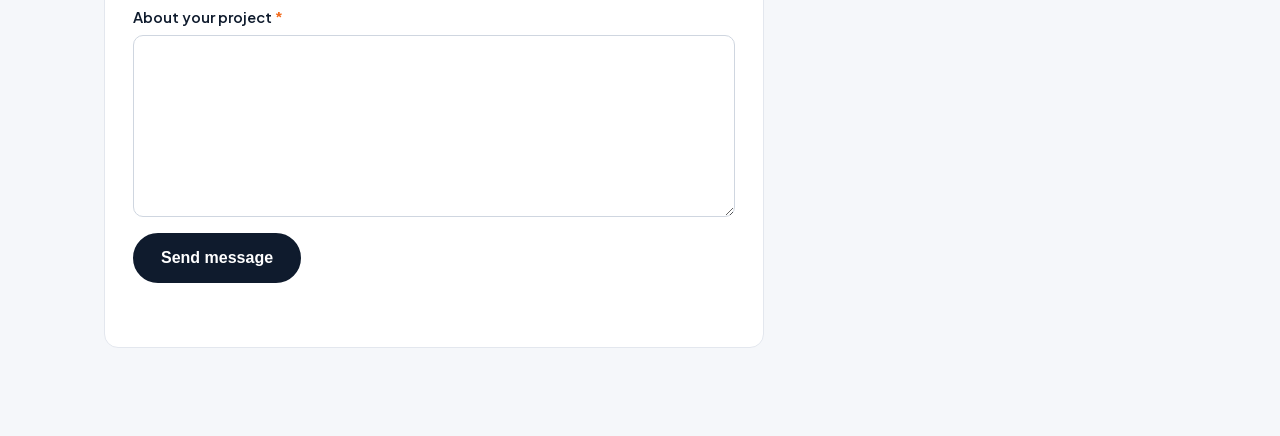
<file: docs/our-services/index.html>
<!doctype html>
<html lang="en">
<head>
  <meta charset="utf-8">
  <title>Lark Data Solutions</title>
  <link rel="canonical" href="https://www.larkdatasolutions.com/">
  <meta http-equiv="refresh" content="0; url=../#services">
</head>
<body><p>This page has moved to <a href="../#services">the home page</a>.</p></body>
</html>
</file>
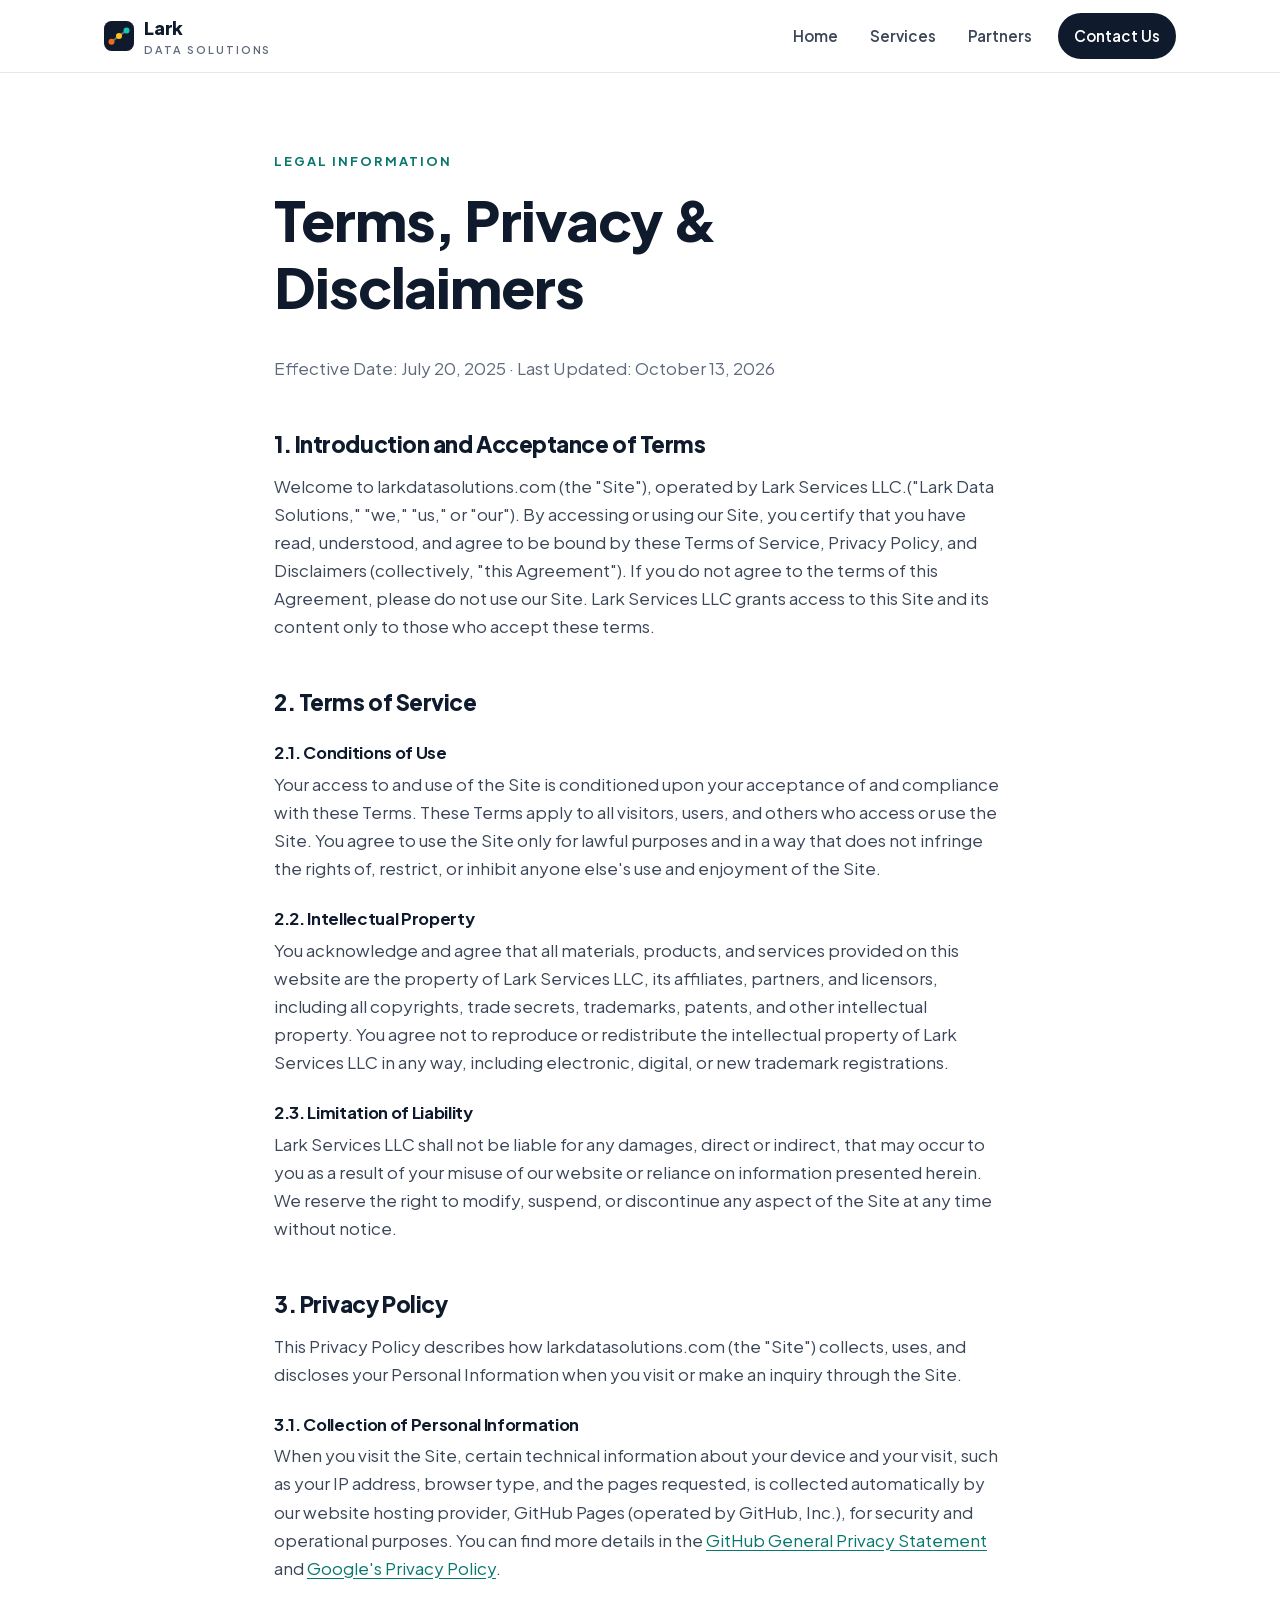
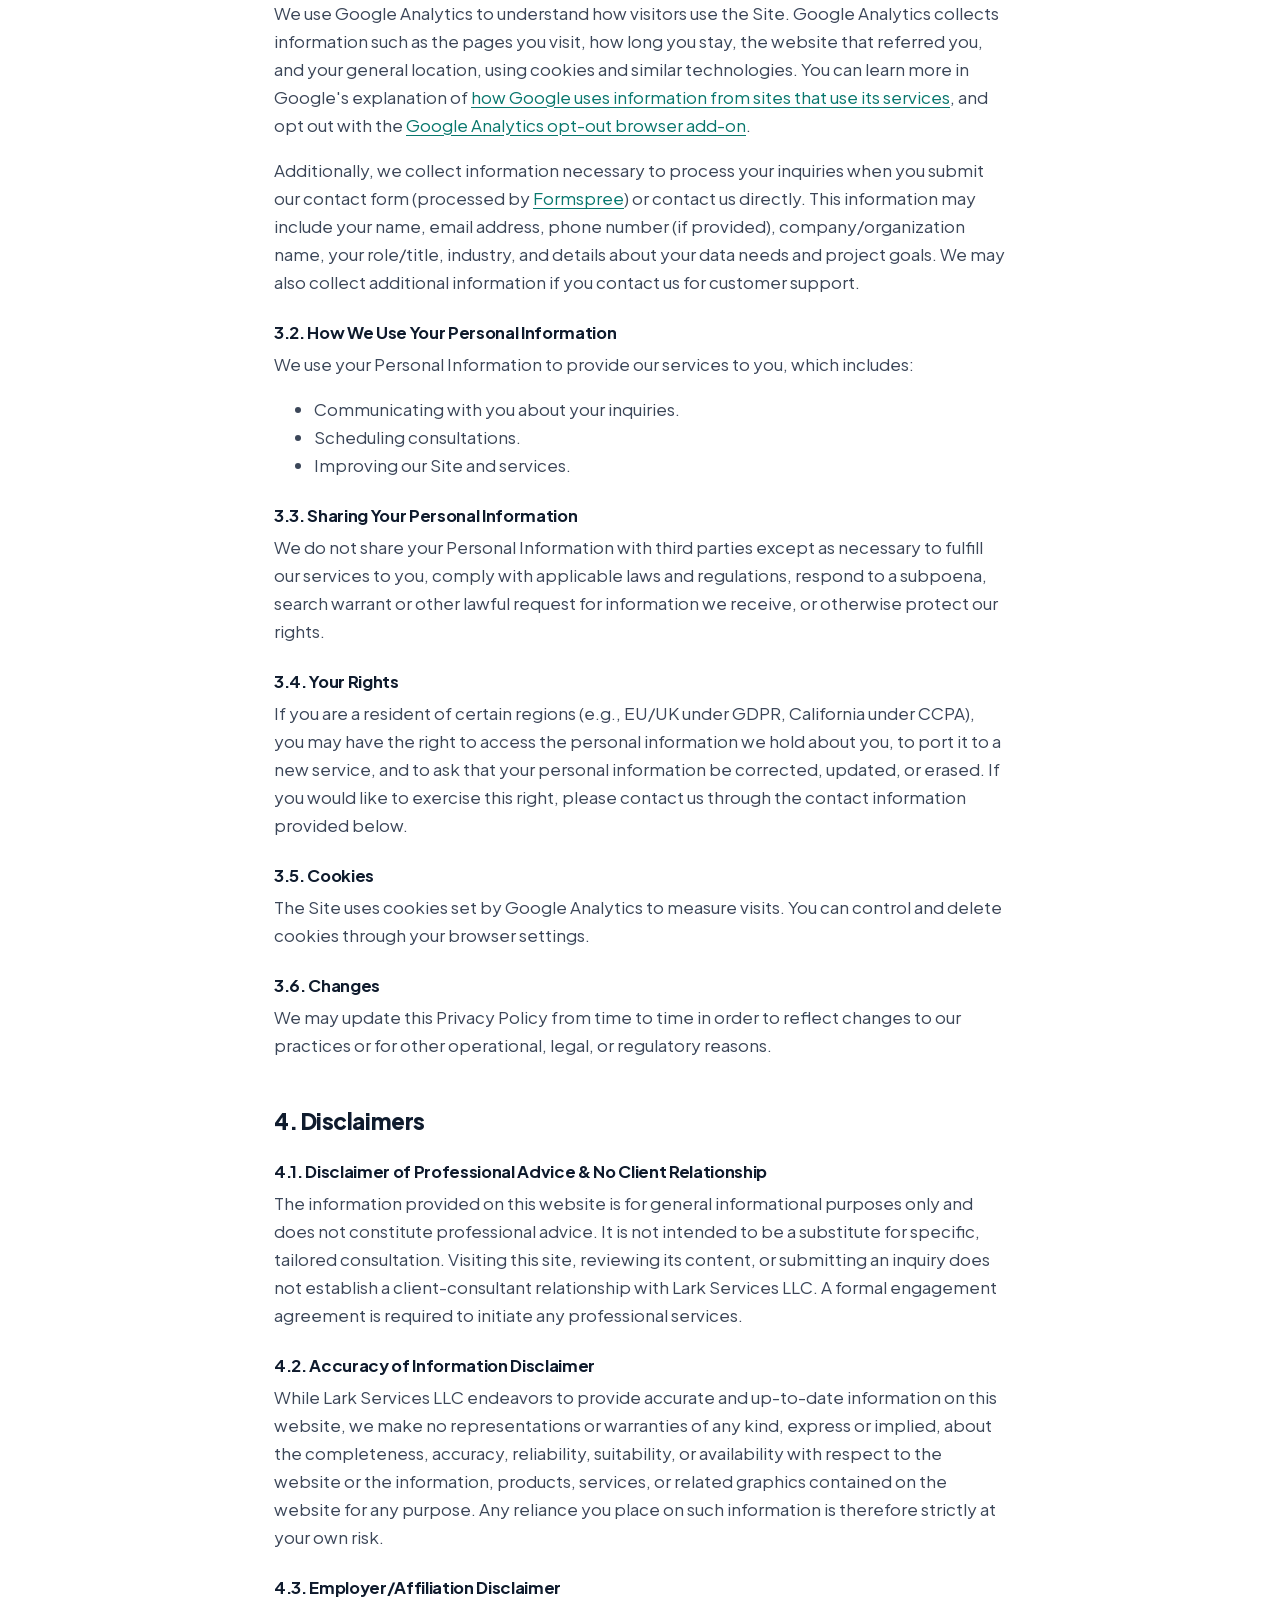
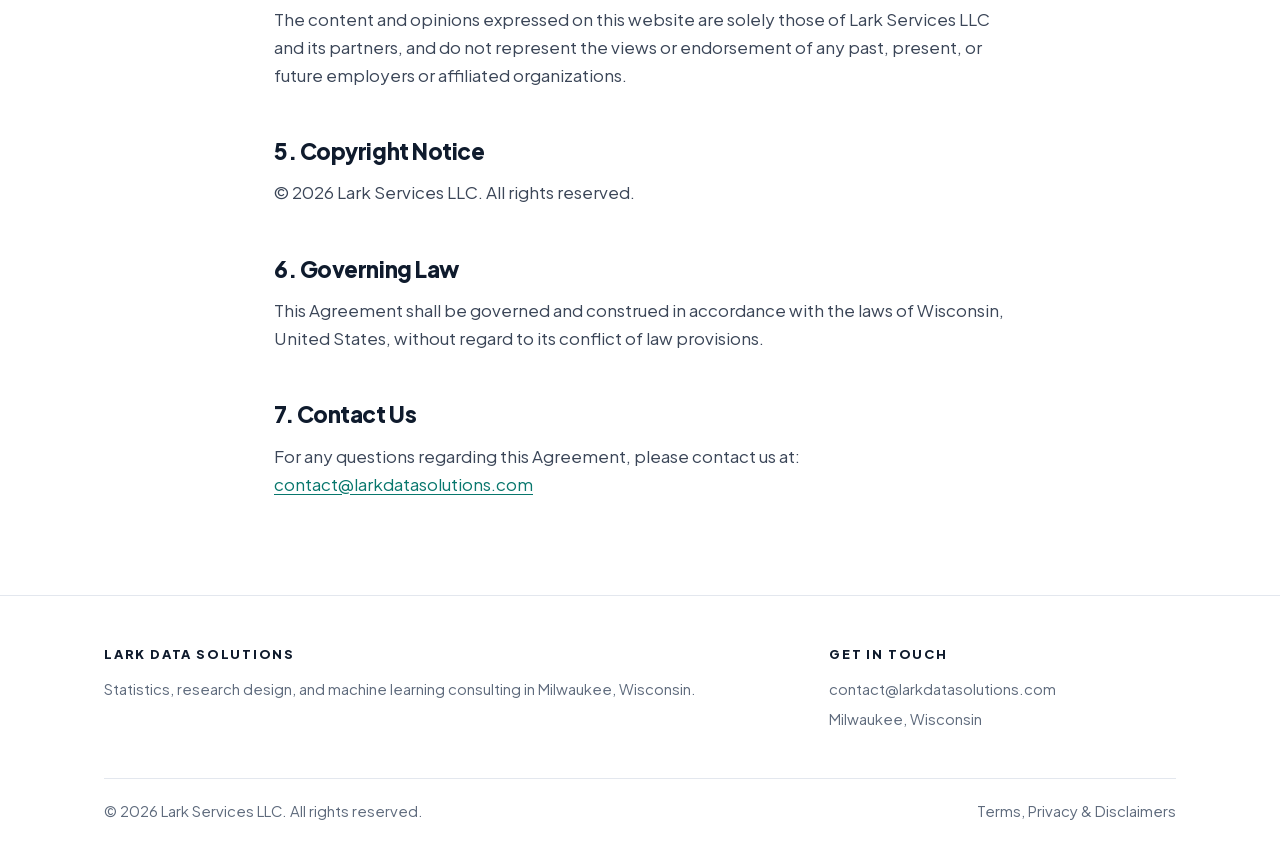
<file: docs/policies/index.html>
<!doctype html>
<html lang="en">
<head>
  <meta charset="utf-8">
  <meta name="viewport" content="width=device-width, initial-scale=1">

  <!-- Google tag (gtag.js). The script loads after the page finishes loading so it
       doesn't slow the first paint on phones; calls made before then queue in dataLayer. -->
  <script>
    window.dataLayer = window.dataLayer || [];
    function gtag(){dataLayer.push(arguments);}
    gtag('js', new Date());
    gtag('config', 'G-YW9BVNQKPN');
    window.addEventListener('load', function () {
      var s = document.createElement('script');
      s.async = true;
      s.src = 'https://www.googletagmanager.com/gtag/js?id=G-YW9BVNQKPN';
      document.head.appendChild(s);
    });
  </script>

  <title>Terms, Privacy & Disclaimers | Lark Data Solutions</title>
  <meta name="description" content="Terms of service, privacy policy, and disclaimers for larkdatasolutions.com, the website of Lark Data Solutions, operated by Lark Services LLC.">
  <meta name="robots" content="index, follow">
  <link rel="canonical" href="https://www.larkdatasolutions.com/policies/">
  <meta name="theme-color" content="#0f1b2d">

  <meta property="og:type" content="website">
  <meta property="og:site_name" content="Lark Data Solutions">
  <meta property="og:title" content="Terms, Privacy & Disclaimers | Lark Data Solutions">
  <meta property="og:description" content="Terms of service, privacy policy, and disclaimers for larkdatasolutions.com, the website of Lark Data Solutions, operated by Lark Services LLC.">
  <meta property="og:url" content="https://www.larkdatasolutions.com/policies/">
  <meta property="og:image" content="https://www.larkdatasolutions.com/assets/img/og-image.png">
  <meta property="og:image:width" content="1200">
  <meta property="og:image:height" content="630">
  <meta property="og:image:alt" content="Lark Data Solutions: Helping Your Data Take Flight.">
  <meta property="og:locale" content="en_US">
  <meta name="twitter:card" content="summary_large_image">

  <link rel="icon" href="../favicon.ico" sizes="any">
  <link rel="icon" href="../favicon.svg" type="image/svg+xml">
  <link rel="apple-touch-icon" href="../apple-touch-icon.png">

  <link rel="preload" href="../assets/fonts/plus-jakarta-sans-latin.woff2" as="font" type="font/woff2" crossorigin>
  <link rel="stylesheet" href="../assets/css/style.css?v=ce1d84a4">

  <script type="application/ld+json">
{
  "@context": "https://schema.org",
  "@graph": [
    {
      "@type": "WebSite",
      "@id": "https://www.larkdatasolutions.com/#website",
      "url": "https://www.larkdatasolutions.com/",
      "name": "Lark Data Solutions",
      "publisher": {
        "@id": "https://www.larkdatasolutions.com/#organization"
      }
    },
    {
      "@type": "ProfessionalService",
      "@id": "https://www.larkdatasolutions.com/#organization",
      "name": "Lark Data Solutions",
      "legalName": "Lark Services LLC",
      "url": "https://www.larkdatasolutions.com/",
      "email": "contact@larkdatasolutions.com",
      "logo": "https://www.larkdatasolutions.com/apple-touch-icon.png",
      "image": "https://www.larkdatasolutions.com/assets/img/og-image.png",
      "description": "Statistics, research design, and machine learning consulting in Milwaukee, Wisconsin.",
      "address": {
        "@type": "PostalAddress",
        "addressLocality": "Milwaukee",
        "addressRegion": "WI",
        "addressCountry": "US"
      },
      "areaServed": "Worldwide",
      "knowsAbout": [
        "Statistical methods",
        "Research design",
        "Causal inference",
        "Program evaluation",
        "Real-world data",
        "Clinical trials",
        "Research protocols",
        "Machine learning",
        "Deep learning",
        "Speech recognition",
        "Predictive modeling"
      ],
      "founder": [
        {
          "@id": "https://www.larkdatasolutions.com/#duncan-clark"
        },
        {
          "@id": "https://www.larkdatasolutions.com/#amanda-luff"
        }
      ]
    }
  ]
}
  </script>
</head>
<body id="top">
  <a class="skip-link" href="#main">Skip to main content</a>

  <header class="site-header">
    <div class="container">
      <a class="brand" href="../" aria-label="Lark Data Solutions home">
        <img class="brand-mark" src="../assets/img/mark.svg" alt="Lark Data Solutions logo: three colored dots on a dark square" aria-hidden="true" width="30" height="30">
        <span>Lark<small>Data Solutions</small></span>
      </a>
      <button class="nav-toggle" aria-expanded="false" aria-controls="site-nav" aria-label="Open menu"><svg width="26" height="26" viewBox="0 0 24 24" fill="none" stroke="currentColor" stroke-width="2" stroke-linecap="round" aria-hidden="true"><path d="M4 7h16M4 12h16M4 17h16"/></svg></button>
      <nav class="nav" id="site-nav" aria-label="Main">
        <a href="../#top">Home</a>
        <a href="../#services">Services</a>
        <a href="../#partners">Partners</a>
        <a class="btn" href="../#contact">Contact Us</a>
      </nav>
    </div>
  </header>

  <main id="main">
    <section class="page-hero">
      <div class="container legal">
        <span class="eyebrow">Legal Information</span>
        <h1>Terms, Privacy &amp; Disclaimers</h1>
        <p class="meta">Effective Date: July 20, 2025 &middot; Last Updated: October 13, 2026</p>

        <h2 id="introduction">1. Introduction and Acceptance of Terms</h2>
        <p>Welcome to larkdatasolutions.com (the "Site"), operated by Lark Services LLC.("Lark Data Solutions," "we," "us," or "our"). By accessing or using our Site, you certify that you have read, understood, and agree to be bound by these Terms of Service, Privacy Policy, and Disclaimers (collectively, "this Agreement"). If you do not agree to the terms of this Agreement, please do not use our Site. Lark Services LLC grants access to this Site and its content only to those who accept these terms.</p>

        <h2 id="terms">2. Terms of Service</h2>
        <h3>2.1. Conditions of Use</h3>
        <p>Your access to and use of the Site is conditioned upon your acceptance of and compliance with these Terms. These Terms apply to all visitors, users, and others who access or use the Site. You agree to use the Site only for lawful purposes and in a way that does not infringe the rights of, restrict, or inhibit anyone else's use and enjoyment of the Site.</p>
        <h3>2.2. Intellectual Property</h3>
        <p>You acknowledge and agree that all materials, products, and services provided on this website are the property of Lark Services LLC, its affiliates, partners, and licensors, including all copyrights, trade secrets, trademarks, patents, and other intellectual property. You agree not to reproduce or redistribute the intellectual property of Lark Services LLC in any way, including electronic, digital, or new trademark registrations.</p>
        <h3>2.3. Limitation of Liability</h3>
        <p>Lark Services LLC shall not be liable for any damages, direct or indirect, that may occur to you as a result of your misuse of our website or reliance on information presented herein. We reserve the right to modify, suspend, or discontinue any aspect of the Site at any time without notice.</p>

        <h2 id="privacy">3. Privacy Policy</h2>
        <p>This Privacy Policy describes how larkdatasolutions.com (the "Site") collects, uses, and discloses your Personal Information when you visit or make an inquiry through the Site.</p>
        <h3>3.1. Collection of Personal Information</h3>
        <p>When you visit the Site, certain technical information about your device and your visit, such as your IP address, browser type, and the pages requested, is collected automatically by our website hosting provider, GitHub Pages (operated by GitHub, Inc.), for security and operational purposes. You can find more details in the <a href="https://docs.github.com/en/site-policy/privacy-policies/github-general-privacy-statement" rel="noopener" target="_blank">GitHub General Privacy Statement</a> and <a href="https://policies.google.com/privacy" rel="noopener" target="_blank">Google's Privacy Policy</a>.</p>
        <p>We use Google Analytics to understand how visitors use the Site. Google Analytics collects information such as the pages you visit, how long you stay, the website that referred you, and your general location, using cookies and similar technologies. You can learn more in Google's explanation of <a href="https://policies.google.com/technologies/partner-sites" rel="noopener" target="_blank">how Google uses information from sites that use its services</a>, and opt out with the <a href="https://tools.google.com/dlpage/gaoptout" rel="noopener" target="_blank">Google Analytics opt-out browser add-on</a>.</p>
        <p>Additionally, we collect information necessary to process your inquiries when you submit our contact form (processed by <a href="https://formspree.io/legal/privacy-policy" rel="noopener" target="_blank">Formspree</a>) or contact us directly. This information may include your name, email address, phone number (if provided), company/organization name, your role/title, industry, and details about your data needs and project goals. We may also collect additional information if you contact us for customer support.</p>
        <h3>3.2. How We Use Your Personal Information</h3>
        <p>We use your Personal Information to provide our services to you, which includes:</p>
        <ul>
          <li>Communicating with you about your inquiries.</li>
          <li>Scheduling consultations.</li>
          <li>Improving our Site and services.</li>
        </ul>
        <h3>3.3. Sharing Your Personal Information</h3>
        <p>We do not share your Personal Information with third parties except as necessary to fulfill our services to you, comply with applicable laws and regulations, respond to a subpoena, search warrant or other lawful request for information we receive, or otherwise protect our rights.</p>
        <h3>3.4. Your Rights</h3>
        <p>If you are a resident of certain regions (e.g., EU/UK under GDPR, California under CCPA), you may have the right to access the personal information we hold about you, to port it to a new service, and to ask that your personal information be corrected, updated, or erased. If you would like to exercise this right, please contact us through the contact information provided below.</p>
        <h3>3.5. Cookies</h3>
        <p>The Site uses cookies set by Google Analytics to measure visits. You can control and delete cookies through your browser settings.</p>
        <h3>3.6. Changes</h3>
        <p>We may update this Privacy Policy from time to time in order to reflect changes to our practices or for other operational, legal, or regulatory reasons.</p>

        <h2 id="disclaimers">4. Disclaimers</h2>
        <h3>4.1. Disclaimer of Professional Advice &amp; No Client Relationship</h3>
        <p>The information provided on this website is for general informational purposes only and does not constitute professional advice. It is not intended to be a substitute for specific, tailored consultation. Visiting this site, reviewing its content, or submitting an inquiry does not establish a client-consultant relationship with Lark Services LLC. A formal engagement agreement is required to initiate any professional services.</p>
        <h3>4.2. Accuracy of Information Disclaimer</h3>
        <p>While Lark Services LLC endeavors to provide accurate and up-to-date information on this website, we make no representations or warranties of any kind, express or implied, about the completeness, accuracy, reliability, suitability, or availability with respect to the website or the information, products, services, or related graphics contained on the website for any purpose. Any reliance you place on such information is therefore strictly at your own risk.</p>
        <h3>4.3. Employer/Affiliation Disclaimer</h3>
        <p>The content and opinions expressed on this website are solely those of Lark Services LLC and its partners, and do not represent the views or endorsement of any past, present, or future employers or affiliated organizations.</p>

        <h2 id="copyright">5. Copyright Notice</h2>
        <p>&copy; 2026 Lark Services LLC. All rights reserved.</p>

        <h2 id="governing-law">6. Governing Law</h2>
        <p>This Agreement shall be governed and construed in accordance with the laws of Wisconsin, United States, without regard to its conflict of law provisions.</p>

        <h2 id="contact">7. Contact Us</h2>
        <p>For any questions regarding this Agreement, please contact us at: <a href="mailto:contact@larkdatasolutions.com">contact@larkdatasolutions.com</a></p>
      </div>
    </section>

  </main>

  <footer class="site-footer">
    <div class="container">
      <div>
        <p class="footer-head">Lark Data Solutions</p>
        <p>Statistics, research design, and machine learning consulting in Milwaukee, Wisconsin.</p>
      </div>
      <div>
        <p class="footer-head">Get in touch</p>
        <ul>
          <li><a href="mailto:contact@larkdatasolutions.com">contact@larkdatasolutions.com</a></li>
          <li>Milwaukee, Wisconsin</li>
        </ul>
      </div>
      <div class="footer-legal">
        <span>&copy; 2026 Lark Services LLC. All rights reserved.</span>
        <a href="../policies/">Terms, Privacy &amp; Disclaimers</a>
      </div>
    </div>
  </footer>

  <script>
    (function () {
      var b = document.querySelector('.nav-toggle'), n = document.getElementById('site-nav');
      b.addEventListener('click', function () {
        var open = n.classList.toggle('open');
        b.setAttribute('aria-expanded', open);
        b.setAttribute('aria-label', open ? 'Close menu' : 'Open menu');
      });
      n.addEventListener('click', function (e) {
        if (e.target.closest('a')) {
          n.classList.remove('open');
          b.setAttribute('aria-expanded', false);
          b.setAttribute('aria-label', 'Open menu');
        }
      });
    })();
  </script>
</body>
</html>
</file>
<file: docs/assets/css/style.css>
/* Lark Data Solutions — site styles */
/* Plus Jakarta Sans (SIL Open Font License), Latin subset, variable weight 400-800. Self-hosted for speed. */
@font-face {
  font-family: "Plus Jakarta Sans";
  font-style: normal;
  font-weight: 400 800;
  font-display: swap;
  src: url("../fonts/plus-jakarta-sans-latin.woff2") format("woff2");
}
:root {
  --ink: #0f1b2d;
  --ink-soft: #3b4658;
  --muted: #5f6b7d;
  --line: #e3e7ee;
  --bg: #ffffff;
  --bg-soft: #f5f7fa;
  --teal: #08776d;
  --teal-bright: #19c6b4;
  --orange: #f26b1d;
  --lime: #a6d10c;
  --gold: #ffc21a;
  --radius: 14px;
  --max: 1120px;
  --font: "Plus Jakarta Sans", system-ui, -apple-system, "Segoe UI", Roboto, sans-serif;
}

*, *::before, *::after { box-sizing: border-box; }
html { scroll-behavior: smooth; -webkit-text-size-adjust: 100%; }
body {
  margin: 0;
  font-family: var(--font);
  font-size: 1.0625rem;
  line-height: 1.65;
  color: var(--ink-soft);
  background: var(--bg);
  -webkit-font-smoothing: antialiased;
}
img { max-width: 100%; height: auto; display: block; }
a { color: var(--teal); text-underline-offset: 3px; }
a:hover { color: var(--ink); }
h1, h2, h3 { color: var(--ink); line-height: 1.2; letter-spacing: -0.02em; margin: 0 0 0.6em; }
h1 { font-size: clamp(2.25rem, 5vw, 3.5rem); font-weight: 800; }
h2 { font-size: clamp(1.75rem, 3.5vw, 2.4rem); font-weight: 800; }
h3 { font-size: 1.25rem; font-weight: 700; }
p { margin: 0 0 1em; }

.container { width: 100%; max-width: var(--max); margin: 0 auto; padding: 0 24px; }
.skip-link { position: absolute; left: -9999px; top: 0; background: var(--ink); color: #fff; padding: 10px 16px; z-index: 100; }
.skip-link:focus { left: 16px; top: 16px; }
:focus-visible { outline: 3px solid var(--teal-bright); outline-offset: 3px; border-radius: 4px; }

/* Header */
.site-header {
  position: sticky; top: 0; z-index: 50;
  background: rgba(255, 255, 255, 0.92);
  backdrop-filter: saturate(160%) blur(10px);
  -webkit-backdrop-filter: saturate(160%) blur(10px);
  border-bottom: 1px solid var(--line);
}
.site-header .container { display: flex; align-items: center; justify-content: space-between; height: 72px; }
.brand { display: flex; align-items: center; gap: 10px; text-decoration: none; color: var(--ink); font-weight: 800; font-size: 1.15rem; letter-spacing: -0.01em; }
.brand-mark { width: 30px; height: 30px; flex: none; }
.brand span small { display: block; font-size: 0.68rem; font-weight: 600; letter-spacing: 0.18em; text-transform: uppercase; color: var(--muted); margin-top: -2px; }
.nav { display: flex; align-items: center; gap: 4px; }
.nav a { text-decoration: none; color: var(--ink-soft); font-weight: 600; font-size: 0.95rem; padding: 8px 14px; border-radius: 999px; }
.nav a:hover { color: var(--ink); background: var(--bg-soft); }
.nav a[aria-current="page"] { color: var(--ink); background: var(--bg-soft); }
.nav a.btn { color: #fff; margin-left: 8px; }
.nav-toggle { display: none; background: none; border: 0; padding: 8px; cursor: pointer; color: var(--ink); }

@media (max-width: 820px) {
  .nav-toggle { display: block; }
  .nav {
    position: absolute; top: 72px; left: 0; right: 0;
    flex-direction: column; align-items: stretch; gap: 0;
    background: #fff; border-bottom: 1px solid var(--line);
    padding: 8px 16px 16px; display: none;
  }
  .nav.open { display: flex; }
  .nav a { padding: 12px 8px; border-radius: 8px; }
  .nav a.btn { margin: 8px 0 0; text-align: center; }
}

/* Buttons */
.btn {
  display: inline-flex; align-items: center; gap: 8px;
  background: var(--ink); color: #fff; text-decoration: none;
  font-weight: 700; font-size: 1rem; padding: 14px 26px; border-radius: 999px;
  border: 2px solid var(--ink); transition: transform 0.15s ease, background 0.15s ease;
}
.btn:hover { background: var(--teal); border-color: var(--teal); color: #fff; transform: translateY(-1px); }
.btn-ghost { background: transparent; color: var(--ink); }
.btn-ghost:hover { background: var(--ink); border-color: var(--ink); }
.btn-row { display: flex; flex-wrap: wrap; gap: 12px; margin-top: 28px; }

/* Sections */
section { padding: 88px 0; }
.section-soft { background: var(--bg-soft); }
.eyebrow { display: inline-block; font-size: 0.8rem; font-weight: 700; letter-spacing: 0.16em; text-transform: uppercase; color: var(--teal); margin-bottom: 14px; }
.lead { font-size: 1.2rem; color: var(--ink-soft); max-width: 640px; }
.section-head { max-width: 720px; margin-bottom: 48px; }

/* Hero */
.hero { padding: 96px 0 80px; position: relative; overflow: hidden; }
.hero .container { display: grid; grid-template-columns: 1.1fr 0.9fr; gap: 48px; align-items: center; }
.hero h1 span { background: linear-gradient(90deg, var(--teal) 0%, var(--teal-bright) 100%); -webkit-background-clip: text; background-clip: text; color: transparent; }
.hero-art { position: relative; }
.hero-art img { width: 100%; }
@media (max-width: 860px) {
  .hero { padding: 56px 0 48px; }
  .hero .container { grid-template-columns: 1fr; }
  .hero-art { order: -1; max-width: 480px; }
}

.page-hero { padding: 72px 0 40px; }
.page-hero .lead { max-width: 760px; }

/* Cards */
.grid { display: grid; gap: 24px; }
.grid-2 { grid-template-columns: repeat(2, 1fr); }
.grid-4 { grid-template-columns: repeat(4, 1fr); }
@media (max-width: 960px) { .grid-4 { grid-template-columns: repeat(2, 1fr); } }
@media (max-width: 640px) { .grid-2, .grid-4 { grid-template-columns: 1fr; } }

.card {
  background: #fff; border: 1px solid var(--line); border-radius: var(--radius);
  padding: 28px; position: relative;
  transition: border-color 0.15s ease, box-shadow 0.15s ease, transform 0.15s ease;
}
a.card { text-decoration: none; color: inherit; display: block; }
a.card:hover { border-color: var(--teal-bright); box-shadow: 0 12px 32px -16px rgba(15, 27, 45, 0.25); transform: translateY(-2px); }
.card .dot { width: 14px; height: 14px; border-radius: 50%; margin-bottom: 18px; }
.card p { margin: 0; color: var(--muted); font-size: 0.98rem; }
.card .more { display: inline-block; margin-top: 16px; font-weight: 700; font-size: 0.92rem; color: var(--teal); }

.c-teal { background: var(--teal-bright); }
.c-orange { background: var(--orange); }
.c-lime { background: var(--lime); }
.c-gold { background: var(--gold); }

/* Split / why */
.split { display: grid; grid-template-columns: 1fr 1fr; gap: 64px; align-items: start; }
@media (max-width: 860px) { .split { grid-template-columns: 1fr; gap: 32px; } }
.checklist { list-style: none; padding: 0; margin: 0; }
.checklist li { position: relative; padding-left: 34px; margin-bottom: 16px; }
.checklist li::before {
  content: ""; position: absolute; left: 0; top: 4px; width: 20px; height: 20px; border-radius: 50%;
  background: var(--teal-bright) url("data:image/svg+xml,%3Csvg xmlns='http://www.w3.org/2000/svg' viewBox='0 0 20 20'%3E%3Cpath d='M5.5 10.5l3 3 6-7' fill='none' stroke='%23fff' stroke-width='2.2' stroke-linecap='round' stroke-linejoin='round'/%3E%3C/svg%3E") center / 20px no-repeat;
}
.checklist strong { color: var(--ink); }

/* Services detail */
.service { display: grid; grid-template-columns: 280px 1fr; gap: 48px; padding: 56px 0; border-top: 1px solid var(--line); scroll-margin-top: 96px; }
.service:first-of-type { border-top: 0; padding-top: 0; }
.service-intro .dot { width: 18px; height: 18px; border-radius: 50%; margin-bottom: 18px; }
.service-intro p { color: var(--muted); }
.service ul { list-style: none; padding: 0; margin: 0; display: grid; grid-template-columns: 1fr 1fr; gap: 20px; }
.service li { background: var(--bg-soft); border-radius: 12px; padding: 20px 22px; }
.service li strong { display: block; color: var(--ink); margin-bottom: 4px; }
.service li span { color: var(--muted); font-size: 0.97rem; }
@media (max-width: 860px) {
  .service { grid-template-columns: 1fr; gap: 24px; }
  .service ul { grid-template-columns: 1fr; }
}

/* Team */
.person { display: grid; grid-template-columns: 200px 1fr; gap: 40px; align-items: start; padding: 48px 0; border-top: 1px solid var(--line); }
.person:first-of-type { border-top: 0; }
.person img { border-radius: 50%; width: 200px; height: 200px; object-fit: cover; }
.person .role { color: var(--teal); font-weight: 700; margin: -6px 0 16px; }
.tags { display: flex; flex-wrap: wrap; gap: 8px; list-style: none; padding: 0; margin: 8px 0 20px; }
.tags li { background: var(--bg-soft); border: 1px solid var(--line); border-radius: 999px; padding: 6px 14px; font-size: 0.9rem; color: var(--ink-soft); font-weight: 600; }
@media (max-width: 700px) {
  .person { grid-template-columns: 1fr; gap: 20px; }
  .person img { width: 140px; height: 140px; }
}

.team-preview { display: flex; gap: 24px; flex-wrap: wrap; margin-top: 28px; }
.team-preview a { display: flex; align-items: center; gap: 14px; text-decoration: none; color: var(--ink); font-weight: 700; }
.team-preview img { width: 64px; height: 64px; border-radius: 50%; object-fit: cover; }
.team-preview small { display: block; font-weight: 500; color: var(--muted); font-size: 0.85rem; }

/* CTA band */
.cta { background: var(--ink); color: #c9d2df; border-radius: 24px; padding: 56px; display: grid; grid-template-columns: 1fr auto; gap: 32px; align-items: center; position: relative; overflow: hidden; }
.cta h2 { color: #fff; margin-bottom: 8px; }
.cta p { margin: 0; }
.cta .btn { background: #fff; color: var(--ink); border-color: #fff; }
.cta .btn:hover { background: var(--teal-bright); border-color: var(--teal-bright); color: var(--ink); }
@media (max-width: 760px) { .cta { grid-template-columns: 1fr; padding: 36px 28px; } }

/* Contact */
.contact-grid { display: grid; grid-template-columns: 1fr 1fr; gap: 24px; }
@media (max-width: 760px) { .contact-grid { grid-template-columns: 1fr; } }
.contact-grid .card h2 { font-size: 1.4rem; }
.contact-grid .card p { margin-bottom: 20px; }

/* Legal */
.legal { max-width: 780px; }
.legal h2 { font-size: 1.4rem; margin-top: 2.2em; }
.legal h3 { font-size: 1.05rem; margin-top: 1.6em; margin-bottom: 0.4em; }
.legal .meta { color: var(--muted); }

/* Footer */
.site-footer { border-top: 1px solid var(--line); padding: 48px 0 40px; margin-top: 40px; font-size: 0.93rem; color: var(--muted); }
.site-footer .container { display: grid; grid-template-columns: 1.4fr 1fr 1fr; gap: 32px; }
.site-footer h2 { font-size: 0.8rem; letter-spacing: 0.14em; text-transform: uppercase; color: var(--ink); margin-bottom: 12px; }
.site-footer ul { list-style: none; padding: 0; margin: 0; }
.site-footer li { margin-bottom: 6px; }
.site-footer a { color: var(--muted); text-decoration: none; }
.site-footer a:hover { color: var(--ink); text-decoration: underline; }
.footer-legal { grid-column: 1 / -1; border-top: 1px solid var(--line); padding-top: 20px; margin-top: 8px; display: flex; flex-wrap: wrap; justify-content: space-between; gap: 8px; }
@media (max-width: 760px) { .site-footer .container { grid-template-columns: 1fr; } }

@media (prefers-reduced-motion: reduce) {
  html { scroll-behavior: auto; }
  * { transition: none !important; }
}
.team-preview > span { display: flex; align-items: center; gap: 14px; font-weight: 700; color: var(--ink); }

/* Service line + lead partner columns (home) */
.lines { align-items: start; }
.line-col { display: flex; flex-direction: column; gap: 16px; }
.partner { background: #fff; border: 1px solid var(--line); border-radius: var(--radius); padding: 28px; scroll-margin-top: 96px; }
.partner img { width: 96px; height: 96px; border-radius: 50%; object-fit: cover; margin-bottom: 16px; }
.partner h3 { margin-bottom: 2px; }
.partner .role { color: var(--teal); font-weight: 700; font-size: 0.95rem; margin-bottom: 12px; }
.partner p { color: var(--ink-soft); font-size: 0.98rem; }
.partner a { font-weight: 700; font-size: 0.92rem; }
.lead-by { font-weight: 600; color: var(--ink-soft); }
.service ul.tags { display: flex; flex-wrap: wrap; gap: 8px; margin: 0 0 16px; }
.service ul.tags li { background: var(--bg-soft); border: 1px solid var(--line); border-radius: 999px; padding: 8px 16px; font-size: 0.95rem; font-weight: 600; color: var(--ink-soft); }
.product-intro { margin: 8px 0 12px; color: var(--ink-soft); }
.product-card { max-width: 420px; padding: 22px 24px; }
.product-card .eyebrow { margin-bottom: 6px; }
.product-card h3 { margin-bottom: 6px; }
.product-card .more { margin-top: 12px; }

/* Contact form */
.contact-grid { grid-template-columns: 1.7fr 1fr; align-items: start; }
@media (max-width: 760px) { .contact-grid { grid-template-columns: 1fr; } }
.contact-form { display: grid; gap: 16px; }
.field-row { display: grid; grid-template-columns: 1fr 1fr; gap: 16px; }
@media (max-width: 560px) { .field-row { grid-template-columns: 1fr; } }
.contact-form label { display: grid; gap: 6px; font-weight: 600; font-size: 0.92rem; color: var(--ink); }
.contact-form input, .contact-form select, .contact-form textarea {
  font: inherit; font-weight: 400; font-size: 1rem; color: var(--ink);
  background: #fff; border: 1px solid #cfd6e0; border-radius: 10px; padding: 11px 14px; width: 100%;
}
.contact-form textarea { resize: vertical; min-height: 140px; }
.contact-form input:focus, .contact-form select:focus, .contact-form textarea:focus { outline: none; border-color: var(--teal); box-shadow: 0 0 0 3px rgba(25, 198, 180, 0.2); }
.contact-form .req { color: var(--orange); }
.contact-form .opt { font-weight: 400; color: var(--muted); }
.contact-form .btn { justify-self: start; cursor: pointer; }
.contact-form .btn:disabled { opacity: 0.6; cursor: default; }
.hp { position: absolute; left: -9999px; width: 1px; height: 1px; opacity: 0; }
.form-status { margin: 0; font-weight: 600; }
.form-status.ok { color: var(--teal); }
.form-status.err { color: #c2410c; }
.contact-form label { display: block; }
.contact-form label input, .contact-form label select, .contact-form label textarea { display: block; margin-top: 6px; }

/* Services: two service-line cards side by side, products band below */
.line-grid { display: grid; grid-template-columns: 1fr 1fr; gap: 24px; align-items: stretch; }
@media (max-width: 860px) { .line-grid { grid-template-columns: 1fr; } }
.line-card { background: #fff; border: 1px solid var(--line); border-radius: var(--radius); padding: 36px; scroll-margin-top: 96px; display: flex; flex-direction: column; }
.line-card .dot { width: 18px; height: 18px; border-radius: 50%; margin-bottom: 18px; }
.line-card h2 { font-size: clamp(1.5rem, 2.4vw, 1.9rem); }
.line-card > p { color: var(--muted); }
.line-card .lead-by { display: inline-flex; align-items: center; gap: 12px; text-decoration: none; color: var(--ink); font-weight: 700; font-size: 0.95rem; margin: 4px 0 24px; align-self: flex-start; }
.line-card .lead-by img { width: 40px; height: 40px; border-radius: 50%; object-fit: cover; }
.line-card .lead-by:hover span { color: var(--teal); }
.line-card .checklist { border-top: 1px solid var(--line); padding-top: 24px; }
.line-card .checklist li { margin-bottom: 12px; color: var(--ink); font-weight: 600; }
@media (max-width: 560px) { .line-card { padding: 26px 22px; } }

.product-band { margin-top: 24px; background: var(--bg-soft); border: 1px solid var(--line); border-radius: var(--radius); padding: 28px 36px; display: grid; grid-template-columns: auto 1fr auto; gap: 32px; align-items: center; scroll-margin-top: 96px; }
.product-label { display: flex; align-items: center; gap: 12px; }
.product-label .dot { width: 14px; height: 14px; border-radius: 50%; }
.product-label h2 { margin: 0; font-size: 1.25rem; }
.product-band h3 { margin: 0 0 4px; }
.product-band .product-body p { margin: 0; color: var(--muted); }
@media (max-width: 760px) { .product-band { grid-template-columns: 1fr; gap: 16px; padding: 24px 22px; } .product-band .btn { justify-self: start; } }

/* Single-page layout */
.anchor { scroll-margin-top: 72px; }
.line-card h3 { font-size: clamp(1.4rem, 2.2vw, 1.75rem); letter-spacing: -0.02em; }
.product-label h3 { margin: 0; font-size: 1.25rem; }
.product-band h4 { margin: 0 0 4px; font-size: 1.1rem; color: var(--ink); }
#partners .grid { align-items: stretch; }
#contact .contact-grid .card { background: #fff; }
.line-card > p { margin-bottom: 24px; }

/* Keyword H1 styled as the small label; tagline keeps the large heading look */
.hero h1.eyebrow { font-size: 0.8rem; font-weight: 700; letter-spacing: 0.16em; line-height: 1.5; margin: 0 0 14px; }
.tagline { font-size: clamp(2.25rem, 5vw, 3.5rem); font-weight: 800; color: var(--ink); line-height: 1.2; letter-spacing: -0.02em; margin: 0 0 0.6em; }
.hero .tagline span { background: linear-gradient(90deg, var(--teal) 0%, var(--teal-bright) 100%); -webkit-background-clip: text; background-clip: text; color: transparent; }
.contact-grid .card h3 { font-size: 1.4rem; }
.footer-head { font-size: 0.8rem; font-weight: 800; letter-spacing: 0.14em; text-transform: uppercase; color: var(--ink); margin-bottom: 12px; }
.site-footer .container { grid-template-columns: 2fr 1fr; }
@media (max-width: 760px) { .site-footer .container { grid-template-columns: 1fr; } }
</file>
